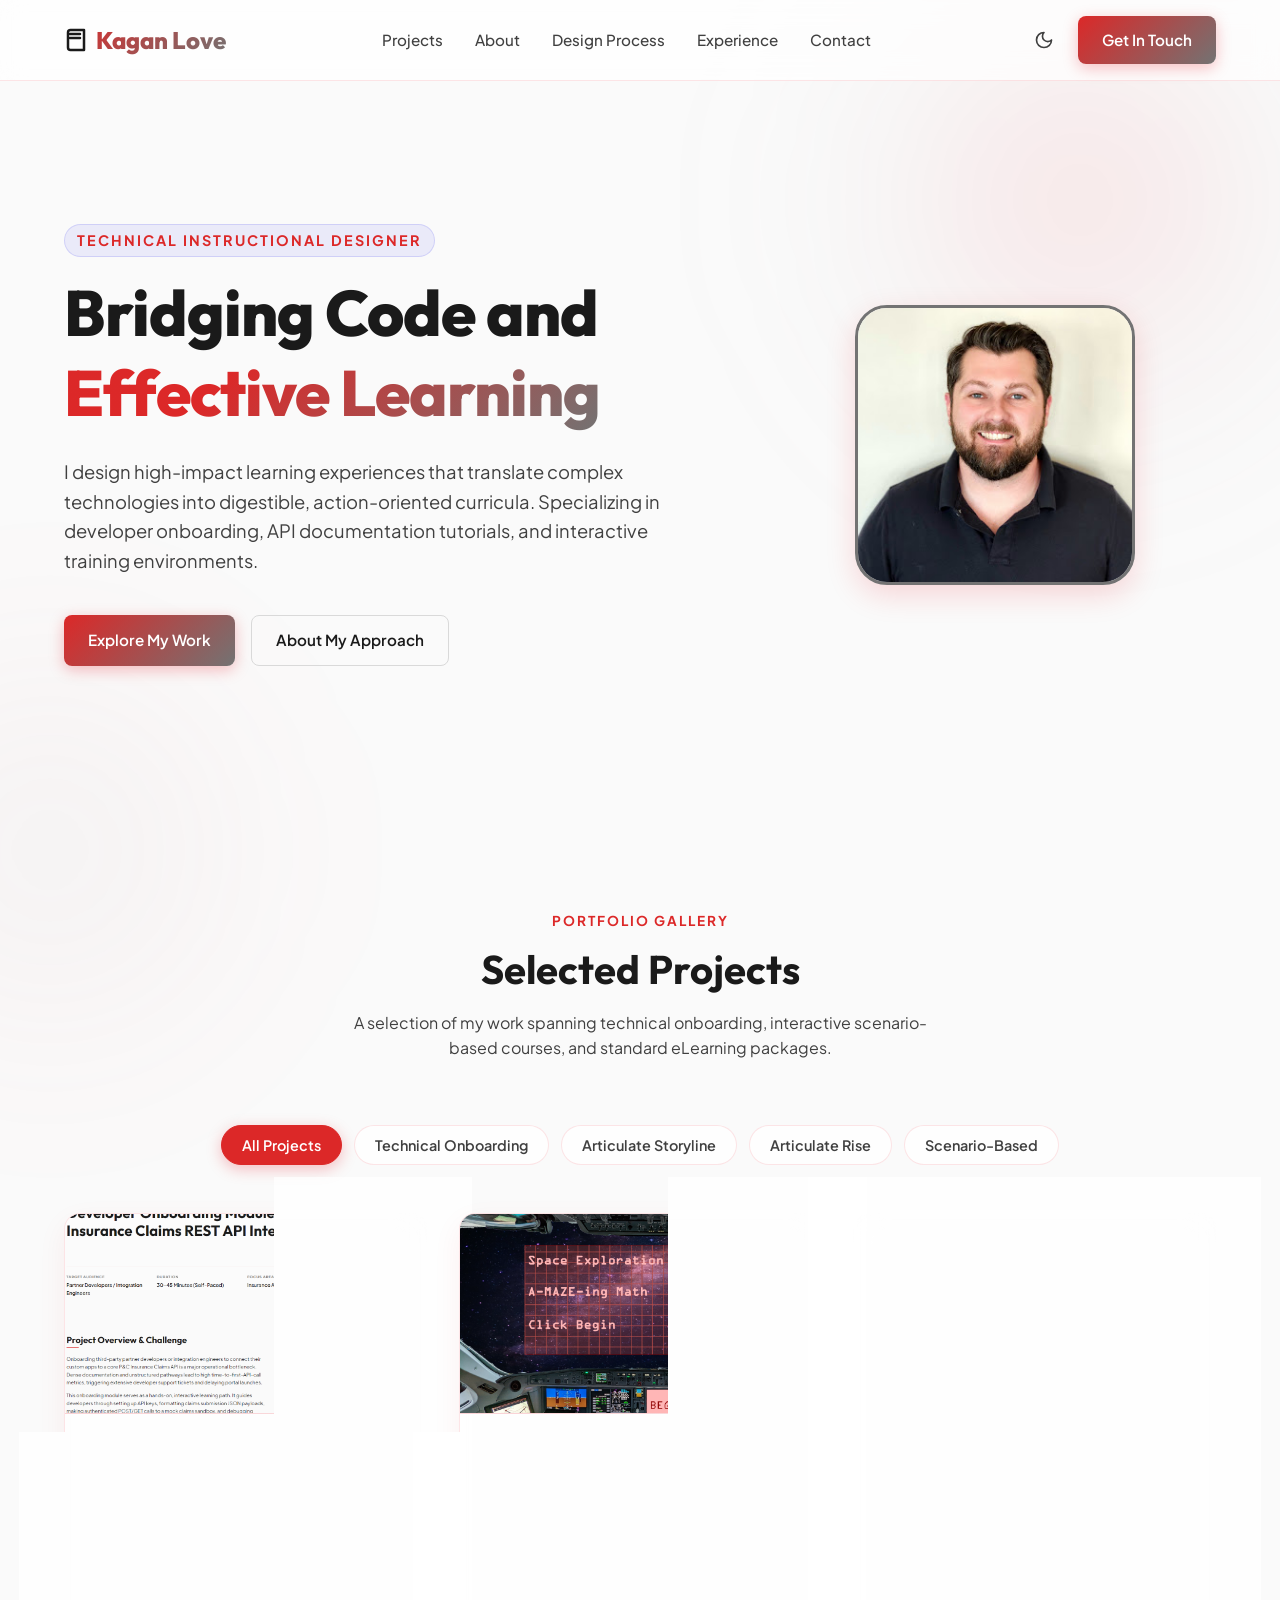
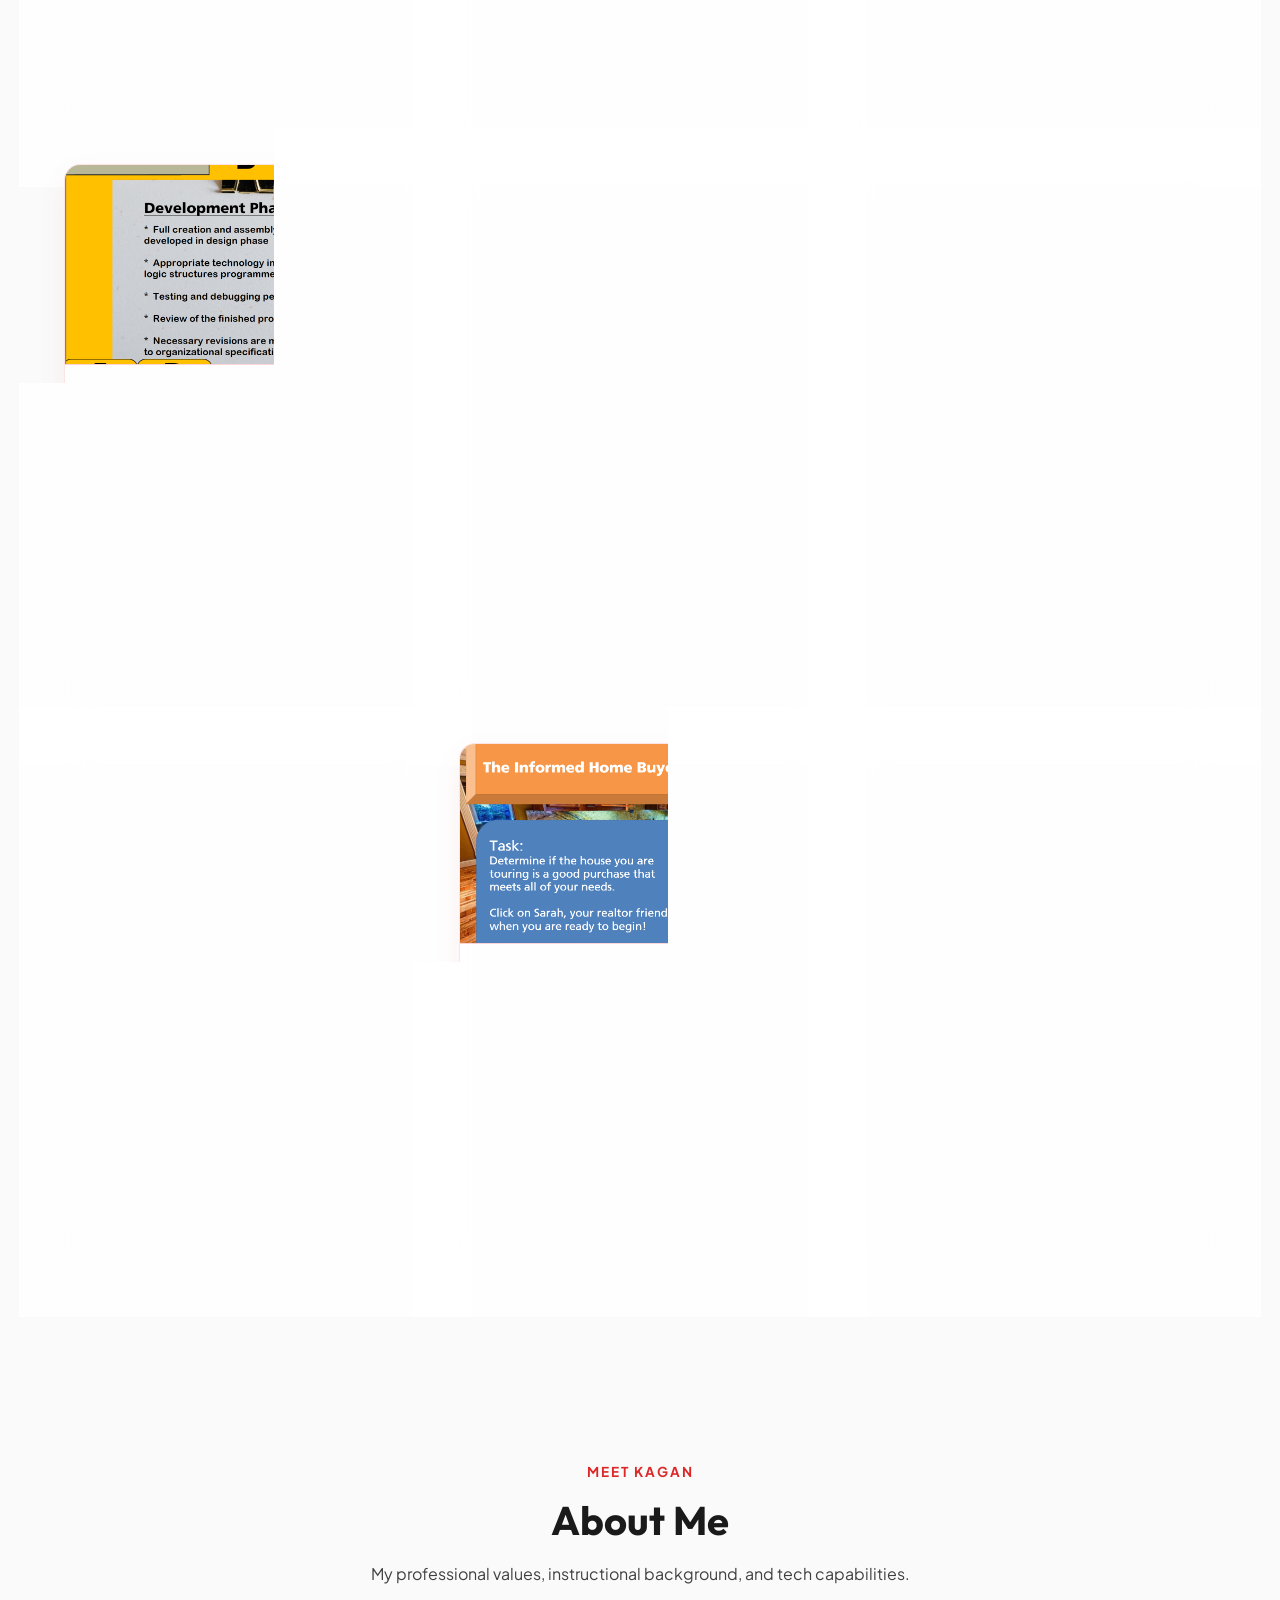
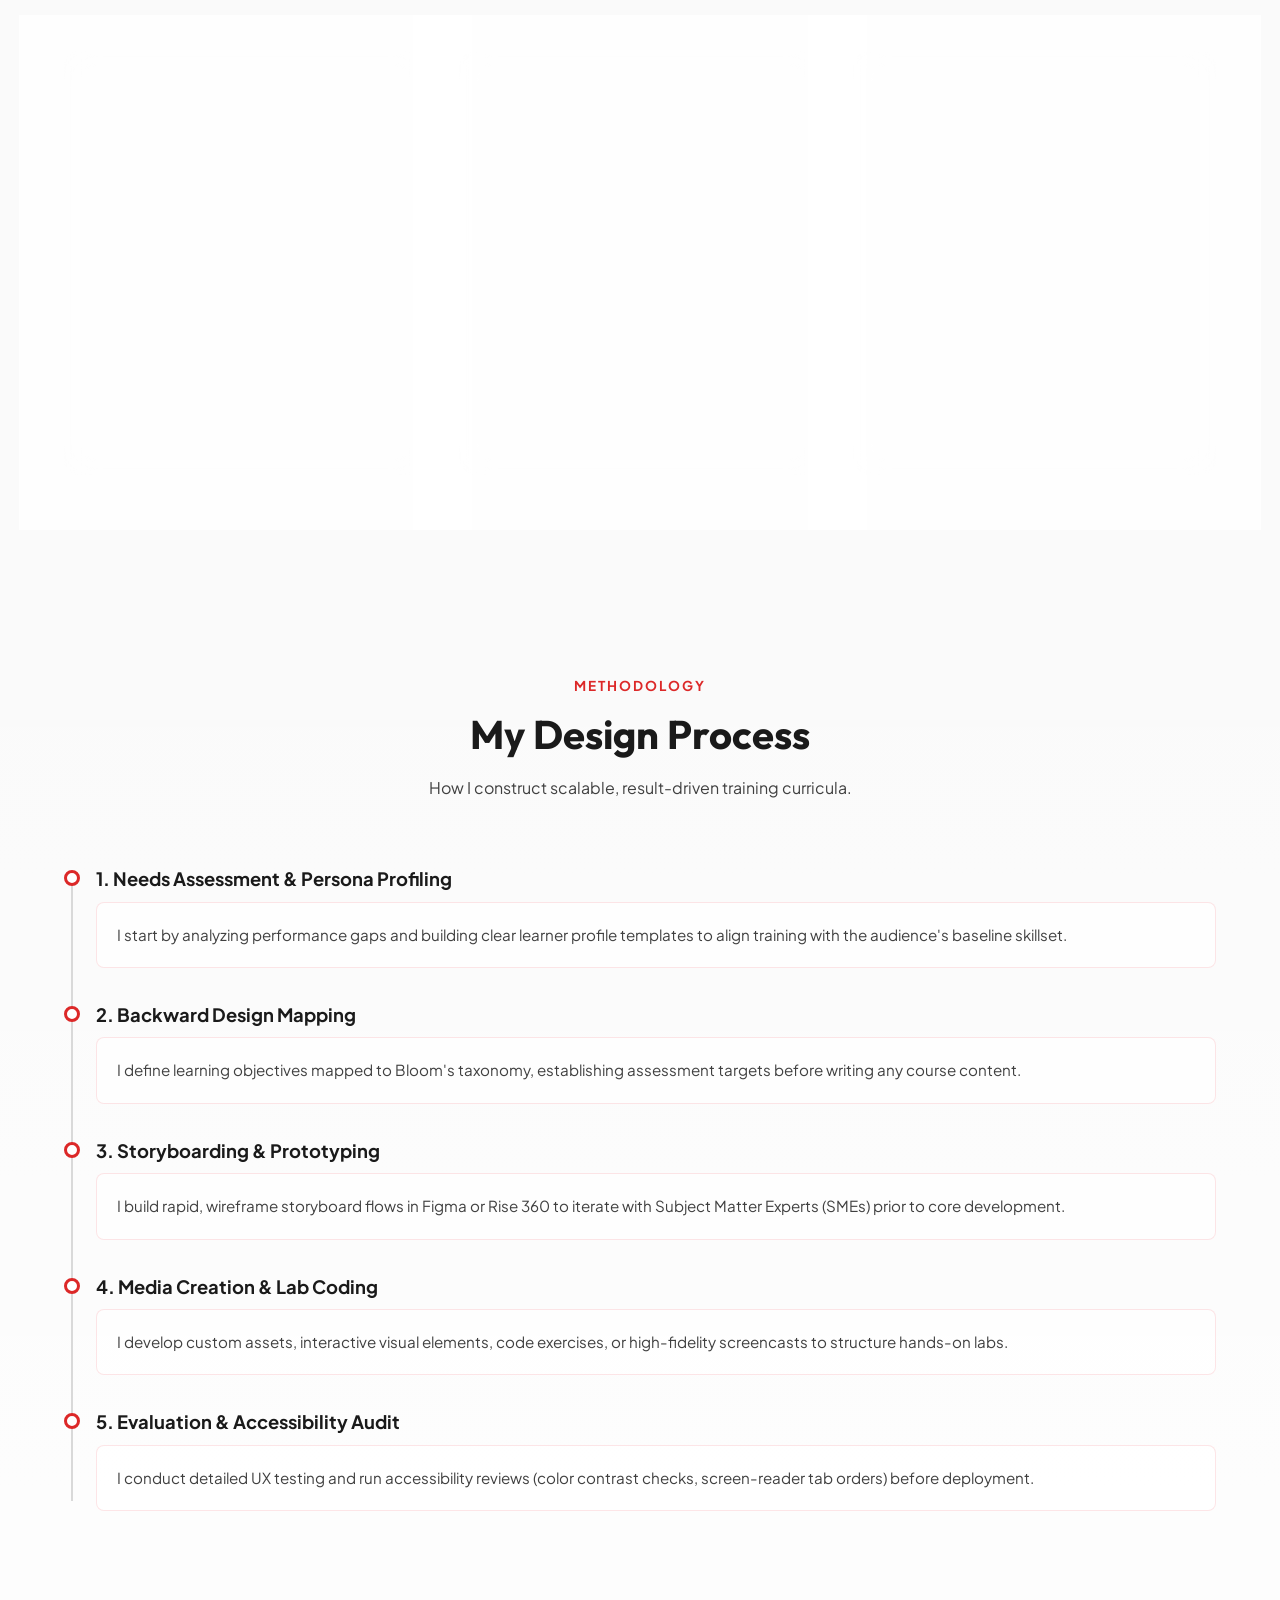
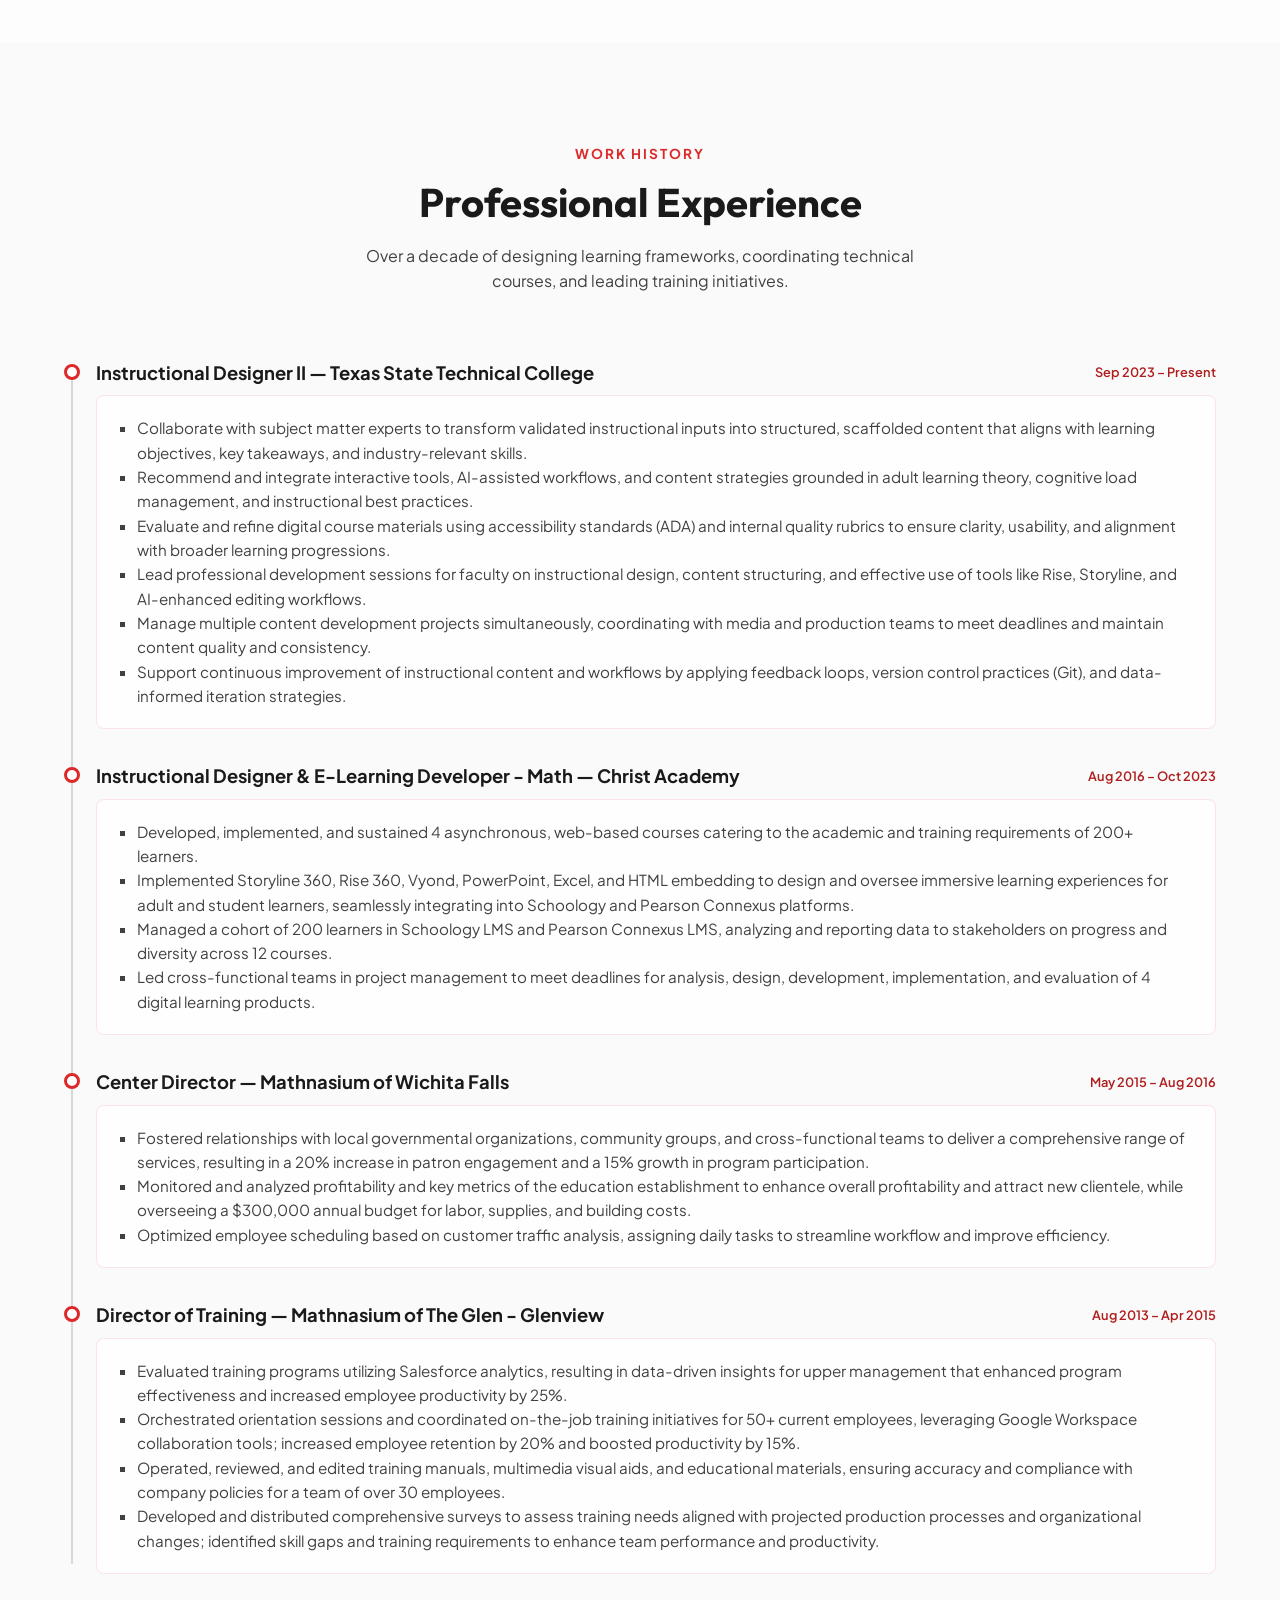
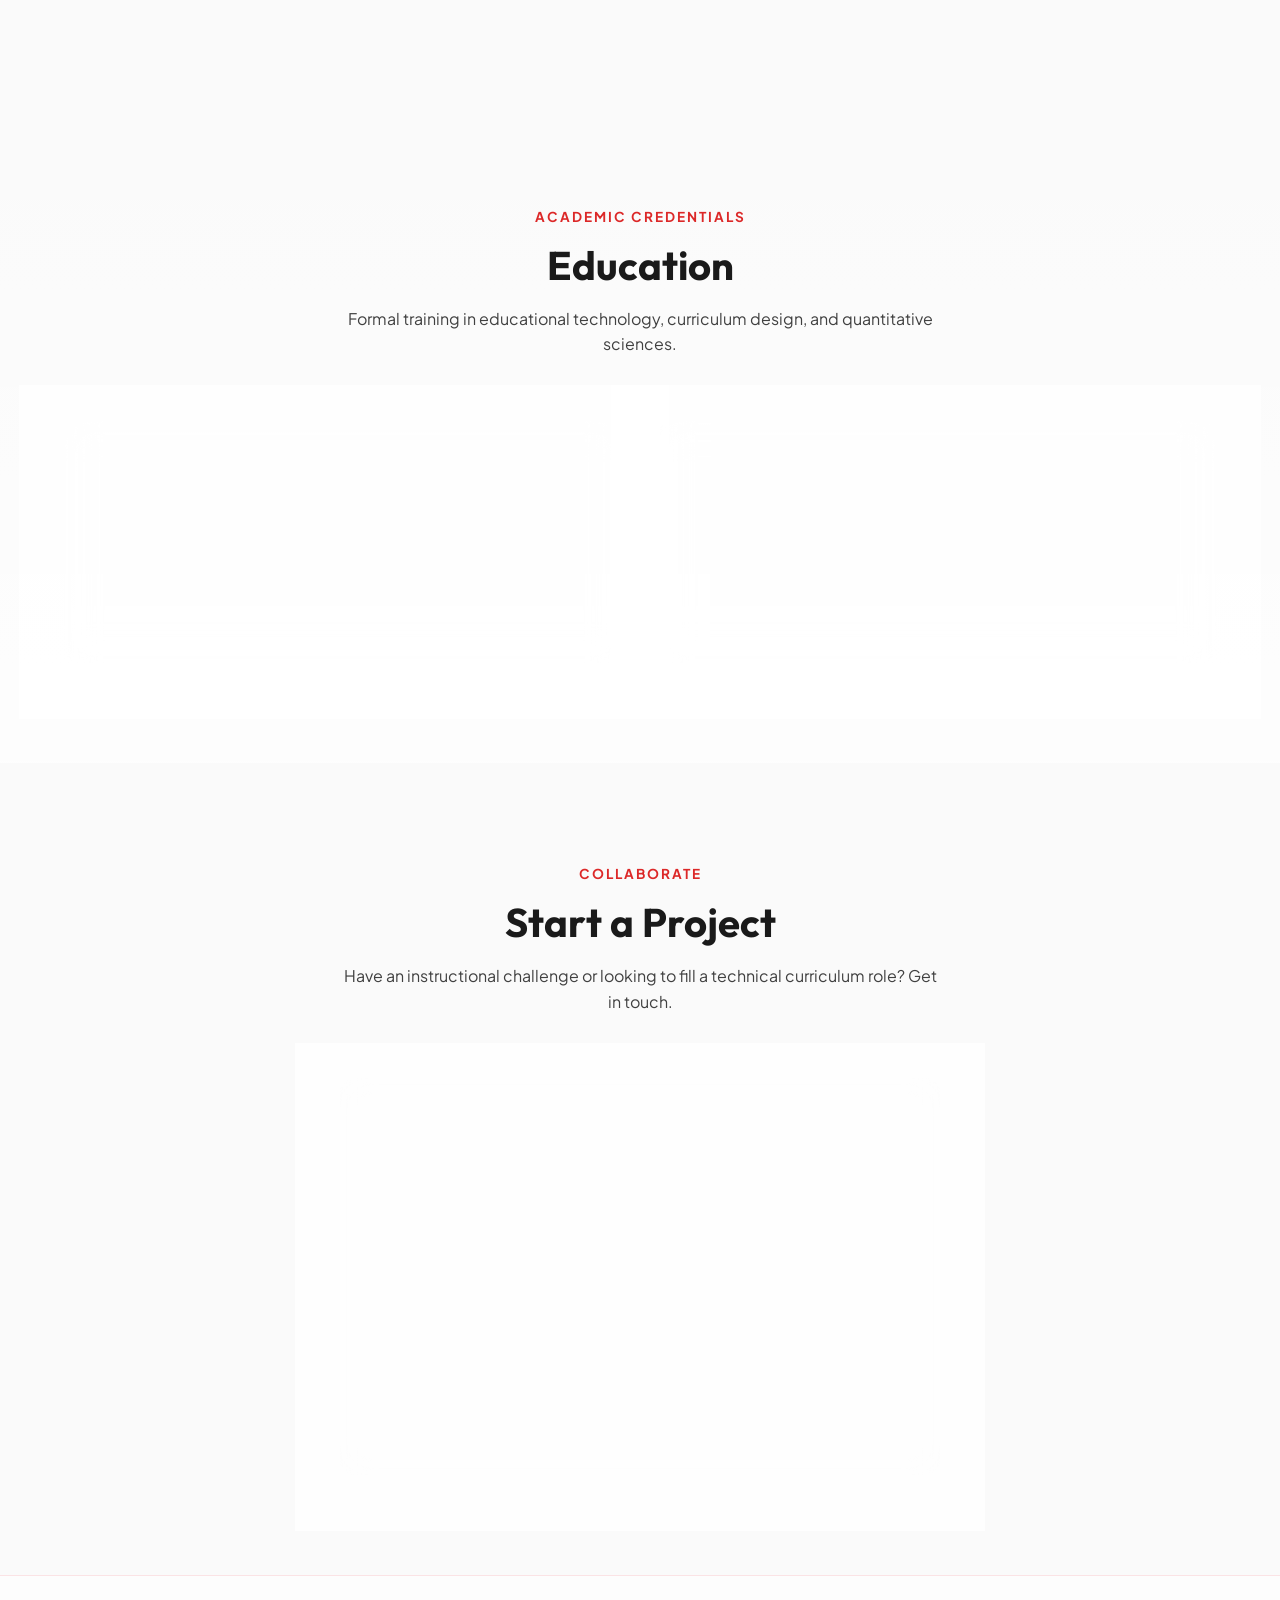
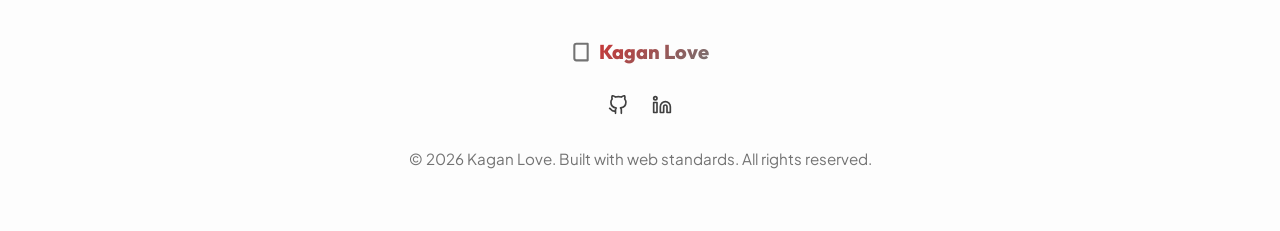
<file: index.html>
<!DOCTYPE html>
<html lang="en">
<head>
    <meta charset="UTF-8">
    <meta name="viewport" content="width=device-width, initial-scale=1.0">
    <title>Kagan Love | Technical Instructional Designer Portfolio</title>
    <meta name="description" content="Professional portfolio of Kagan Love, Technical Instructional Designer. Showcasing developer onboarding, software guides, and interactive eLearning experiences.">
    <link rel="stylesheet" href="css/styles.css">
</head>
<body>
    <div class="bg-glow"></div>
    <div class="bg-glow-left"></div>

    <!-- Header & Navigation -->
    <header id="main-header">
        <div class="container nav-container">
            <a href="#" class="logo" id="header-logo">
                <svg width="24" height="24" viewBox="0 0 24 24" fill="none" stroke="currentColor" stroke-width="2.5" stroke-linecap="round" stroke-linejoin="round"><path d="M4 19.5v-15A2.5 2.5 0 0 1 6.5 2H20v20H6.5a2.5 2.5 0 0 1-2.5-2.5Z"></path><path d="M6 6h10"></path><path d="M6 10h10"></path></svg>
                <span>Kagan Love</span>
            </a>
            <nav>
                <ul class="nav-links">
                    <li><a href="#projects" class="nav-link">Projects</a></li>
                    <li><a href="#about" class="nav-link">About</a></li>
                    <li><a href="#process" class="nav-link">Design Process</a></li>
                    <li><a href="#experience" class="nav-link">Experience</a></li>
                    <li><a href="#contact" class="nav-link">Contact</a></li>
                </ul>
            </nav>
            <div class="nav-actions">
                <button class="theme-toggle" id="theme-toggle-btn" aria-label="Toggle Theme">
                    <!-- Sun Icon (default for dark theme to toggle to light) -->
                    <svg id="theme-icon-sun" width="20" height="20" viewBox="0 0 24 24" fill="none" stroke="currentColor" stroke-width="2" stroke-linecap="round" stroke-linejoin="round" style="display: block;"><circle cx="12" cy="12" r="4"></circle><path d="M12 2v2"></path><path d="M12 20v2"></path><path d="M4.93 4.93l1.41 1.41"></path><path d="M17.66 17.66l1.41 1.41"></path><path d="M2 12h2"></path><path d="M20 12h2"></path><path d="M6.34 17.66l-1.41 1.41"></path><path d="M19.07 4.93l-1.41 1.41"></path></svg>
                    <!-- Moon Icon -->
                    <svg id="theme-icon-moon" width="20" height="20" viewBox="0 0 24 24" fill="none" stroke="currentColor" stroke-width="2" stroke-linecap="round" stroke-linejoin="round" style="display: none;"><path d="M12 3a6 6 0 0 0 9 9 9 9 0 1 1-9-9Z"></path></svg>
                </button>
                <a href="#contact" class="btn btn-primary" id="cta-header-btn">Get In Touch</a>
            </div>
        </div>
    </header>

    <!-- Hero Section -->
    <section class="hero">
        <div class="container hero-grid">
            <div class="hero-content">
                <span class="hero-subtitle">Technical Instructional Designer</span>
                <h1 class="hero-title" id="main-title">Bridging Code and <span>Effective Learning</span></h1>
                <p class="hero-description">
                    I design high-impact learning experiences that translate complex technologies into digestible, action-oriented curricula. Specializing in developer onboarding, API documentation tutorials, and interactive training environments.
                </p>
                <div class="hero-ctas">
                    <a href="#projects" class="btn btn-primary" id="cta-hero-primary">Explore My Work</a>
                    <a href="#about" class="btn btn-secondary" id="cta-hero-secondary">About My Approach</a>
                </div>
            </div>
            <div class="hero-visual">
                <img src="./images/photo.jpg" alt="Kagan Love" class="hero-profile-photo">
            </div>
        </div>
    </section>

    <!-- Projects Section -->
    <section class="section" id="projects">
        <div class="container">
            <div class="section-header">
                <span class="section-subtitle">Portfolio Gallery</span>
                <h2 class="section-title">Selected Projects</h2>
                <p class="section-desc">A selection of my work spanning technical onboarding, interactive scenario-based courses, and standard eLearning packages.</p>
            </div>

            <!-- Filters -->
            <div class="filter-tabs">
                <button class="filter-tab active" data-filter="all" id="filter-all">All Projects</button>
                <button class="filter-tab" data-filter="technical" id="filter-tech">Technical Onboarding</button>
                <button class="filter-tab" data-filter="storyline" id="filter-storyline">Articulate Storyline</button>
                <button class="filter-tab" data-filter="rise" id="filter-rise">Articulate Rise</button>
                <button class="filter-tab" data-filter="scenario" id="filter-scenario">Scenario-Based</button>
            </div>

            <!-- Projects Grid -->
            <div class="projects-grid" id="portfolio-grid">
                <!-- Flagship Case Study -->
                <div class="project-card glass-card" data-category="technical" id="card-rest-api">
                    <a href="projects/developer-onboarding.html" class="project-thumbnail-link">
                        <div class="project-thumbnail">
                            <img src="images/DeveloperOnboardingPic.png" alt="Developer Onboarding Course Screenshot" class="project-thumb-img">
                        </div>
                    </a>
                    <div class="project-content">
                        <span class="project-tag">Interactive Case Study</span>
                        <h3 class="project-title">REST API: Claims Intake</h3>
                        <p class="project-desc">A comprehensive self-paced onboarding module built to train integration engineers on connecting to a P&C Insurance Claims REST API, complete with interactive code panels and quizzes.</p>
                        <div class="project-meta">
                            <div class="project-metrics">
                                <span class="project-metric">
                                    <svg width="12" height="12" viewBox="0 0 24 24" fill="none" stroke="currentColor" stroke-width="2"><circle cx="12" cy="12" r="10"></circle><polyline points="12 6 12 12 16 14"></polyline></svg>
                                    35m
                                </span>
                                <span class="project-metric">
                                    <svg width="12" height="12" viewBox="0 0 24 24" fill="none" stroke="currentColor" stroke-width="2"><path d="M2 3h6a4 4 0 0 1 4 4v14a3 3 0 0 0-3-3H2z"></path><path d="M22 3h-6a4 4 0 0 0-4 4v14a3 3 0 0 1 3-3h7z"></path></svg>
                                    Technical
                                </span>
                            </div>
                            <a href="projects/developer-onboarding.html" class="project-link" id="link-rest-api">View Module <svg width="14" height="14" viewBox="0 0 24 24" fill="none" stroke="currentColor" stroke-width="2" stroke-linecap="round" stroke-linejoin="round"><line x1="5" y1="12" x2="19" y2="12"></line><polyline points="12 5 19 12 12 19"></polyline></svg></a>
                        </div>
                    </div>
                </div>

                <!-- A-MAZE-ing Math -->
                <div class="project-card glass-card" data-category="storyline" id="card-maze-math">
                    <a href="projects/amazing-math.html" class="project-thumbnail-link">
                        <div class="project-thumbnail">
                            <img src="images/AmazingMathPic.png" alt="A-MAZE-ing Math Course Screenshot" class="project-thumb-img">
                        </div>
                    </a>
                    <div class="project-content">
                        <span class="project-tag">Storyline eLearning</span>
                        <h3 class="project-title">A-MAZE-ing Math</h3>
                        <p class="project-desc">A gamified, interactive maze challenge developed to increase math fluency and student engagement through scaffolded problem-solving.</p>
                        <div class="project-meta">
                            <div class="project-metrics">
                                <span class="project-metric">
                                    <svg width="12" height="12" viewBox="0 0 24 24" fill="none" stroke="currentColor" stroke-width="2"><circle cx="12" cy="12" r="10"></circle><polyline points="12 6 12 12 16 14"></polyline></svg>
                                    25m
                                </span>
                                <span class="project-metric">
                                    <svg width="12" height="12" viewBox="0 0 24 24" fill="none" stroke="currentColor" stroke-width="2"><polygon points="12 2 15.09 8.26 22 9.27 17 14.14 18.18 21.02 12 17.77 5.82 21.02 7 14.14 2 9.27 8.91 8.26 12 2"></polygon></svg>
                                    Gamification
                                </span>
                            </div>
                            <a href="projects/amazing-math.html" class="project-link" id="link-maze-math">View Project <svg width="14" height="14" viewBox="0 0 24 24" fill="none" stroke="currentColor" stroke-width="2" stroke-linecap="round" stroke-linejoin="round"><line x1="5" y1="12" x2="19" y2="12"></line><polyline points="12 5 19 12 12 19"></polyline></svg></a>
                        </div>
                    </div>
                </div>

                <!-- Action Map -->
                <div class="project-card glass-card" data-category="storyline" id="card-action-map">
                    <a href="projects/action-map.html" class="project-thumbnail-link">
                        <div class="project-thumbnail">
                            <img src="images/ActionMapPic.png" alt="Action Map Module Screenshot" class="project-thumb-img">
                        </div>
                    </a>
                    <div class="project-content">
                        <span class="project-tag">Storyline eLearning</span>
                        <h3 class="project-title">Action Map Module</h3>
                        <p class="project-desc">Interactive mapping exercise structured to train designers on Cathy Moore's Action Mapping methodology to focus training on real-world business activities.</p>
                        <div class="project-meta">
                            <div class="project-metrics">
                                <span class="project-metric">
                                    <svg width="12" height="12" viewBox="0 0 24 24" fill="none" stroke="currentColor" stroke-width="2"><circle cx="12" cy="12" r="10"></circle><polyline points="12 6 12 12 16 14"></polyline></svg>
                                    15m
                                </span>
                                <span class="project-metric">
                                    <svg width="12" height="12" viewBox="0 0 24 24" fill="none" stroke="currentColor" stroke-width="2"><polygon points="12 2 15.09 8.26 22 9.27 17 14.14 18.18 21.02 12 17.77 5.82 21.02 7 14.14 2 9.27 8.91 8.26 12 2"></polygon></svg>
                                    Interactive
                                </span>
                            </div>
                            <a href="projects/action-map.html" class="project-link" id="link-action-map">View Project <svg width="14" height="14" viewBox="0 0 24 24" fill="none" stroke="currentColor" stroke-width="2" stroke-linecap="round" stroke-linejoin="round"><line x1="5" y1="12" x2="19" y2="12"></line><polyline points="12 5 19 12 12 19"></polyline></svg></a>
                        </div>
                    </div>
                </div>

                <!-- ADDIE Method -->
                <div class="project-card glass-card" data-category="storyline" id="card-addie">
                    <a href="projects/addie-method.html" class="project-thumbnail-link">
                        <div class="project-thumbnail">
                            <img src="images/ADDIEPic.png" alt="ADDIE Method Course Screenshot" class="project-thumb-img">
                        </div>
                    </a>
                    <div class="project-content">
                        <span class="project-tag">Storyline eLearning</span>
                        <h3 class="project-title">ADDIE Method Walkthrough</h3>
                        <p class="project-desc">A step-by-step instructional training package outlining the core phases of the ADDIE design workflow: Analyze, Design, Develop, Implement, and Evaluate.</p>
                        <div class="project-meta">
                            <div class="project-metrics">
                                <span class="project-metric">
                                    <svg width="12" height="12" viewBox="0 0 24 24" fill="none" stroke="currentColor" stroke-width="2"><circle cx="12" cy="12" r="10"></circle><polyline points="12 6 12 12 16 14"></polyline></svg>
                                    20m
                                </span>
                                <span class="project-metric">
                                    <svg width="12" height="12" viewBox="0 0 24 24" fill="none" stroke="currentColor" stroke-width="2"><circle cx="18" cy="5" r="3"></circle><circle cx="6" cy="12" r="3"></circle><circle cx="18" cy="19" r="3"></circle><line x1="8.59" y1="13.51" x2="15.42" y2="17.49"></line><line x1="15.41" y1="6.51" x2="8.59" y2="10.49"></line></svg>
                                    Framework
                                </span>
                            </div>
                            <a href="projects/addie-method.html" class="project-link" id="link-addie">View Project <svg width="14" height="14" viewBox="0 0 24 24" fill="none" stroke="currentColor" stroke-width="2" stroke-linecap="round" stroke-linejoin="round"><line x1="5" y1="12" x2="19" y2="12"></line><polyline points="12 5 19 12 12 19"></polyline></svg></a>
                        </div>
                    </div>
                </div>

                <!-- Angle Measures in the Unit Circle -->
                <div class="project-card glass-card" data-category="rise" id="card-unit-circle">
                    <a href="projects/unit-circle.html" class="project-thumbnail-link">
                        <div class="project-thumbnail">
                            <img src="images/AngleMeasuresPic.png" alt="Angle Measures Screenshot" class="project-thumb-img">
                        </div>
                    </a>
                    <div class="project-content">
                        <span class="project-tag">Rise eLearning</span>
                        <h3 class="project-title">Unit Circle Angle Measures</h3>
                        <p class="project-desc">A technical, fully responsive learning asset mapping degree-to-radian measurements and coordinates inside the mathematical Unit Circle.</p>
                        <div class="project-meta">
                            <div class="project-metrics">
                                <span class="project-metric">
                                    <svg width="12" height="12" viewBox="0 0 24 24" fill="none" stroke="currentColor" stroke-width="2"><circle cx="12" cy="12" r="10"></circle><polyline points="12 6 12 12 16 14"></polyline></svg>
                                    15m
                                </span>
                                <span class="project-metric">
                                    <svg width="12" height="12" viewBox="0 0 24 24" fill="none" stroke="currentColor" stroke-width="2"><polyline points="4 17 10 11 16 17 20 9"></polyline></svg>
                                    Mathematics
                                </span>
                            </div>
                            <a href="projects/unit-circle.html" class="project-link" id="link-unit-circle">View Project <svg width="14" height="14" viewBox="0 0 24 24" fill="none" stroke="currentColor" stroke-width="2" stroke-linecap="round" stroke-linejoin="round"><line x1="5" y1="12" x2="19" y2="12"></line><polyline points="12 5 19 12 12 19"></polyline></svg></a>
                        </div>
                    </div>
                </div>

                <!-- CBSG Program - Christ Counseling -->
                <div class="project-card glass-card" data-category="storyline" id="card-cbsg-counseling">
                    <a href="projects/cbsg-counseling.html" class="project-thumbnail-link">
                        <div class="project-thumbnail">
                            <img src="images/ChristCounselingPic.png" alt="Christ Counseling Onboarding Screenshot" class="project-thumb-img">
                        </div>
                    </a>
                    <div class="project-content">
                        <span class="project-tag">Interactive Map</span>
                        <h3 class="project-title">Christ Counseling: Feelings Map</h3>
                        <p class="project-desc">An interactive mapping tool designed for Christ Counseling Ministry (CCM) to help users navigate complex emotional states and access psychological and scriptural affirming statements.</p>
                        <div class="project-meta">
                            <div class="project-metrics">
                                <span class="project-metric">
                                    <svg width="12" height="12" viewBox="0 0 24 24" fill="none" stroke="currentColor" stroke-width="2"><circle cx="12" cy="12" r="10"></circle><polyline points="12 6 12 12 16 14"></polyline></svg>
                                    Self-Paced
                                </span>
                                <span class="project-metric">
                                    <svg width="12" height="12" viewBox="0 0 24 24" fill="none" stroke="currentColor" stroke-width="2"><path d="M21 15a2 2 0 0 1-2 2H7l-4 4V5a2 2 0 0 1 2-2h14a2 2 0 0 1 2 2z"></path></svg>
                                    Mental Health
                                </span>
                            </div>
                            <a href="projects/cbsg-counseling.html" class="project-link" id="link-cbsg-counseling">View Project <svg width="14" height="14" viewBox="0 0 24 24" fill="none" stroke="currentColor" stroke-width="2" stroke-linecap="round" stroke-linejoin="round"><line x1="5" y1="12" x2="19" y2="12"></line><polyline points="12 5 19 12 12 19"></polyline></svg></a>
                        </div>
                    </div>
                </div>

                <!-- Cosine Raw -->
                <div class="project-card glass-card" data-category="rise" id="card-cosine-raw">
                    <a href="projects/cosine-wave.html" class="project-thumbnail-link">
                        <div class="project-thumbnail">
                            <img src="images/CosinePic.png" alt="Cosine Wave Simulation Screenshot" class="project-thumb-img">
                        </div>
                    </a>
                    <div class="project-content">
                        <span class="project-tag">Rise eLearning</span>
                        <h3 class="project-title">Cosine Wave functions</h3>
                        <p class="project-desc">Interactive physics and mathematics walkthrough illustrating waves, wave amplitudes, phase angles, and vertical shifts.</p>
                        <div class="project-meta">
                            <div class="project-metrics">
                                <span class="project-metric">
                                    <svg width="12" height="12" viewBox="0 0 24 24" fill="none" stroke="currentColor" stroke-width="2"><circle cx="12" cy="12" r="10"></circle><polyline points="12 6 12 12 16 14"></polyline></svg>
                                    15m
                                </span>
                                <span class="project-metric">
                                    <svg width="12" height="12" viewBox="0 0 24 24" fill="none" stroke="currentColor" stroke-width="2"><polyline points="4 17 10 11 16 17 20 9"></polyline></svg>
                                    Physics
                                </span>
                            </div>
                            <a href="projects/cosine-wave.html" class="project-link" id="link-cosine-raw">View Project <svg width="14" height="14" viewBox="0 0 24 24" fill="none" stroke="currentColor" stroke-width="2" stroke-linecap="round" stroke-linejoin="round"><line x1="5" y1="12" x2="19" y2="12"></line><polyline points="12 5 19 12 12 19"></polyline></svg></a>
                        </div>
                    </div>
                </div>

                <!-- Home Buyer -->
                <div class="project-card glass-card" data-category="scenario" id="card-home-buyer">
                    <a href="projects/home-buyer.html" class="project-thumbnail-link">
                        <div class="project-thumbnail">
                            <img src="images/HomeBuyerPic.png" alt="Home Buyer Roadmap Screenshot" class="project-thumb-img">
                        </div>
                    </a>
                    <div class="project-content">
                        <span class="project-tag">3D Spatial Simulation</span>
                        <h3 class="project-title">Home Buyer: 3D Exploration</h3>
                        <p class="project-desc">An interactive 3D virtual environment built in Storyline that lets learners maneuver through rooms, inspecting features to identify positive and negative buying indicators.</p>
                        <div class="project-meta">
                            <div class="project-metrics">
                                <span class="project-metric">
                                    <svg width="12" height="12" viewBox="0 0 24 24" fill="none" stroke="currentColor" stroke-width="2"><circle cx="12" cy="12" r="10"></circle><polyline points="12 6 12 12 16 14"></polyline></svg>
                                    20m
                                </span>
                                <span class="project-metric">
                                    <svg width="12" height="12" viewBox="0 0 24 24" fill="none" stroke="currentColor" stroke-width="2"><path d="M12 1v22"></path><path d="M17 5H9.5a3.5 3.5 0 0 0 0 7h5a3.5 3.5 0 0 1 0 7H6"></path></svg>
                                    Spatial Audit
                                </span>
                            </div>
                            <a href="projects/home-buyer.html" class="project-link" id="link-home-buyer">View Project <svg width="14" height="14" viewBox="0 0 24 24" fill="none" stroke="currentColor" stroke-width="2" stroke-linecap="round" stroke-linejoin="round"><line x1="5" y1="12" x2="19" y2="12"></line><polyline points="12 5 19 12 12 19"></polyline></svg></a>
                        </div>
                    </div>
                </div>

                <!-- Periodic Data -->
                <div class="project-card glass-card" data-category="rise" id="card-periodic-data">
                    <a href="projects/periodic-data.html" class="project-thumbnail-link">
                        <div class="project-thumbnail">
                            <img src="images/PeriodicDataPic.png" alt="Periodic Data Modeling Screenshot" class="project-thumb-img">
                        </div>
                    </a>
                    <div class="project-content">
                        <span class="project-tag">Rise eLearning</span>
                        <h3 class="project-title">Modeling Periodic Data</h3>
                        <p class="project-desc">A detailed curriculum unit demonstrating how periodic structures (seasons, tides, wave frequencies) are translated into mathematical models.</p>
                        <div class="project-meta">
                            <div class="project-metrics">
                                <span class="project-metric">
                                    <svg width="12" height="12" viewBox="0 0 24 24" fill="none" stroke="currentColor" stroke-width="2"><circle cx="12" cy="12" r="10"></circle><polyline points="12 6 12 12 16 14"></polyline></svg>
                                    15m
                                </span>
                                <span class="project-metric">
                                    <svg width="12" height="12" viewBox="0 0 24 24" fill="none" stroke="currentColor" stroke-width="2"><polyline points="4 17 10 11 16 17 20 9"></polyline></svg>
                                    Mathematics
                                </span>
                            </div>
                            <a href="projects/periodic-data.html" class="project-link" id="link-periodic-data">View Project <svg width="14" height="14" viewBox="0 0 24 24" fill="none" stroke="currentColor" stroke-width="2" stroke-linecap="round" stroke-linejoin="round"><line x1="5" y1="12" x2="19" y2="12"></line><polyline points="12 5 19 12 12 19"></polyline></svg></a>
                        </div>
                    </div>
                </div>
            </div>
        </div>
    </section>

    <!-- About Section -->
    <section class="section" id="about">
        <div class="container">
            <div class="section-header">
                <span class="section-subtitle">Meet Kagan</span>
                <h2 class="section-title">About Me</h2>
                <p class="section-desc">My professional values, instructional background, and tech capabilities.</p>
            </div>

            <div class="skills-grid">
                <!-- Core Bio -->
                <div class="glass-card" id="about-card-bio">
                    <h3 class="skill-category-title">
                        <svg viewBox="0 0 24 24" fill="none" stroke="currentColor" stroke-width="2" stroke-linecap="round" stroke-linejoin="round"><path d="M19 21v-2a4 4 0 0 0-4-4H9a4 4 0 0 0-4 4v2"></path><circle cx="12" cy="7" r="4"></circle></svg>
                        Professional Bio
                    </h3>
                    <p style="font-size: 0.95rem; color: hsl(var(--text-secondary-hsl)); margin-bottom: 16px;">
                        Instructional Designer and eLearning Developer with 10+ years of experience creating adult learning solutions and digital learning experiences for complex subject matter and diverse learner populations.
                    </p>
                    <p style="font-size: 0.95rem; color: hsl(var(--text-secondary-hsl));">
                        Skilled in end-to-end learning design, learning strategy, stakeholder collaboration, and workflow-aligned learning that supports performance, usability, and measurable outcomes.
                    </p>
                </div>

                <!-- Tools & Capabilities -->
                <div class="glass-card" id="about-card-tools">
                    <h3 class="skill-category-title">
                        <svg viewBox="0 0 24 24" fill="none" stroke="currentColor" stroke-width="2" stroke-linecap="round" stroke-linejoin="round"><polygon points="6 2 18 2 18 6 6 6 6 2"></polygon><rect width="18" height="14" x="3" y="6" rx="2"></rect></svg>
                        Authoring & Tools
                    </h3>
                    <ul class="skill-list">
                        <li class="skill-tag">Articulate Storyline 360</li>
                        <li class="skill-tag">Articulate Rise 360</li>
                        <li class="skill-tag">Vyond</li>
                        <li class="skill-tag">Canva</li>
                        <li class="skill-tag">Adobe Creative Cloud</li>
                        <li class="skill-tag">Canvas LMS</li>
                        <li class="skill-tag">ChatGPT / Claude / Gemini</li>
                        <li class="skill-tag">VS Code</li>
                    </ul>
                </div>

                <!-- Tech Skills -->
                <div class="glass-card" id="about-card-tech">
                    <h3 class="skill-category-title">
                        <svg viewBox="0 0 24 24" fill="none" stroke="currentColor" stroke-width="2" stroke-linecap="round" stroke-linejoin="round"><polyline points="16 18 22 12 16 6"></polyline><polyline points="8 6 2 12 8 18"></polyline></svg>
                        Technical Proficiencies
                    </h3>
                    <ul class="skill-list">
                        <li class="skill-tag">REST APIs</li>
                        <li class="skill-tag">HTML5 / CSS3 / JS</li>
                        <li class="skill-tag">Java / Python</li>
                        <li class="skill-tag">Git / GitHub</li>
                        <li class="skill-tag">Prompt Engineering</li>
                        <li class="skill-tag">Data Analysis</li>
                        <li class="skill-tag">LMS Administration</li>
                    </ul>
                </div>
            </div>
        </div>
    </section>

    <!-- Design Process Section -->
    <section class="section" id="process" style="background: linear-gradient(180deg, transparent 0%, var(--glass-bg) 100%);">
        <div class="container">
            <div class="section-header">
                <span class="section-subtitle">Methodology</span>
                <h2 class="section-title">My Design Process</h2>
                <p class="section-desc">How I construct scalable, result-driven training curricula.</p>
            </div>

            <div class="timeline" id="design-process-timeline">
                <div class="timeline-item">
                    <div class="timeline-marker"></div>
                    <div class="timeline-item-title">
                        <span>1. Needs Assessment & Persona Profiling</span>
                    </div>
                    <div class="timeline-card">
                        <p style="font-size: 0.95rem; color: hsl(var(--text-secondary-hsl));">
                            I start by analyzing performance gaps and building clear learner profile templates to align training with the audience's baseline skillset.
                        </p>
                    </div>
                </div>

                <div class="timeline-item">
                    <div class="timeline-marker"></div>
                    <div class="timeline-item-title">
                        <span>2. Backward Design Mapping</span>
                    </div>
                    <div class="timeline-card">
                        <p style="font-size: 0.95rem; color: hsl(var(--text-secondary-hsl));">
                            I define learning objectives mapped to Bloom's taxonomy, establishing assessment targets before writing any course content.
                        </p>
                    </div>
                </div>

                <div class="timeline-item">
                    <div class="timeline-marker"></div>
                    <div class="timeline-item-title">
                        <span>3. Storyboarding & Prototyping</span>
                    </div>
                    <div class="timeline-card">
                        <p style="font-size: 0.95rem; color: hsl(var(--text-secondary-hsl));">
                            I build rapid, wireframe storyboard flows in Figma or Rise 360 to iterate with Subject Matter Experts (SMEs) prior to core development.
                        </p>
                    </div>
                </div>

                <div class="timeline-item">
                    <div class="timeline-marker"></div>
                    <div class="timeline-item-title">
                        <span>4. Media Creation & Lab Coding</span>
                    </div>
                    <div class="timeline-card">
                        <p style="font-size: 0.95rem; color: hsl(var(--text-secondary-hsl));">
                            I develop custom assets, interactive visual elements, code exercises, or high-fidelity screencasts to structure hands-on labs.
                        </p>
                    </div>
                </div>

                <div class="timeline-item">
                    <div class="timeline-marker"></div>
                    <div class="timeline-item-title">
                        <span>5. Evaluation & Accessibility Audit</span>
                    </div>
                    <div class="timeline-card">
                        <p style="font-size: 0.95rem; color: hsl(var(--text-secondary-hsl));">
                            I conduct detailed UX testing and run accessibility reviews (color contrast checks, screen-reader tab orders) before deployment.
                        </p>
                    </div>
                </div>
            </div>
        </div>
    </section>

    <!-- Experience Section -->
    <section class="section" id="experience">
        <div class="container">
            <div class="section-header">
                <span class="section-subtitle">Work History</span>
                <h2 class="section-title">Professional Experience</h2>
                <p class="section-desc">Over a decade of designing learning frameworks, coordinating technical courses, and leading training initiatives.</p>
            </div>

            <div class="timeline">
                <div class="timeline-item">
                    <div class="timeline-marker"></div>
                    <div class="timeline-item-title">
                        <span>Instructional Designer II &mdash; Texas State Technical College</span>
                        <span class="timeline-duration">Sep 2023 &ndash; Present</span>
                    </div>
                    <div class="timeline-card">
                        <ul style="padding-left: 20px; font-size: 0.95rem; color: hsl(var(--text-secondary-hsl)); line-height: 1.6; list-style-type: square;">
                            <li>Collaborate with subject matter experts to transform validated instructional inputs into structured, scaffolded content that aligns with learning objectives, key takeaways, and industry-relevant skills.</li>
                            <li>Recommend and integrate interactive tools, AI-assisted workflows, and content strategies grounded in adult learning theory, cognitive load management, and instructional best practices.</li>
                            <li>Evaluate and refine digital course materials using accessibility standards (ADA) and internal quality rubrics to ensure clarity, usability, and alignment with broader learning progressions.</li>
                            <li>Lead professional development sessions for faculty on instructional design, content structuring, and effective use of tools like Rise, Storyline, and AI-enhanced editing workflows.</li>
                            <li>Manage multiple content development projects simultaneously, coordinating with media and production teams to meet deadlines and maintain content quality and consistency.</li>
                            <li>Support continuous improvement of instructional content and workflows by applying feedback loops, version control practices (Git), and data-informed iteration strategies.</li>
                        </ul>
                    </div>
                </div>

                <div class="timeline-item">
                    <div class="timeline-marker"></div>
                    <div class="timeline-item-title">
                        <span>Instructional Designer &amp; E-Learning Developer - Math &mdash; Christ Academy</span>
                        <span class="timeline-duration">Aug 2016 &ndash; Oct 2023</span>
                    </div>
                    <div class="timeline-card">
                        <ul style="padding-left: 20px; font-size: 0.95rem; color: hsl(var(--text-secondary-hsl)); line-height: 1.6; list-style-type: square;">
                            <li>Developed, implemented, and sustained 4 asynchronous, web-based courses catering to the academic and training requirements of 200+ learners.</li>
                            <li>Implemented Storyline 360, Rise 360, Vyond, PowerPoint, Excel, and HTML embedding to design and oversee immersive learning experiences for adult and student learners, seamlessly integrating into Schoology and Pearson Connexus platforms.</li>
                            <li>Managed a cohort of 200 learners in Schoology LMS and Pearson Connexus LMS, analyzing and reporting data to stakeholders on progress and diversity across 12 courses.</li>
                            <li>Led cross-functional teams in project management to meet deadlines for analysis, design, development, implementation, and evaluation of 4 digital learning products.</li>
                        </ul>
                    </div>
                </div>

                <div class="timeline-item">
                    <div class="timeline-marker"></div>
                    <div class="timeline-item-title">
                        <span>Center Director &mdash; Mathnasium of Wichita Falls</span>
                        <span class="timeline-duration">May 2015 &ndash; Aug 2016</span>
                    </div>
                    <div class="timeline-card">
                        <ul style="padding-left: 20px; font-size: 0.95rem; color: hsl(var(--text-secondary-hsl)); line-height: 1.6; list-style-type: square;">
                            <li>Fostered relationships with local governmental organizations, community groups, and cross-functional teams to deliver a comprehensive range of services, resulting in a 20% increase in patron engagement and a 15% growth in program participation.</li>
                            <li>Monitored and analyzed profitability and key metrics of the education establishment to enhance overall profitability and attract new clientele, while overseeing a $300,000 annual budget for labor, supplies, and building costs.</li>
                            <li>Optimized employee scheduling based on customer traffic analysis, assigning daily tasks to streamline workflow and improve efficiency.</li>
                        </ul>
                    </div>
                </div>

                <div class="timeline-item">
                    <div class="timeline-marker"></div>
                    <div class="timeline-item-title">
                        <span>Director of Training &mdash; Mathnasium of The Glen - Glenview</span>
                        <span class="timeline-duration">Aug 2013 &ndash; Apr 2015</span>
                    </div>
                    <div class="timeline-card">
                        <ul style="padding-left: 20px; font-size: 0.95rem; color: hsl(var(--text-secondary-hsl)); line-height: 1.6; list-style-type: square;">
                            <li>Evaluated training programs utilizing Salesforce analytics, resulting in data-driven insights for upper management that enhanced program effectiveness and increased employee productivity by 25%.</li>
                            <li>Orchestrated orientation sessions and coordinated on-the-job training initiatives for 50+ current employees, leveraging Google Workspace collaboration tools; increased employee retention by 20% and boosted productivity by 15%.</li>
                            <li>Operated, reviewed, and edited training manuals, multimedia visual aids, and educational materials, ensuring accuracy and compliance with company policies for a team of over 30 employees.</li>
                            <li>Developed and distributed comprehensive surveys to assess training needs aligned with projected production processes and organizational changes; identified skill gaps and training requirements to enhance team performance and productivity.</li>
                        </ul>
                    </div>
                </div>
            </div>
        </div>
    </section>

    <!-- Education Section -->
    <section class="section" id="education" style="border-top: 1px solid var(--border-color-hsl); background: linear-gradient(180deg, transparent 0%, var(--glass-bg) 100%);">
        <div class="container">
            <div class="section-header">
                <span class="section-subtitle">Academic Credentials</span>
                <h2 class="section-title">Education</h2>
                <p class="section-desc">Formal training in educational technology, curriculum design, and quantitative sciences.</p>
            </div>

            <div class="skills-grid" style="grid-template-columns: repeat(auto-fit, minmax(320px, 1fr)); gap: 32px;">
                <div class="glass-card" style="display: flex; flex-direction: column; justify-content: space-between;">
                    <div>
                        <div style="display: flex; justify-content: space-between; align-items: flex-start; margin-bottom: 16px;">
                            <h3 style="font-size: 1.25rem; font-weight: 700; color: hsl(var(--text-primary-hsl));">Master of Education (M.Ed.)</h3>
                            <span style="font-size: 0.8rem; font-weight: 600; color: hsl(var(--accent-hsl)); text-transform: uppercase;">GPA: 4.0</span>
                        </div>
                        <h4 style="font-size: 1rem; color: hsl(var(--primary-hsl)); margin-bottom: 8px;">Curriculum &amp; Design in Educational Technology</h4>
                        <p style="font-size: 0.9rem; color: hsl(var(--text-muted-hsl)); margin-bottom: 16px;">Southeastern Oklahoma State University | 2022 &ndash; 2023</p>
                        <p style="font-size: 0.95rem; color: hsl(var(--text-secondary-hsl)); line-height: 1.5;">
                            Advanced study of adult learning theories, online instructional methodologies, e-learning product development, and data-driven curriculum assessment models.
                        </p>
                    </div>
                </div>

                <div class="glass-card" style="display: flex; flex-direction: column; justify-content: space-between;">
                    <div>
                        <div style="display: flex; justify-content: space-between; align-items: flex-start; margin-bottom: 16px;">
                            <h3 style="font-size: 1.25rem; font-weight: 700; color: hsl(var(--text-primary-hsl));">Bachelor of Science (B.S.)</h3>
                        </div>
                        <h4 style="font-size: 1rem; color: hsl(var(--primary-hsl)); margin-bottom: 8px;">Mathematics &amp; Physics (Dual Major)</h4>
                        <p style="font-size: 0.9rem; color: hsl(var(--text-muted-hsl)); margin-bottom: 16px;">Midwestern State University | 2008 &ndash; 2013</p>
                        <p style="font-size: 0.95rem; color: hsl(var(--text-secondary-hsl)); line-height: 1.5;">
                            Rigorous training in quantitative analysis, logical modeling, and scientific documentation—skills leveraged to map complex logic flows and technical workflows.
                        </p>
                    </div>
                </div>
            </div>
        </div>
    </section>

    <!-- Contact Section -->
    <section class="section" id="contact">
        <div class="container">
            <div class="section-header">
                <span class="section-subtitle">Collaborate</span>
                <h2 class="section-title">Start a Project</h2>
                <p class="section-desc">Have an instructional challenge or looking to fill a technical curriculum role? Get in touch.</p>
            </div>

            <div style="max-width: 600px; margin: 0 auto;">
                <form class="glass-card" id="contact-form" onsubmit="event.preventDefault(); alert('Message sent! (Simulated contact form response)');">
                    <div style="display: grid; grid-template-columns: 1fr 1fr; gap: 20px; margin-bottom: 20px;">
                        <div>
                            <label for="form-name" style="display: block; font-size: 0.85rem; font-weight: 700; text-transform: uppercase; margin-bottom: 8px; color: hsl(var(--text-muted-hsl));">Full Name</label>
                            <input type="text" id="form-name" required placeholder="John Doe" style="width: 100%; padding: 12px 16px; border-radius: var(--radius-sm); border: 1.5px solid hsl(var(--border-color-hsl)); background: rgba(0,0,0,0.15); color: #fff; outline: none; transition: border-color var(--transition-fast);">
                        </div>
                        <div>
                            <label for="form-email" style="display: block; font-size: 0.85rem; font-weight: 700; text-transform: uppercase; margin-bottom: 8px; color: hsl(var(--text-muted-hsl));">Email Address</label>
                            <input type="email" id="form-email" required placeholder="john@example.com" style="width: 100%; padding: 12px 16px; border-radius: var(--radius-sm); border: 1.5px solid hsl(var(--border-color-hsl)); background: rgba(0,0,0,0.15); color: #fff; outline: none; transition: border-color var(--transition-fast);">
                        </div>
                    </div>
                    <div style="margin-bottom: 24px;">
                        <label for="form-message" style="display: block; font-size: 0.85rem; font-weight: 700; text-transform: uppercase; margin-bottom: 8px; color: hsl(var(--text-muted-hsl));">Your Message</label>
                        <textarea id="form-message" required rows="5" placeholder="Let's build something together..." style="width: 100%; padding: 12px 16px; border-radius: var(--radius-sm); border: 1.5px solid hsl(var(--border-color-hsl)); background: rgba(0,0,0,0.15); color: #fff; outline: none; transition: border-color var(--transition-fast); resize: vertical; font-family: inherit;"></textarea>
                    </div>
                    <div style="text-align: right;">
                        <button type="submit" class="btn btn-primary" id="btn-submit-form" style="width: 100%; justify-content: center;">Send Message</button>
                    </div>
                </form>
            </div>
        </div>
    </section>

    <!-- Footer -->
    <footer>
        <div class="container">
            <div class="footer-logo">
                <a href="#" class="logo" style="font-size: 1.25rem;">
                    <svg width="20" height="20" viewBox="0 0 24 24" fill="none" stroke="currentColor" stroke-width="2.5" stroke-linecap="round" stroke-linejoin="round"><path d="M4 19.5v-15A2.5 2.5 0 0 1 6.5 2H20v20H6.5a2.5 2.5 0 0 1-2.5-2.5Z"></path></svg>
                    <span>Kagan Love</span>
                </a>
            </div>
            <ul class="social-links">
                <li><a href="https://github.com/kaganlove" target="_blank" class="social-link" aria-label="GitHub">
                    <svg width="20" height="20" viewBox="0 0 24 24" fill="none" stroke="currentColor" stroke-width="2" stroke-linecap="round" stroke-linejoin="round"><path d="M9 19c-5 1.5-5-2.5-7-3m14 6v-3.87a3.37 3.37 0 0 0-.94-2.61c3.14-.35 6.44-1.54 6.44-7A5.44 5.44 0 0 0 20 4.77 5.07 5.07 0 0 0 19.91 1S18.73.65 16 2.48a13.38 13.38 0 0 0-7 0C6.27.65 5.09 1 5.09 1A5.07 5.07 0 0 0 5 4.77a5.44 5.44 0 0 0-1.5 3.78c0 5.42 3.3 6.61 6.44 7A3.37 3.37 0 0 0 9 18.13V22"></path></svg>
                </a></li>
                <li><a href="https://www.linkedin.com/in/kaganlove/" target="_blank" class="social-link" aria-label="LinkedIn">
                    <svg width="20" height="20" viewBox="0 0 24 24" fill="none" stroke="currentColor" stroke-width="2" stroke-linecap="round" stroke-linejoin="round"><path d="M16 8a6 6 0 0 1 6 6v7h-4v-7a2 2 0 0 0-2-2 2 2 0 0 0-2 2v7h-4v-7a6 6 0 0 1 6-6z"></path><rect width="4" height="12" x="2" y="9"></rect><circle cx="4" cy="4" r="2"></circle></svg>
                </a></li>
            </ul>
            <p>&copy; 2026 Kagan Love. Built with web standards. All rights reserved.</p>
        </div>
    </footer>


    <script src="js/app.js"></script>
</body>
</html>
</file>
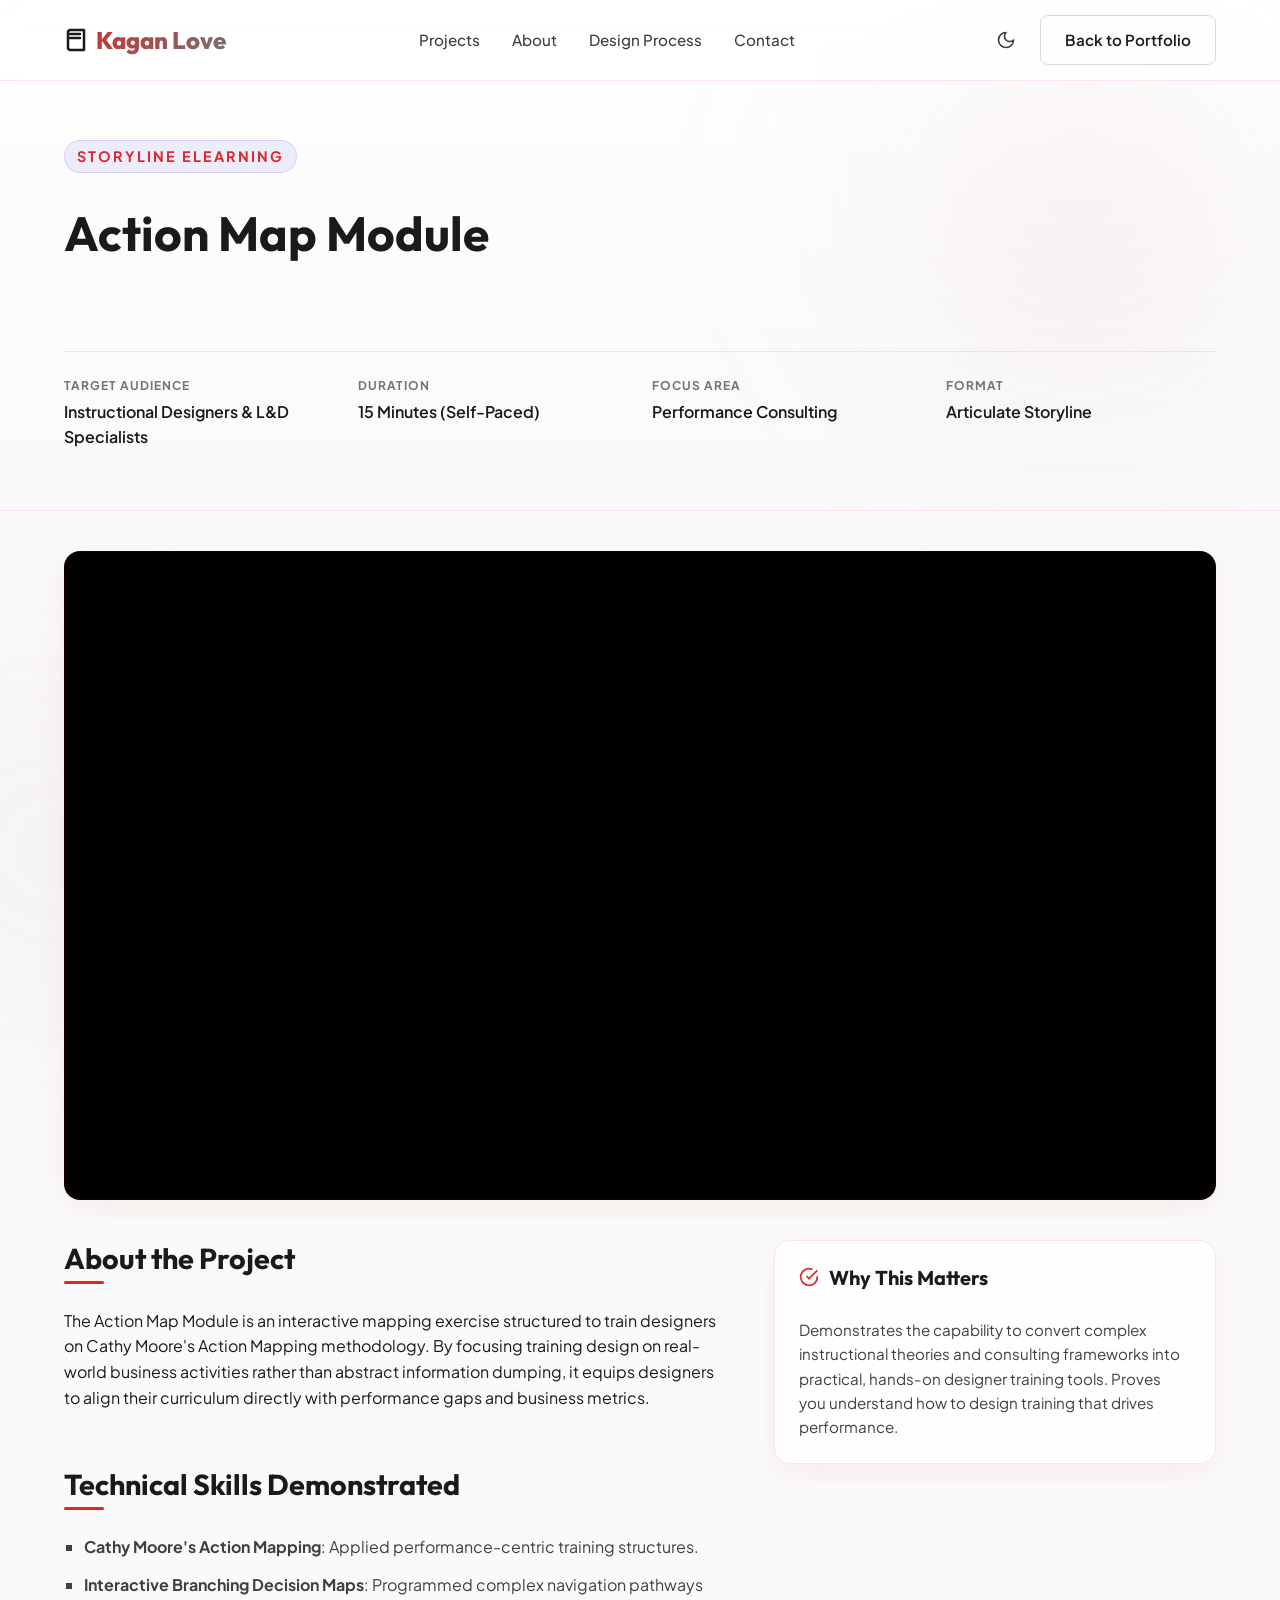
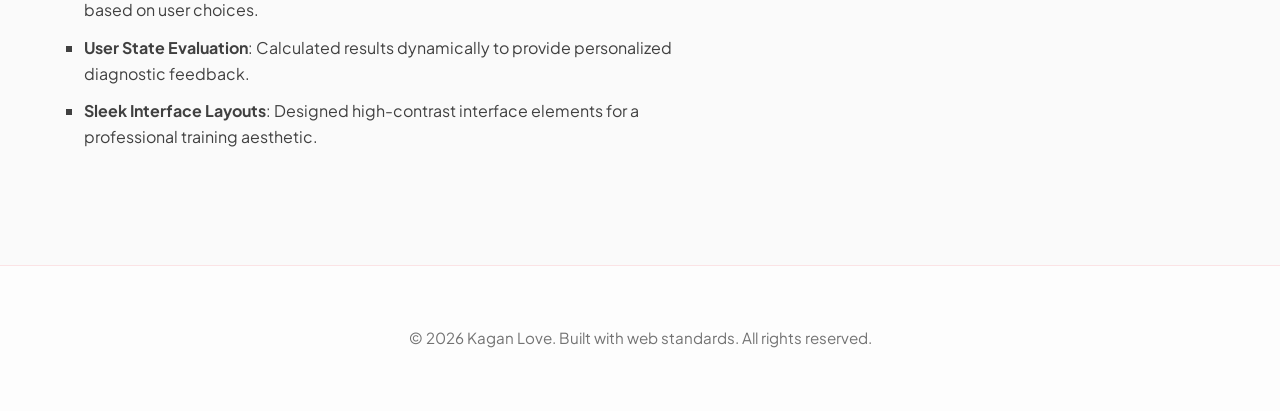
<file: projects/action-map.html>
<!DOCTYPE html>
<html lang="en">
<head>
    <meta charset="UTF-8">
    <meta name="viewport" content="width=device-width, initial-scale=1.0">
    <title>Action Map Module | Kagan Love</title>
    <meta name="description" content="Action Map eLearning module by Kagan Love.">
    <link rel="stylesheet" href="../css/styles.css">
</head>
<body>
    <div class="bg-glow"></div>
    <div class="bg-glow-left"></div>

    <!-- Header & Navigation -->
    <header id="main-header">
        <div class="container nav-container">
            <a href="../index.html" class="logo" id="header-logo">
                <svg width="24" height="24" viewBox="0 0 24 24" fill="none" stroke="currentColor" stroke-width="2.5" stroke-linecap="round" stroke-linejoin="round"><path d="M4 19.5v-15A2.5 2.5 0 0 1 6.5 2H20v20H6.5a2.5 2.5 0 0 1-2.5-2.5Z"></path><path d="M6 6h10"></path><path d="M6 10h10"></path></svg>
                <span>Kagan Love</span>
            </a>
            <nav>
                <ul class="nav-links">
                    <li><a href="../index.html#projects" class="nav-link">Projects</a></li>
                    <li><a href="../index.html#about" class="nav-link">About</a></li>
                    <li><a href="../index.html#process" class="nav-link">Design Process</a></li>
                    <li><a href="../index.html#contact" class="nav-link">Contact</a></li>
                </ul>
            </nav>
            <div class="nav-actions">
                <button class="theme-toggle" id="theme-toggle-btn" aria-label="Toggle Theme">
                    <svg id="theme-icon-sun" width="20" height="20" viewBox="0 0 24 24" fill="none" stroke="currentColor" stroke-width="2" stroke-linecap="round" stroke-linejoin="round"><circle cx="12" cy="12" r="4"></circle><path d="M12 2v2"></path><path d="M12 20v2"></path><path d="M4.93 4.93l1.41 1.41"></path><path d="M17.66 17.66l1.41 1.41"></path><path d="M2 12h2"></path><path d="M20 12h2"></path><path d="M6.34 17.66l-1.41 1.41"></path><path d="M19.07 4.93l-1.41 1.41"></path></svg>
                    <svg id="theme-icon-moon" width="20" height="20" viewBox="0 0 24 24" fill="none" stroke="currentColor" stroke-width="2" stroke-linecap="round" stroke-linejoin="round" style="display: none;"><path d="M12 3a6 6 0 0 0 9 9 9 9 0 1 1-9-9Z"></path></svg>
                </button>
                <a href="../index.html" class="btn btn-secondary">Back to Portfolio</a>
            </div>
        </div>
    </header>

    <!-- Project Hero -->
    <section class="case-study-hero">
        <div class="container case-study-header-grid">
            <div>
                <span class="hero-subtitle">Storyline eLearning</span>
                <h1 class="case-study-title">Action Map Module</h1>
            </div>
            
            <div class="case-study-summary-grid">
                <div>
                    <div class="summary-item-label">Target Audience</div>
                    <div class="summary-item-value">Instructional Designers & L&D Specialists</div>
                </div>
                <div>
                    <div class="summary-item-label">Duration</div>
                    <div class="summary-item-value">15 Minutes (Self-Paced)</div>
                </div>
                <div>
                    <div class="summary-item-label">Focus Area</div>
                    <div class="summary-item-value">Performance Consulting</div>
                </div>
                <div>
                    <div class="summary-item-label">Format</div>
                    <div class="summary-item-value">Articulate Storyline</div>
                </div>
            </div>
        </div>
    </section>

    <!-- Embedded Player -->
    <section class="container" style="padding-top: 40px;">
        <div class="embed-player-container" style="width: 100%; max-width: 1200px; margin: 0 auto 40px auto; border-radius: var(--radius-md); border: 1.5px solid var(--glass-border); background: #000; overflow: hidden; box-shadow: var(--glow-shadow);">
            <div class="embed-player-ratio" style="position: relative; padding-top: 56.25%; height: 0; width: 100%;">
                <iframe src="https://love-storylineportfolio3.s3.us-east-1.amazonaws.com/Action+Map/story.html" style="position: absolute; top: 0; left: 0; width: 100%; height: 100%; border: none;" allowfullscreen></iframe>
            </div>
        </div>
    </section>

    <!-- Project Details -->
    <main class="case-study-content" style="padding-top: 0;">
        <div class="container cs-grid">
            <div>
                <section class="cs-section">
                    <h3>About the Project</h3>
                    <p>
                        The Action Map Module is an interactive mapping exercise structured to train designers on Cathy Moore's Action Mapping methodology. By focusing training design on real-world business activities rather than abstract information dumping, it equips designers to align their curriculum directly with performance gaps and business metrics.
                    </p>
                </section>

                <section class="cs-section">
                    <h3>Technical Skills Demonstrated</h3>
                    <ul class="skill-list" style="flex-direction: column; gap: 12px; list-style-type: square; padding-left: 20px;">
                        <li style="color: hsl(var(--text-secondary-hsl));"><strong>Cathy Moore's Action Mapping</strong>: Applied performance-centric training structures.</li>
                        <li style="color: hsl(var(--text-secondary-hsl));"><strong>Interactive Branching Decision Maps</strong>: Programmed complex navigation pathways based on user choices.</li>
                        <li style="color: hsl(var(--text-secondary-hsl));"><strong>User State Evaluation</strong>: Calculated results dynamically to provide personalized diagnostic feedback.</li>
                        <li style="color: hsl(var(--text-secondary-hsl));"><strong>Sleek Interface Layouts</strong>: Designed high-contrast interface elements for a professional training aesthetic.</li>
                    </ul>
                </section>
            </div>

            <aside>
                <div class="glass-card persona-card">
                    <h3 class="skill-category-title" style="border-bottom:none; margin-bottom:16px;">
                        <svg viewBox="0 0 24 24" fill="none" stroke="currentColor" stroke-width="2"><path d="M22 11.08V12a10 10 0 1 1-5.93-9.14"></path><polyline points="22 4 12 14.01 9 11.01"></polyline></svg>
                        Why This Matters
                    </h3>
                    <p style="font-size: 0.95rem; color: hsl(var(--text-secondary-hsl)); line-height: 1.6;">
                        Demonstrates the capability to convert complex instructional theories and consulting frameworks into practical, hands-on designer training tools. Proves you understand how to design training that drives performance.
                    </p>
                </div>
            </aside>
        </div>
    </main>

    <!-- Footer -->
    <footer>
        <div class="container">
            <p>&copy; 2026 Kagan Love. Built with web standards. All rights reserved.</p>
        </div>
    </footer>

    <script src="../js/app.js"></script>
</body>
</html>
</file>
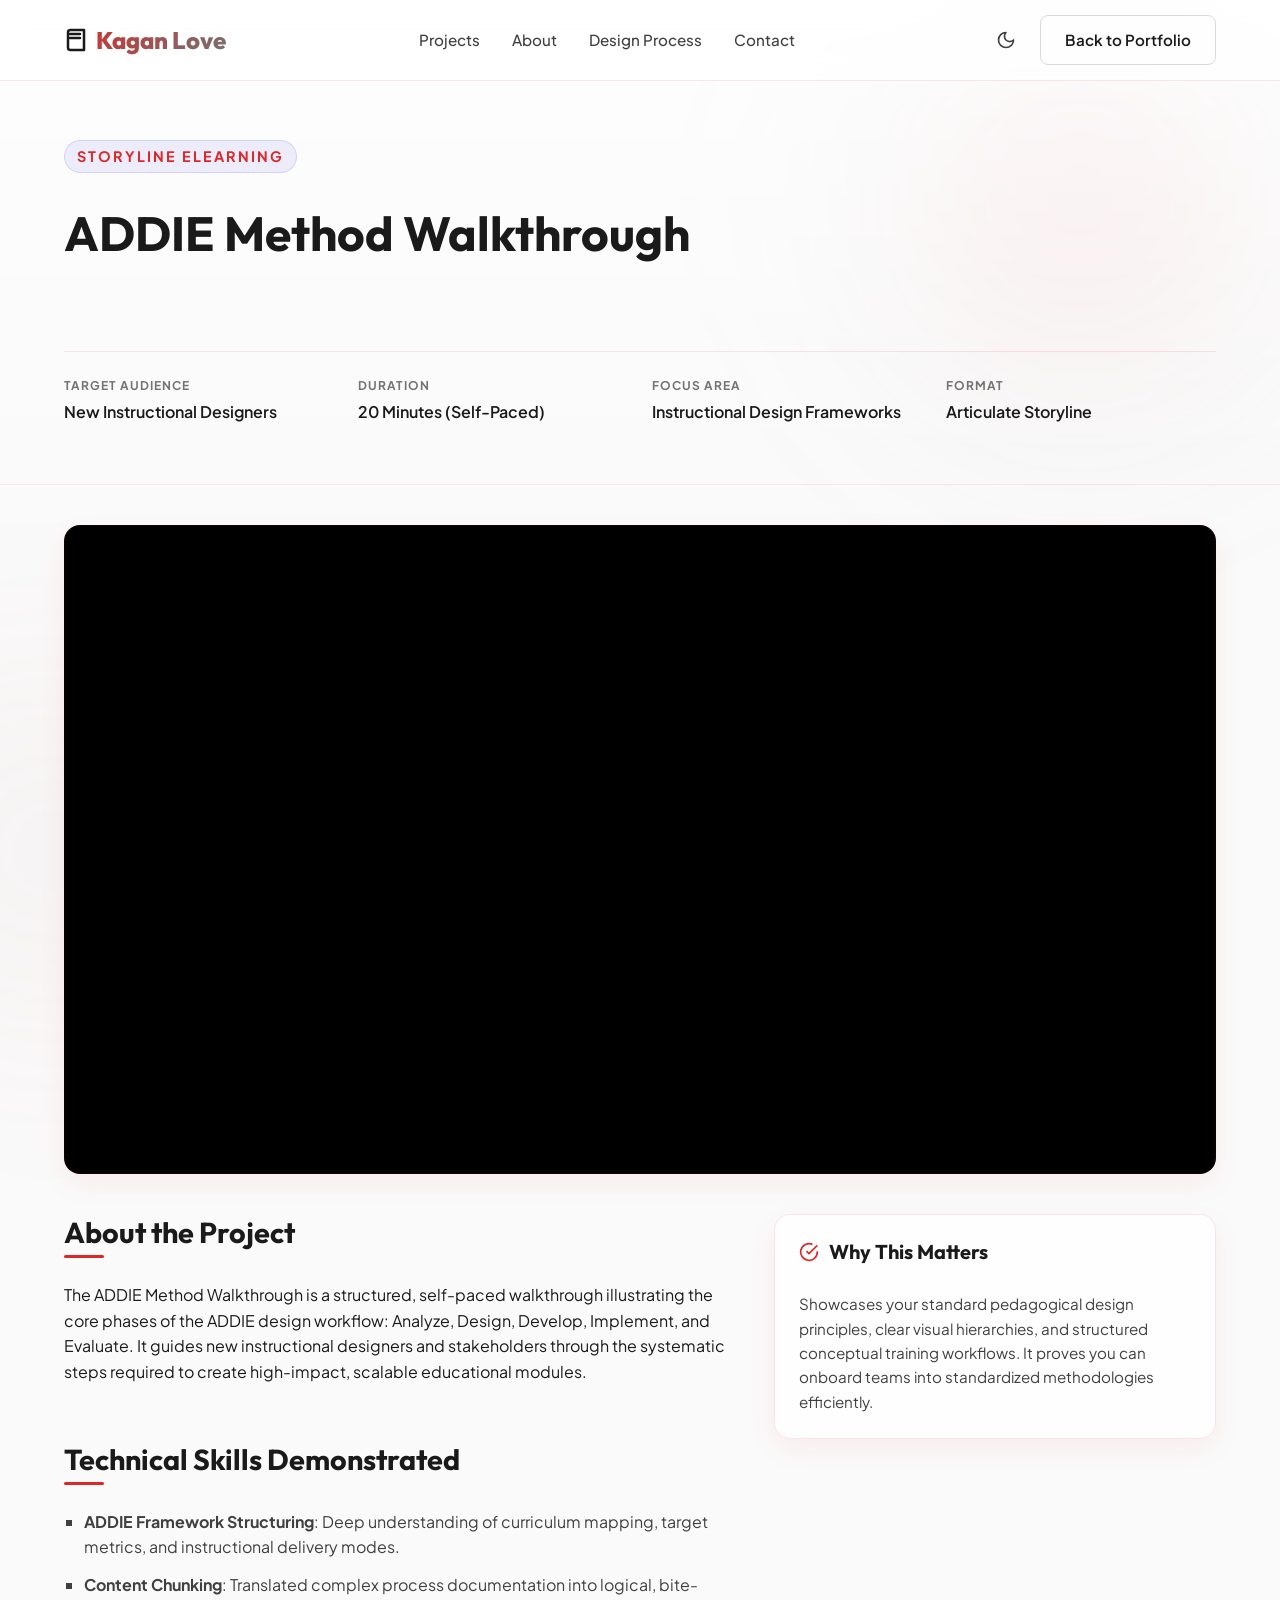
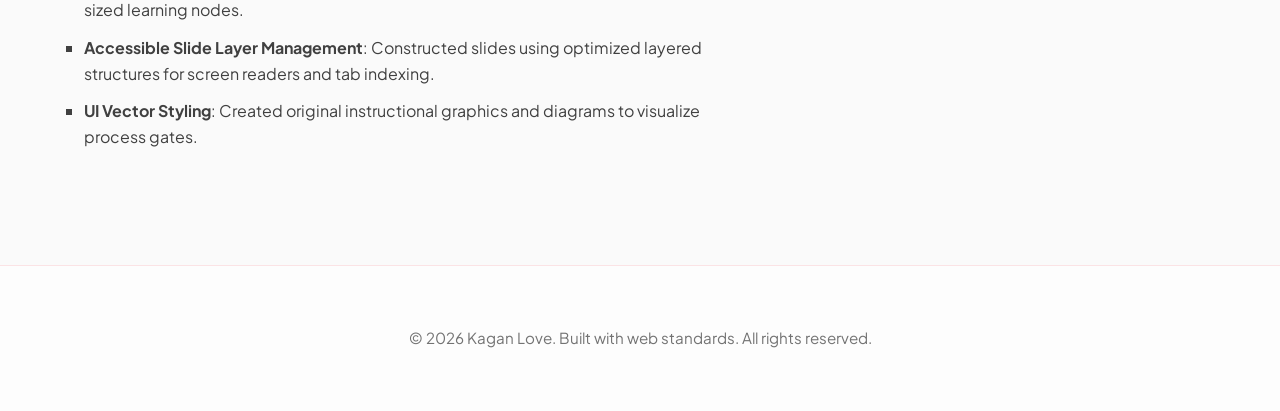
<file: projects/addie-method.html>
<!DOCTYPE html>
<html lang="en">
<head>
    <meta charset="UTF-8">
    <meta name="viewport" content="width=device-width, initial-scale=1.0">
    <title>ADDIE Method Walkthrough | Kagan Love</title>
    <meta name="description" content="ADDIE Method Walkthrough eLearning module by Kagan Love.">
    <link rel="stylesheet" href="../css/styles.css">
</head>
<body>
    <div class="bg-glow"></div>
    <div class="bg-glow-left"></div>

    <!-- Header & Navigation -->
    <header id="main-header">
        <div class="container nav-container">
            <a href="../index.html" class="logo" id="header-logo">
                <svg width="24" height="24" viewBox="0 0 24 24" fill="none" stroke="currentColor" stroke-width="2.5" stroke-linecap="round" stroke-linejoin="round"><path d="M4 19.5v-15A2.5 2.5 0 0 1 6.5 2H20v20H6.5a2.5 2.5 0 0 1-2.5-2.5Z"></path><path d="M6 6h10"></path><path d="M6 10h10"></path></svg>
                <span>Kagan Love</span>
            </a>
            <nav>
                <ul class="nav-links">
                    <li><a href="../index.html#projects" class="nav-link">Projects</a></li>
                    <li><a href="../index.html#about" class="nav-link">About</a></li>
                    <li><a href="../index.html#process" class="nav-link">Design Process</a></li>
                    <li><a href="../index.html#contact" class="nav-link">Contact</a></li>
                </ul>
            </nav>
            <div class="nav-actions">
                <button class="theme-toggle" id="theme-toggle-btn" aria-label="Toggle Theme">
                    <svg id="theme-icon-sun" width="20" height="20" viewBox="0 0 24 24" fill="none" stroke="currentColor" stroke-width="2" stroke-linecap="round" stroke-linejoin="round"><circle cx="12" cy="12" r="4"></circle><path d="M12 2v2"></path><path d="M12 20v2"></path><path d="M4.93 4.93l1.41 1.41"></path><path d="M17.66 17.66l1.41 1.41"></path><path d="M2 12h2"></path><path d="M20 12h2"></path><path d="M6.34 17.66l-1.41 1.41"></path><path d="M19.07 4.93l-1.41 1.41"></path></svg>
                    <svg id="theme-icon-moon" width="20" height="20" viewBox="0 0 24 24" fill="none" stroke="currentColor" stroke-width="2" stroke-linecap="round" stroke-linejoin="round" style="display: none;"><path d="M12 3a6 6 0 0 0 9 9 9 9 0 1 1-9-9Z"></path></svg>
                </button>
                <a href="../index.html" class="btn btn-secondary">Back to Portfolio</a>
            </div>
        </div>
    </header>

    <!-- Project Hero -->
    <section class="case-study-hero">
        <div class="container case-study-header-grid">
            <div>
                <span class="hero-subtitle">Storyline eLearning</span>
                <h1 class="case-study-title">ADDIE Method Walkthrough</h1>
            </div>
            
            <div class="case-study-summary-grid">
                <div>
                    <div class="summary-item-label">Target Audience</div>
                    <div class="summary-item-value">New Instructional Designers</div>
                </div>
                <div>
                    <div class="summary-item-label">Duration</div>
                    <div class="summary-item-value">20 Minutes (Self-Paced)</div>
                </div>
                <div>
                    <div class="summary-item-label">Focus Area</div>
                    <div class="summary-item-value">Instructional Design Frameworks</div>
                </div>
                <div>
                    <div class="summary-item-label">Format</div>
                    <div class="summary-item-value">Articulate Storyline</div>
                </div>
            </div>
        </div>
    </section>

    <!-- Embedded Player -->
    <section class="container" style="padding-top: 40px;">
        <div class="embed-player-container" style="width: 100%; max-width: 1200px; margin: 0 auto 40px auto; border-radius: var(--radius-md); border: 1.5px solid var(--glass-border); background: #000; overflow: hidden; box-shadow: var(--glow-shadow);">
            <div class="embed-player-ratio" style="position: relative; padding-top: 56.25%; height: 0; width: 100%;">
                <iframe src="https://love-storylineportfolio3.s3.us-east-1.amazonaws.com/ADDIE+Method/story.html" style="position: absolute; top: 0; left: 0; width: 100%; height: 100%; border: none;" allowfullscreen></iframe>
            </div>
        </div>
    </section>

    <!-- Project Details -->
    <main class="case-study-content" style="padding-top: 0;">
        <div class="container cs-grid">
            <div>
                <section class="cs-section">
                    <h3>About the Project</h3>
                    <p>
                        The ADDIE Method Walkthrough is a structured, self-paced walkthrough illustrating the core phases of the ADDIE design workflow: Analyze, Design, Develop, Implement, and Evaluate. It guides new instructional designers and stakeholders through the systematic steps required to create high-impact, scalable educational modules.
                    </p>
                </section>

                <section class="cs-section">
                    <h3>Technical Skills Demonstrated</h3>
                    <ul class="skill-list" style="flex-direction: column; gap: 12px; list-style-type: square; padding-left: 20px;">
                        <li style="color: hsl(var(--text-secondary-hsl));"><strong>ADDIE Framework Structuring</strong>: Deep understanding of curriculum mapping, target metrics, and instructional delivery modes.</li>
                        <li style="color: hsl(var(--text-secondary-hsl));"><strong>Content Chunking</strong>: Translated complex process documentation into logical, bite-sized learning nodes.</li>
                        <li style="color: hsl(var(--text-secondary-hsl));"><strong>Accessible Slide Layer Management</strong>: Constructed slides using optimized layered structures for screen readers and tab indexing.</li>
                        <li style="color: hsl(var(--text-secondary-hsl));"><strong>UI Vector Styling</strong>: Created original instructional graphics and diagrams to visualize process gates.</li>
                    </ul>
                </section>
            </div>

            <aside>
                <div class="glass-card persona-card">
                    <h3 class="skill-category-title" style="border-bottom:none; margin-bottom:16px;">
                        <svg viewBox="0 0 24 24" fill="none" stroke="currentColor" stroke-width="2"><path d="M22 11.08V12a10 10 0 1 1-5.93-9.14"></path><polyline points="22 4 12 14.01 9 11.01"></polyline></svg>
                        Why This Matters
                    </h3>
                    <p style="font-size: 0.95rem; color: hsl(var(--text-secondary-hsl)); line-height: 1.6;">
                        Showcases your standard pedagogical design principles, clear visual hierarchies, and structured conceptual training workflows. It proves you can onboard teams into standardized methodologies efficiently.
                    </p>
                </div>
            </aside>
        </div>
    </main>

    <!-- Footer -->
    <footer>
        <div class="container">
            <p>&copy; 2026 Kagan Love. Built with web standards. All rights reserved.</p>
        </div>
    </footer>

    <script src="../js/app.js"></script>
</body>
</html>
</file>
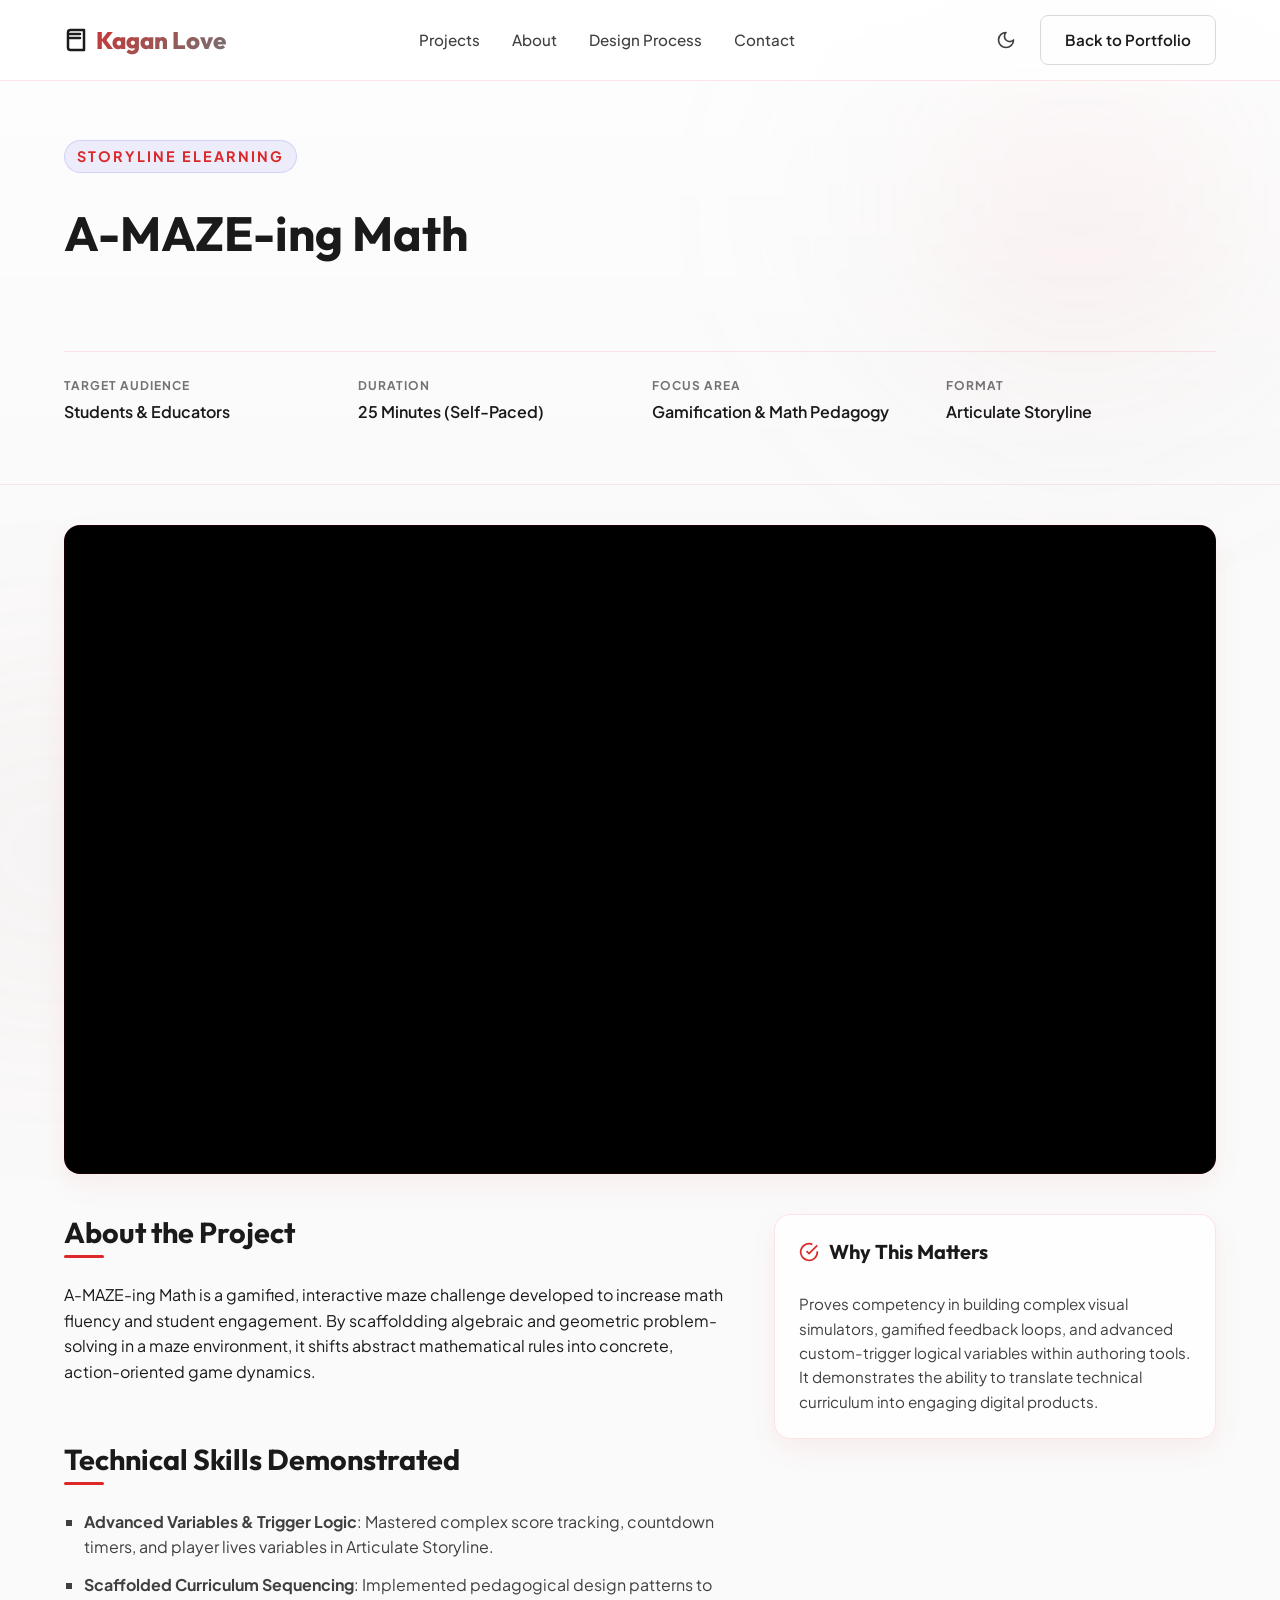
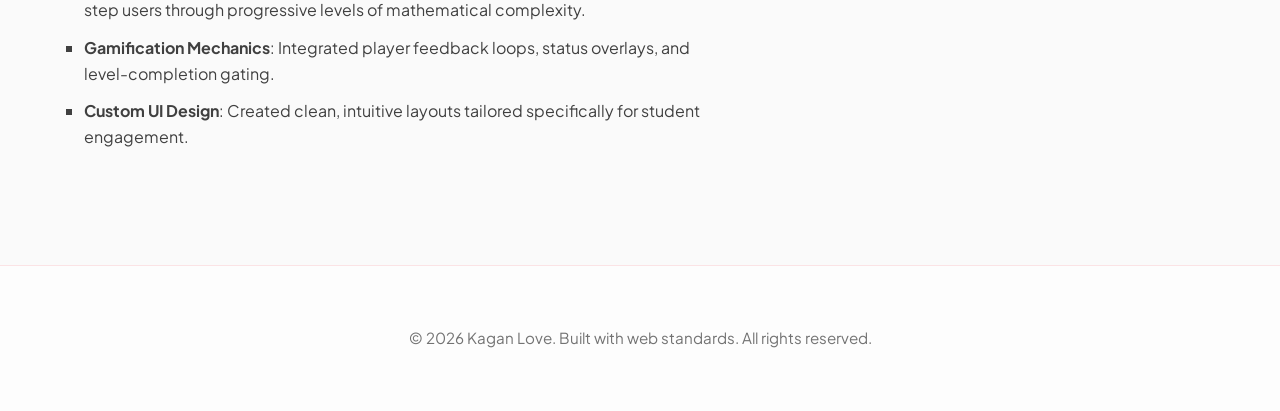
<file: projects/amazing-math.html>
<!DOCTYPE html>
<html lang="en">
<head>
    <meta charset="UTF-8">
    <meta name="viewport" content="width=device-width, initial-scale=1.0">
    <title>A-MAZE-ing Math | Kagan Love</title>
    <meta name="description" content="A-MAZE-ing Math eLearning module by Kagan Love.">
    <link rel="stylesheet" href="../css/styles.css">
</head>
<body>
    <div class="bg-glow"></div>
    <div class="bg-glow-left"></div>

    <!-- Header & Navigation -->
    <header id="main-header">
        <div class="container nav-container">
            <a href="../index.html" class="logo" id="header-logo">
                <svg width="24" height="24" viewBox="0 0 24 24" fill="none" stroke="currentColor" stroke-width="2.5" stroke-linecap="round" stroke-linejoin="round"><path d="M4 19.5v-15A2.5 2.5 0 0 1 6.5 2H20v20H6.5a2.5 2.5 0 0 1-2.5-2.5Z"></path><path d="M6 6h10"></path><path d="M6 10h10"></path></svg>
                <span>Kagan Love</span>
            </a>
            <nav>
                <ul class="nav-links">
                    <li><a href="../index.html#projects" class="nav-link">Projects</a></li>
                    <li><a href="../index.html#about" class="nav-link">About</a></li>
                    <li><a href="../index.html#process" class="nav-link">Design Process</a></li>
                    <li><a href="../index.html#contact" class="nav-link">Contact</a></li>
                </ul>
            </nav>
            <div class="nav-actions">
                <button class="theme-toggle" id="theme-toggle-btn" aria-label="Toggle Theme">
                    <svg id="theme-icon-sun" width="20" height="20" viewBox="0 0 24 24" fill="none" stroke="currentColor" stroke-width="2" stroke-linecap="round" stroke-linejoin="round"><circle cx="12" cy="12" r="4"></circle><path d="M12 2v2"></path><path d="M12 20v2"></path><path d="M4.93 4.93l1.41 1.41"></path><path d="M17.66 17.66l1.41 1.41"></path><path d="M2 12h2"></path><path d="M20 12h2"></path><path d="M6.34 17.66l-1.41 1.41"></path><path d="M19.07 4.93l-1.41 1.41"></path></svg>
                    <svg id="theme-icon-moon" width="20" height="20" viewBox="0 0 24 24" fill="none" stroke="currentColor" stroke-width="2" stroke-linecap="round" stroke-linejoin="round" style="display: none;"><path d="M12 3a6 6 0 0 0 9 9 9 9 0 1 1-9-9Z"></path></svg>
                </button>
                <a href="../index.html" class="btn btn-secondary">Back to Portfolio</a>
            </div>
        </div>
    </header>

    <!-- Project Hero -->
    <section class="case-study-hero">
        <div class="container case-study-header-grid">
            <div>
                <span class="hero-subtitle">Storyline eLearning</span>
                <h1 class="case-study-title">A-MAZE-ing Math</h1>
            </div>
            
            <div class="case-study-summary-grid">
                <div>
                    <div class="summary-item-label">Target Audience</div>
                    <div class="summary-item-value">Students & Educators</div>
                </div>
                <div>
                    <div class="summary-item-label">Duration</div>
                    <div class="summary-item-value">25 Minutes (Self-Paced)</div>
                </div>
                <div>
                    <div class="summary-item-label">Focus Area</div>
                    <div class="summary-item-value">Gamification & Math Pedagogy</div>
                </div>
                <div>
                    <div class="summary-item-label">Format</div>
                    <div class="summary-item-value">Articulate Storyline</div>
                </div>
            </div>
        </div>
    </section>

    <!-- Embedded Player -->
    <section class="container" style="padding-top: 40px;">
        <div class="embed-player-container" style="width: 100%; max-width: 1200px; margin: 0 auto 40px auto; border-radius: var(--radius-md); border: 1.5px solid var(--glass-border); background: #000; overflow: hidden; box-shadow: var(--glow-shadow);">
            <div class="embed-player-ratio" style="position: relative; padding-top: 56.25%; height: 0; width: 100%;">
                <iframe src="https://love-storylineportfolio3.s3.us-east-1.amazonaws.com/A-MAZE-ing+Math/story.html" style="position: absolute; top: 0; left: 0; width: 100%; height: 100%; border: none;" allowfullscreen></iframe>
            </div>
        </div>
    </section>

    <!-- Project Details -->
    <main class="case-study-content" style="padding-top: 0;">
        <div class="container cs-grid">
            <div>
                <section class="cs-section">
                    <h3>About the Project</h3>
                    <p>
                        A-MAZE-ing Math is a gamified, interactive maze challenge developed to increase math fluency and student engagement. By scaffoldding algebraic and geometric problem-solving in a maze environment, it shifts abstract mathematical rules into concrete, action-oriented game dynamics.
                    </p>
                </section>

                <section class="cs-section">
                    <h3>Technical Skills Demonstrated</h3>
                    <ul class="skill-list" style="flex-direction: column; gap: 12px; list-style-type: square; padding-left: 20px;">
                        <li style="color: hsl(var(--text-secondary-hsl));"><strong>Advanced Variables & Trigger Logic</strong>: Mastered complex score tracking, countdown timers, and player lives variables in Articulate Storyline.</li>
                        <li style="color: hsl(var(--text-secondary-hsl));"><strong>Scaffolded Curriculum Sequencing</strong>: Implemented pedagogical design patterns to step users through progressive levels of mathematical complexity.</li>
                        <li style="color: hsl(var(--text-secondary-hsl));"><strong>Gamification Mechanics</strong>: Integrated player feedback loops, status overlays, and level-completion gating.</li>
                        <li style="color: hsl(var(--text-secondary-hsl));"><strong>Custom UI Design</strong>: Created clean, intuitive layouts tailored specifically for student engagement.</li>
                    </ul>
                </section>
            </div>

            <aside>
                <div class="glass-card persona-card">
                    <h3 class="skill-category-title" style="border-bottom:none; margin-bottom:16px;">
                        <svg viewBox="0 0 24 24" fill="none" stroke="currentColor" stroke-width="2"><path d="M22 11.08V12a10 10 0 1 1-5.93-9.14"></path><polyline points="22 4 12 14.01 9 11.01"></polyline></svg>
                        Why This Matters
                    </h3>
                    <p style="font-size: 0.95rem; color: hsl(var(--text-secondary-hsl)); line-height: 1.6;">
                        Proves competency in building complex visual simulators, gamified feedback loops, and advanced custom-trigger logical variables within authoring tools. It demonstrates the ability to translate technical curriculum into engaging digital products.
                    </p>
                </div>
            </aside>
        </div>
    </main>

    <!-- Footer -->
    <footer>
        <div class="container">
            <p>&copy; 2026 Kagan Love. Built with web standards. All rights reserved.</p>
        </div>
    </footer>

    <script src="../js/app.js"></script>
</body>
</html>
</file>
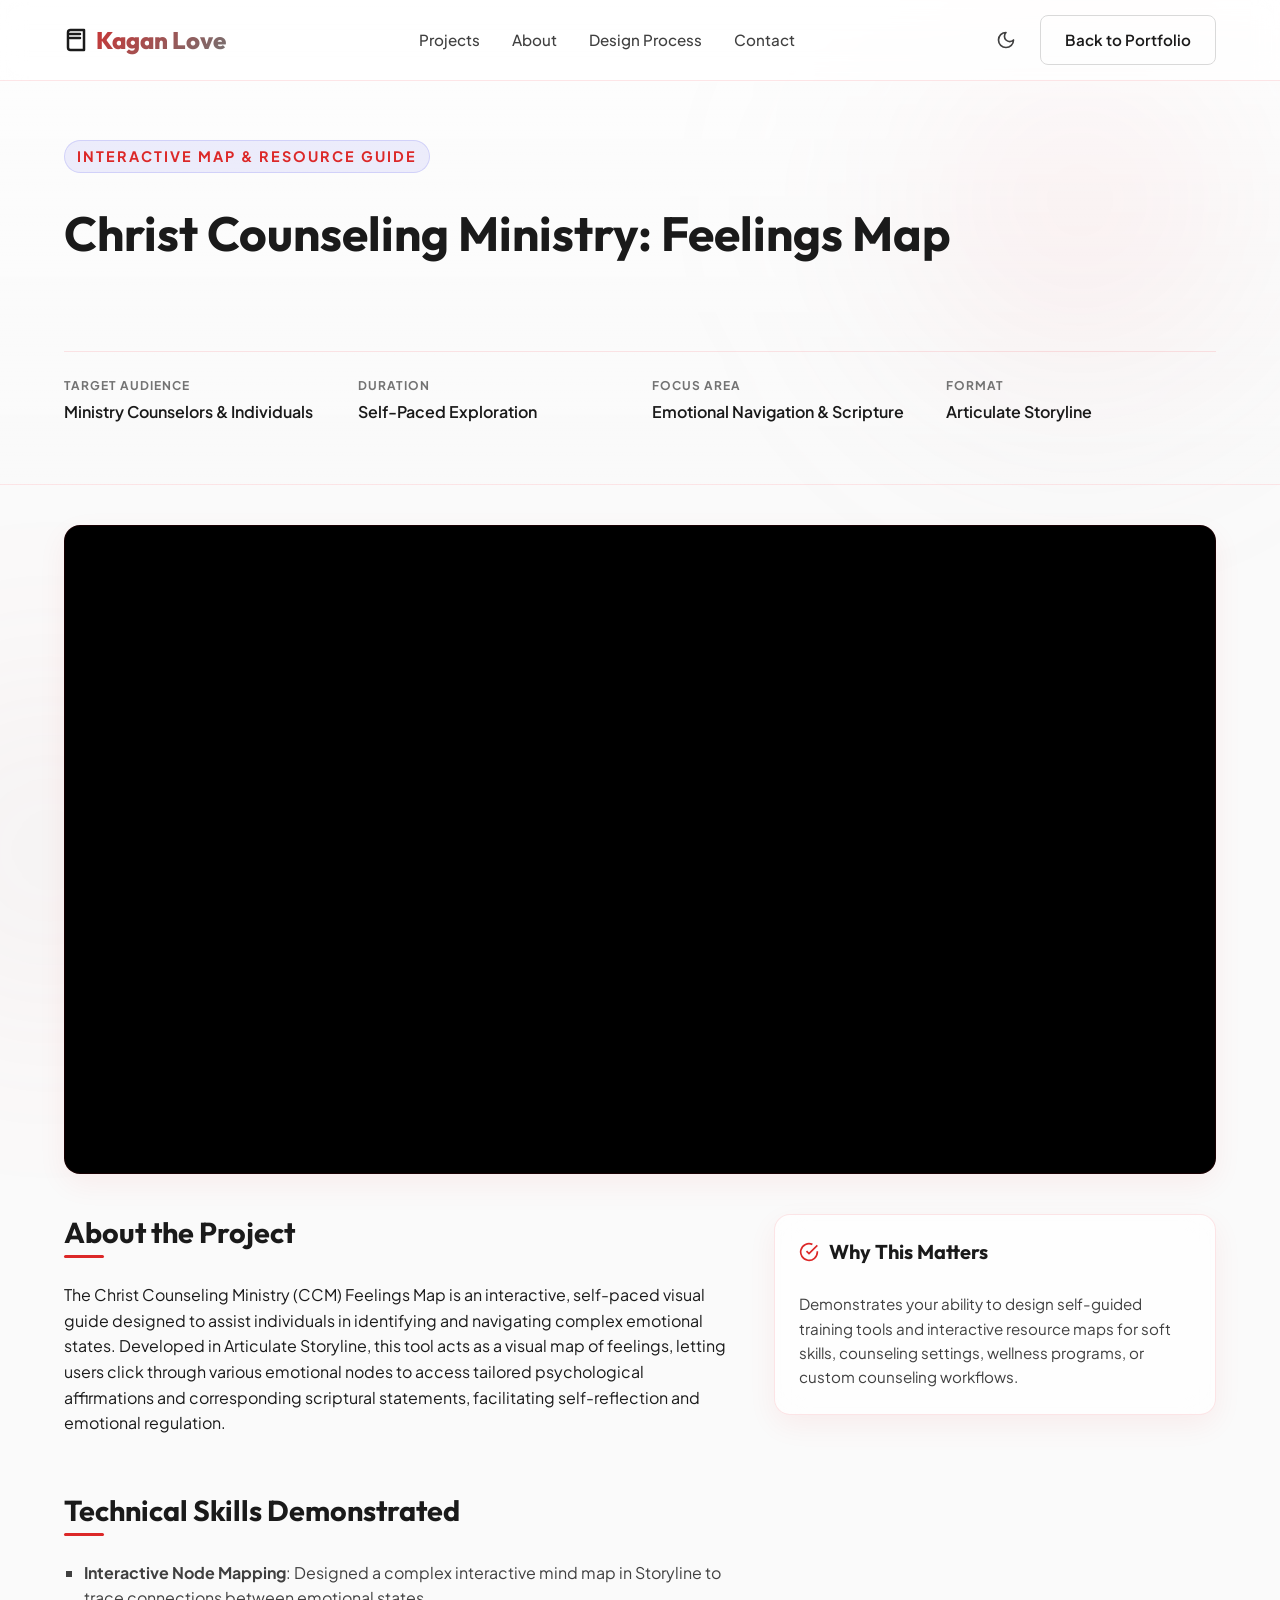
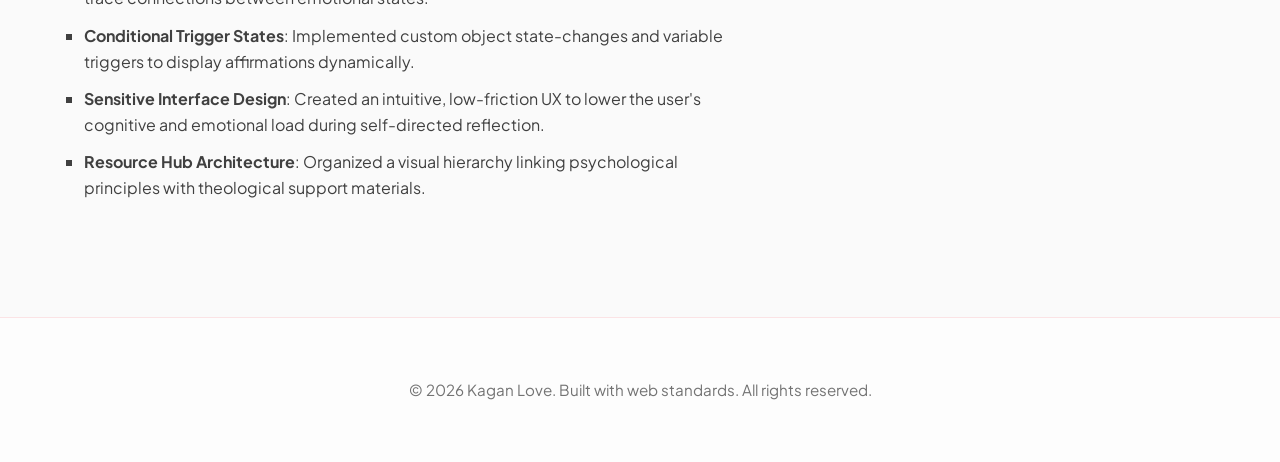
<file: projects/cbsg-counseling.html>
<!DOCTYPE html>
<html lang="en">
<head>
    <meta charset="UTF-8">
    <meta name="viewport" content="width=device-width, initial-scale=1.0">
    <title>CBSG Counseling Onboarding | Kagan Love</title>
    <meta name="description" content="CBSG Counseling Onboarding eLearning module by Kagan Love.">
    <link rel="stylesheet" href="../css/styles.css">
</head>
<body>
    <div class="bg-glow"></div>
    <div class="bg-glow-left"></div>

    <!-- Header & Navigation -->
    <header id="main-header">
        <div class="container nav-container">
            <a href="../index.html" class="logo" id="header-logo">
                <svg width="24" height="24" viewBox="0 0 24 24" fill="none" stroke="currentColor" stroke-width="2.5" stroke-linecap="round" stroke-linejoin="round"><path d="M4 19.5v-15A2.5 2.5 0 0 1 6.5 2H20v20H6.5a2.5 2.5 0 0 1-2.5-2.5Z"></path><path d="M6 6h10"></path><path d="M6 10h10"></path></svg>
                <span>Kagan Love</span>
            </a>
            <nav>
                <ul class="nav-links">
                    <li><a href="../index.html#projects" class="nav-link">Projects</a></li>
                    <li><a href="../index.html#about" class="nav-link">About</a></li>
                    <li><a href="../index.html#process" class="nav-link">Design Process</a></li>
                    <li><a href="../index.html#contact" class="nav-link">Contact</a></li>
                </ul>
            </nav>
            <div class="nav-actions">
                <button class="theme-toggle" id="theme-toggle-btn" aria-label="Toggle Theme">
                    <svg id="theme-icon-sun" width="20" height="20" viewBox="0 0 24 24" fill="none" stroke="currentColor" stroke-width="2" stroke-linecap="round" stroke-linejoin="round"><circle cx="12" cy="12" r="4"></circle><path d="M12 2v2"></path><path d="M12 20v2"></path><path d="M4.93 4.93l1.41 1.41"></path><path d="M17.66 17.66l1.41 1.41"></path><path d="M2 12h2"></path><path d="M20 12h2"></path><path d="M6.34 17.66l-1.41 1.41"></path><path d="M19.07 4.93l-1.41 1.41"></path></svg>
                    <svg id="theme-icon-moon" width="20" height="20" viewBox="0 0 24 24" fill="none" stroke="currentColor" stroke-width="2" stroke-linecap="round" stroke-linejoin="round" style="display: none;"><path d="M12 3a6 6 0 0 0 9 9 9 9 0 1 1-9-9Z"></path></svg>
                </button>
                <a href="../index.html" class="btn btn-secondary">Back to Portfolio</a>
            </div>
        </div>
    </header>

    <!-- Project Hero -->
    <section class="case-study-hero">
        <div class="container case-study-header-grid">
            <div>
                <span class="hero-subtitle">Interactive Map &amp; Resource Guide</span>
                <h1 class="case-study-title">Christ Counseling Ministry: Feelings Map</h1>
            </div>
            
            <div class="case-study-summary-grid">
                <div>
                    <div class="summary-item-label">Target Audience</div>
                    <div class="summary-item-value">Ministry Counselors &amp; Individuals</div>
                </div>
                <div>
                    <div class="summary-item-label">Duration</div>
                    <div class="summary-item-value">Self-Paced Exploration</div>
                </div>
                <div>
                    <div class="summary-item-label">Focus Area</div>
                    <div class="summary-item-value">Emotional Navigation &amp; Scripture</div>
                </div>
                <div>
                    <div class="summary-item-label">Format</div>
                    <div class="summary-item-value">Articulate Storyline</div>
                </div>
            </div>
        </div>
    </section>

    <!-- Embedded Player -->
    <section class="container" style="padding-top: 40px;">
        <div class="embed-player-container" style="width: 100%; max-width: 1200px; margin: 0 auto 40px auto; border-radius: var(--radius-md); border: 1.5px solid var(--glass-border); background: #000; overflow: hidden; box-shadow: var(--glow-shadow);">
            <div class="embed-player-ratio" style="position: relative; padding-top: 56.25%; height: 0; width: 100%;">
                <iframe src="https://love-storylineportfolio3.s3.us-east-1.amazonaws.com/CBSG+Program+-+Christ+Counseling/story.html" style="position: absolute; top: 0; left: 0; width: 100%; height: 100%; border: none;" allowfullscreen></iframe>
            </div>
        </div>
    </section>

    <!-- Project Details -->
    <main class="case-study-content" style="padding-top: 0;">
        <div class="container cs-grid">
            <div>
                <section class="cs-section">
                    <h3>About the Project</h3>
                    <p>
                        The Christ Counseling Ministry (CCM) Feelings Map is an interactive, self-paced visual guide designed to assist individuals in identifying and navigating complex emotional states. Developed in Articulate Storyline, this tool acts as a visual map of feelings, letting users click through various emotional nodes to access tailored psychological affirmations and corresponding scriptural statements, facilitating self-reflection and emotional regulation.
                    </p>
                </section>
 
                <section class="cs-section">
                    <h3>Technical Skills Demonstrated</h3>
                    <ul class="skill-list" style="flex-direction: column; gap: 12px; list-style-type: square; padding-left: 20px;">
                        <li style="color: hsl(var(--text-secondary-hsl));"><strong>Interactive Node Mapping</strong>: Designed a complex interactive mind map in Storyline to trace connections between emotional states.</li>
                        <li style="color: hsl(var(--text-secondary-hsl));"><strong>Conditional Trigger States</strong>: Implemented custom object state-changes and variable triggers to display affirmations dynamically.</li>
                        <li style="color: hsl(var(--text-secondary-hsl));"><strong>Sensitive Interface Design</strong>: Created an intuitive, low-friction UX to lower the user's cognitive and emotional load during self-directed reflection.</li>
                        <li style="color: hsl(var(--text-secondary-hsl));"><strong>Resource Hub Architecture</strong>: Organized a visual hierarchy linking psychological principles with theological support materials.</li>
                    </ul>
                </section>
            </div>
 
            <aside>
                <div class="glass-card persona-card">
                    <h3 class="skill-category-title" style="border-bottom:none; margin-bottom:16px;">
                        <svg viewBox="0 0 24 24" fill="none" stroke="currentColor" stroke-width="2"><path d="M22 11.08V12a10 10 0 1 1-5.93-9.14"></path><polyline points="22 4 12 14.01 9 11.01"></polyline></svg>
                        Why This Matters
                    </h3>
                    <p style="font-size: 0.95rem; color: hsl(var(--text-secondary-hsl)); line-height: 1.6;">
                        Demonstrates your ability to design self-guided training tools and interactive resource maps for soft skills, counseling settings, wellness programs, or custom counseling workflows.
                    </p>
                </div>
            </aside>
        </div>
    </main>

    <!-- Footer -->
    <footer>
        <div class="container">
            <p>&copy; 2026 Kagan Love. Built with web standards. All rights reserved.</p>
        </div>
    </footer>

    <script src="../js/app.js"></script>
</body>
</html>
</file>
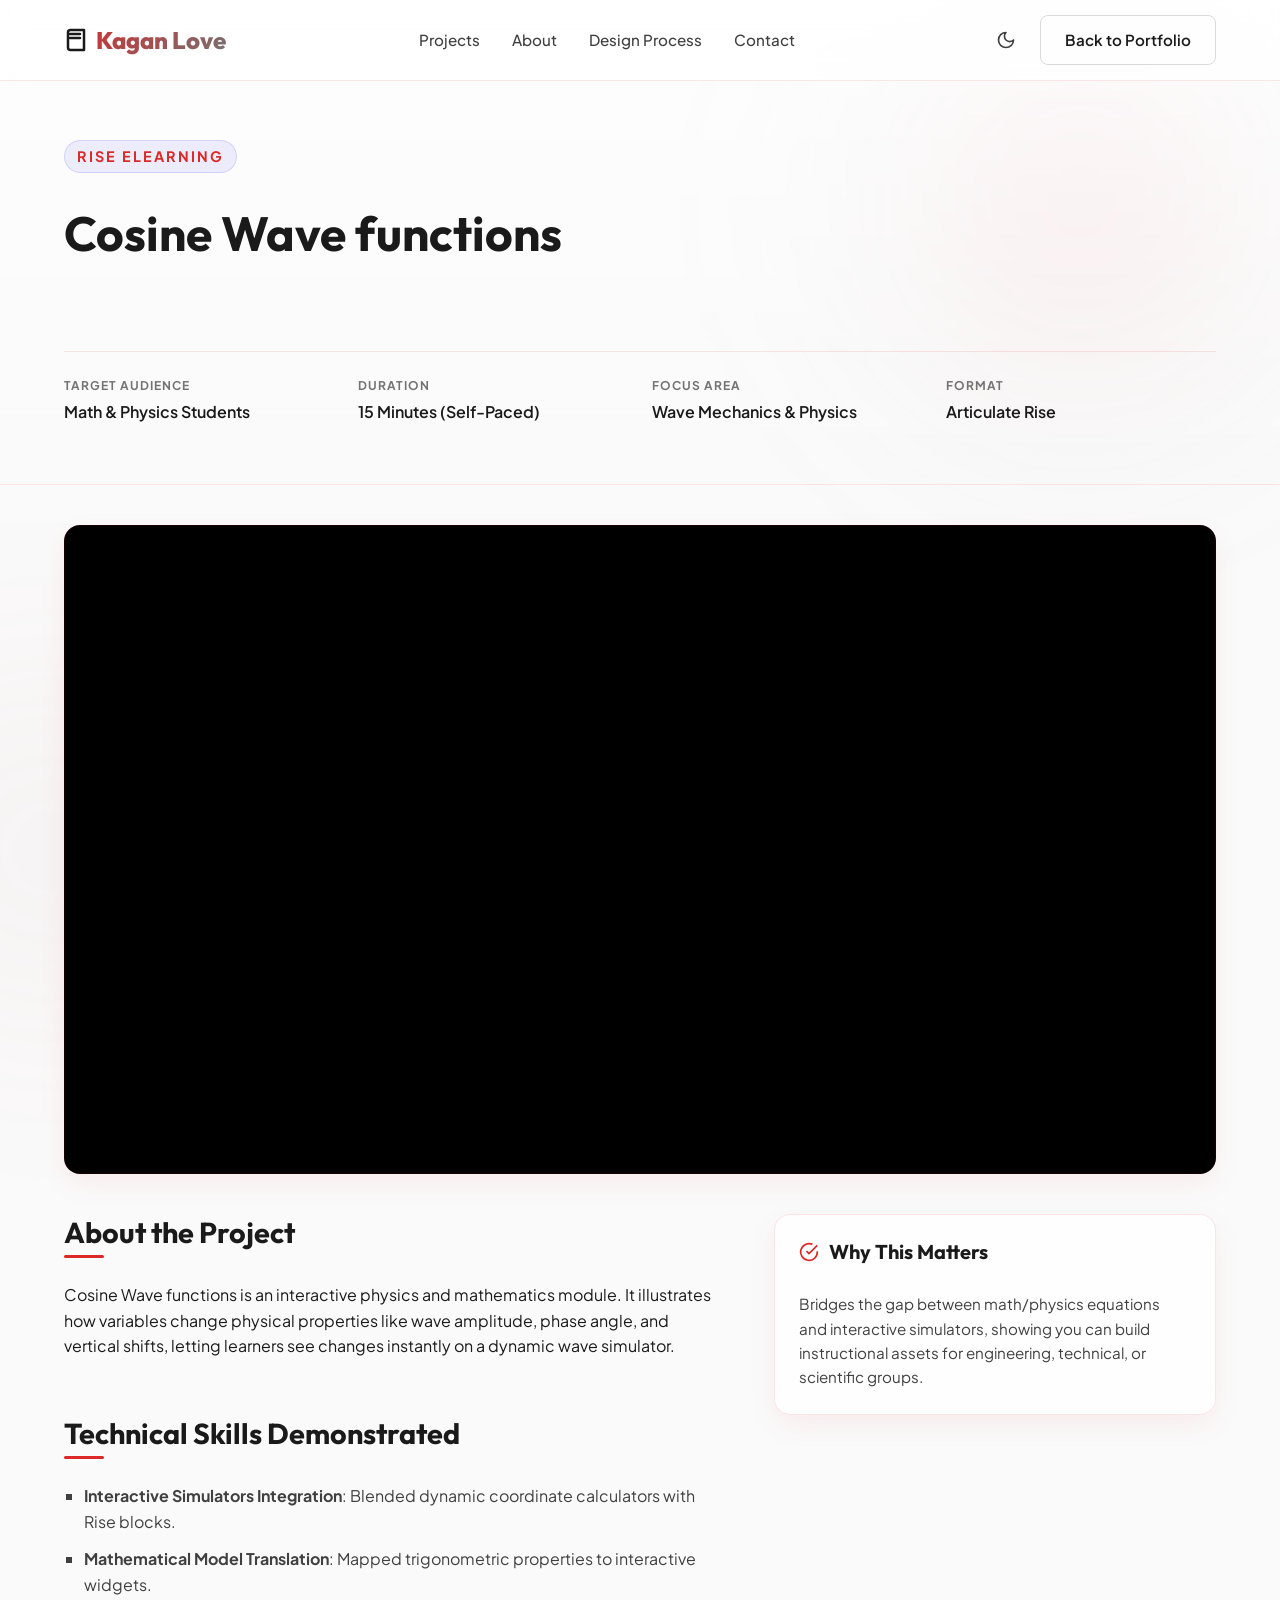
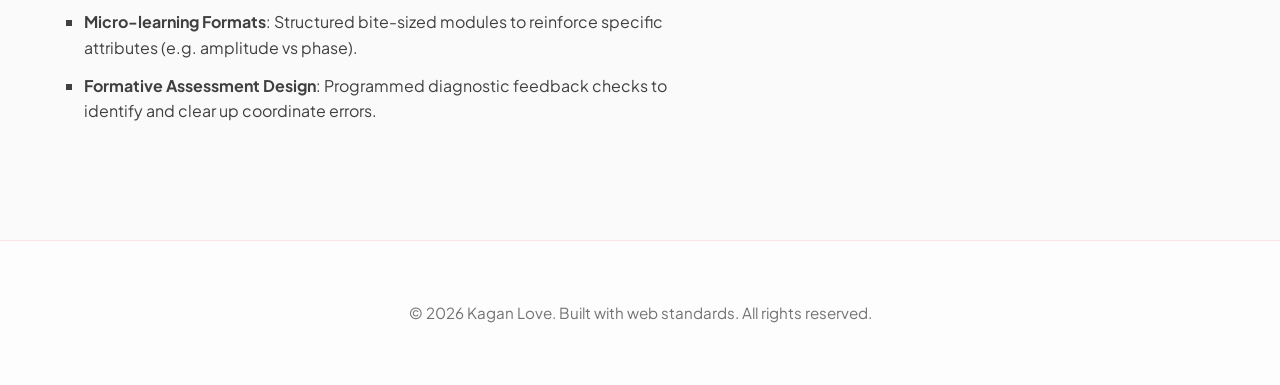
<file: projects/cosine-wave.html>
<!DOCTYPE html>
<html lang="en">
<head>
    <meta charset="UTF-8">
    <meta name="viewport" content="width=device-width, initial-scale=1.0">
    <title>Cosine Wave functions | Kagan Love</title>
    <meta name="description" content="Cosine Wave functions eLearning module by Kagan Love.">
    <link rel="stylesheet" href="../css/styles.css">
</head>
<body>
    <div class="bg-glow"></div>
    <div class="bg-glow-left"></div>

    <!-- Header & Navigation -->
    <header id="main-header">
        <div class="container nav-container">
            <a href="../index.html" class="logo" id="header-logo">
                <svg width="24" height="24" viewBox="0 0 24 24" fill="none" stroke="currentColor" stroke-width="2.5" stroke-linecap="round" stroke-linejoin="round"><path d="M4 19.5v-15A2.5 2.5 0 0 1 6.5 2H20v20H6.5a2.5 2.5 0 0 1-2.5-2.5Z"></path><path d="M6 6h10"></path><path d="M6 10h10"></path></svg>
                <span>Kagan Love</span>
            </a>
            <nav>
                <ul class="nav-links">
                    <li><a href="../index.html#projects" class="nav-link">Projects</a></li>
                    <li><a href="../index.html#about" class="nav-link">About</a></li>
                    <li><a href="../index.html#process" class="nav-link">Design Process</a></li>
                    <li><a href="../index.html#contact" class="nav-link">Contact</a></li>
                </ul>
            </nav>
            <div class="nav-actions">
                <button class="theme-toggle" id="theme-toggle-btn" aria-label="Toggle Theme">
                    <svg id="theme-icon-sun" width="20" height="20" viewBox="0 0 24 24" fill="none" stroke="currentColor" stroke-width="2" stroke-linecap="round" stroke-linejoin="round"><circle cx="12" cy="12" r="4"></circle><path d="M12 2v2"></path><path d="M12 20v2"></path><path d="M4.93 4.93l1.41 1.41"></path><path d="M17.66 17.66l1.41 1.41"></path><path d="M2 12h2"></path><path d="M20 12h2"></path><path d="M6.34 17.66l-1.41 1.41"></path><path d="M19.07 4.93l-1.41 1.41"></path></svg>
                    <svg id="theme-icon-moon" width="20" height="20" viewBox="0 0 24 24" fill="none" stroke="currentColor" stroke-width="2" stroke-linecap="round" stroke-linejoin="round" style="display: none;"><path d="M12 3a6 6 0 0 0 9 9 9 9 0 1 1-9-9Z"></path></svg>
                </button>
                <a href="../index.html" class="btn btn-secondary">Back to Portfolio</a>
            </div>
        </div>
    </header>

    <!-- Project Hero -->
    <section class="case-study-hero">
        <div class="container case-study-header-grid">
            <div>
                <span class="hero-subtitle">Rise eLearning</span>
                <h1 class="case-study-title">Cosine Wave functions</h1>
            </div>
            
            <div class="case-study-summary-grid">
                <div>
                    <div class="summary-item-label">Target Audience</div>
                    <div class="summary-item-value">Math & Physics Students</div>
                </div>
                <div>
                    <div class="summary-item-label">Duration</div>
                    <div class="summary-item-value">15 Minutes (Self-Paced)</div>
                </div>
                <div>
                    <div class="summary-item-label">Focus Area</div>
                    <div class="summary-item-value">Wave Mechanics & Physics</div>
                </div>
                <div>
                    <div class="summary-item-label">Format</div>
                    <div class="summary-item-value">Articulate Rise</div>
                </div>
            </div>
        </div>
    </section>

    <!-- Embedded Player -->
    <section class="container" style="padding-top: 40px;">
        <div class="embed-player-container" style="width: 100%; max-width: 1200px; margin: 0 auto 40px auto; border-radius: var(--radius-md); border: 1.5px solid var(--glass-border); background: #000; overflow: hidden; box-shadow: var(--glow-shadow);">
            <div class="embed-player-ratio" style="position: relative; padding-top: 56.25%; height: 0; width: 100%;">
                <iframe src="https://love-storylineportfolio3.s3.us-east-1.amazonaws.com/cosine-raw-398Vtg0O/content/index.html" style="position: absolute; top: 0; left: 0; width: 100%; height: 100%; border: none;" allowfullscreen></iframe>
            </div>
        </div>
    </section>

    <!-- Project Details -->
    <main class="case-study-content" style="padding-top: 0;">
        <div class="container cs-grid">
            <div>
                <section class="cs-section">
                    <h3>About the Project</h3>
                    <p>
                        Cosine Wave functions is an interactive physics and mathematics module. It illustrates how variables change physical properties like wave amplitude, phase angle, and vertical shifts, letting learners see changes instantly on a dynamic wave simulator.
                    </p>
                </section>

                <section class="cs-section">
                    <h3>Technical Skills Demonstrated</h3>
                    <ul class="skill-list" style="flex-direction: column; gap: 12px; list-style-type: square; padding-left: 20px;">
                        <li style="color: hsl(var(--text-secondary-hsl));"><strong>Interactive Simulators Integration</strong>: Blended dynamic coordinate calculators with Rise blocks.</li>
                        <li style="color: hsl(var(--text-secondary-hsl));"><strong>Mathematical Model Translation</strong>: Mapped trigonometric properties to interactive widgets.</li>
                        <li style="color: hsl(var(--text-secondary-hsl));"><strong>Micro-learning Formats</strong>: Structured bite-sized modules to reinforce specific attributes (e.g. amplitude vs phase).</li>
                        <li style="color: hsl(var(--text-secondary-hsl));"><strong>Formative Assessment Design</strong>: Programmed diagnostic feedback checks to identify and clear up coordinate errors.</li>
                    </ul>
                </section>
            </div>

            <aside>
                <div class="glass-card persona-card">
                    <h3 class="skill-category-title" style="border-bottom:none; margin-bottom:16px;">
                        <svg viewBox="0 0 24 24" fill="none" stroke="currentColor" stroke-width="2"><path d="M22 11.08V12a10 10 0 1 1-5.93-9.14"></path><polyline points="22 4 12 14.01 9 11.01"></polyline></svg>
                        Why This Matters
                    </h3>
                    <p style="font-size: 0.95rem; color: hsl(var(--text-secondary-hsl)); line-height: 1.6;">
                        Bridges the gap between math/physics equations and interactive simulators, showing you can build instructional assets for engineering, technical, or scientific groups.
                    </p>
                </div>
            </aside>
        </div>
    </main>

    <!-- Footer -->
    <footer>
        <div class="container">
            <p>&copy; 2026 Kagan Love. Built with web standards. All rights reserved.</p>
        </div>
    </footer>

    <script src="../js/app.js"></script>
</body>
</html>
</file>
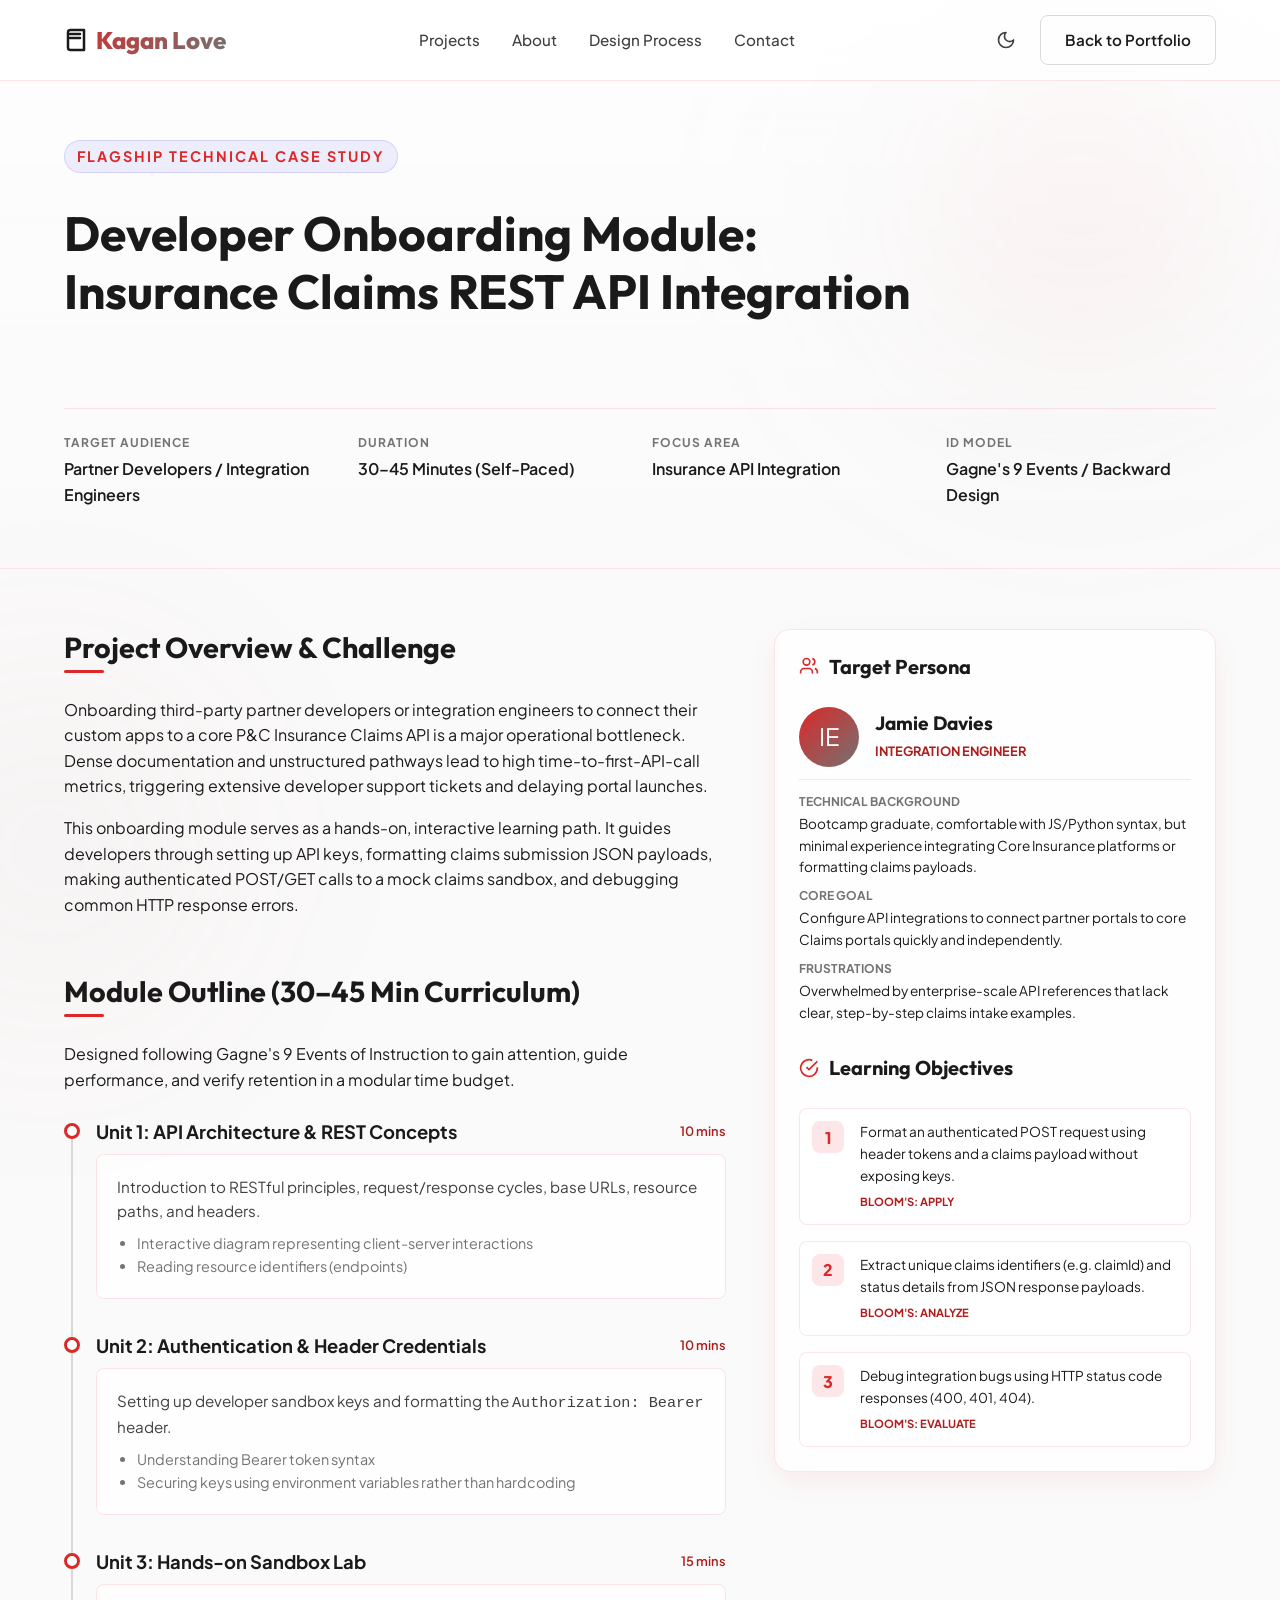
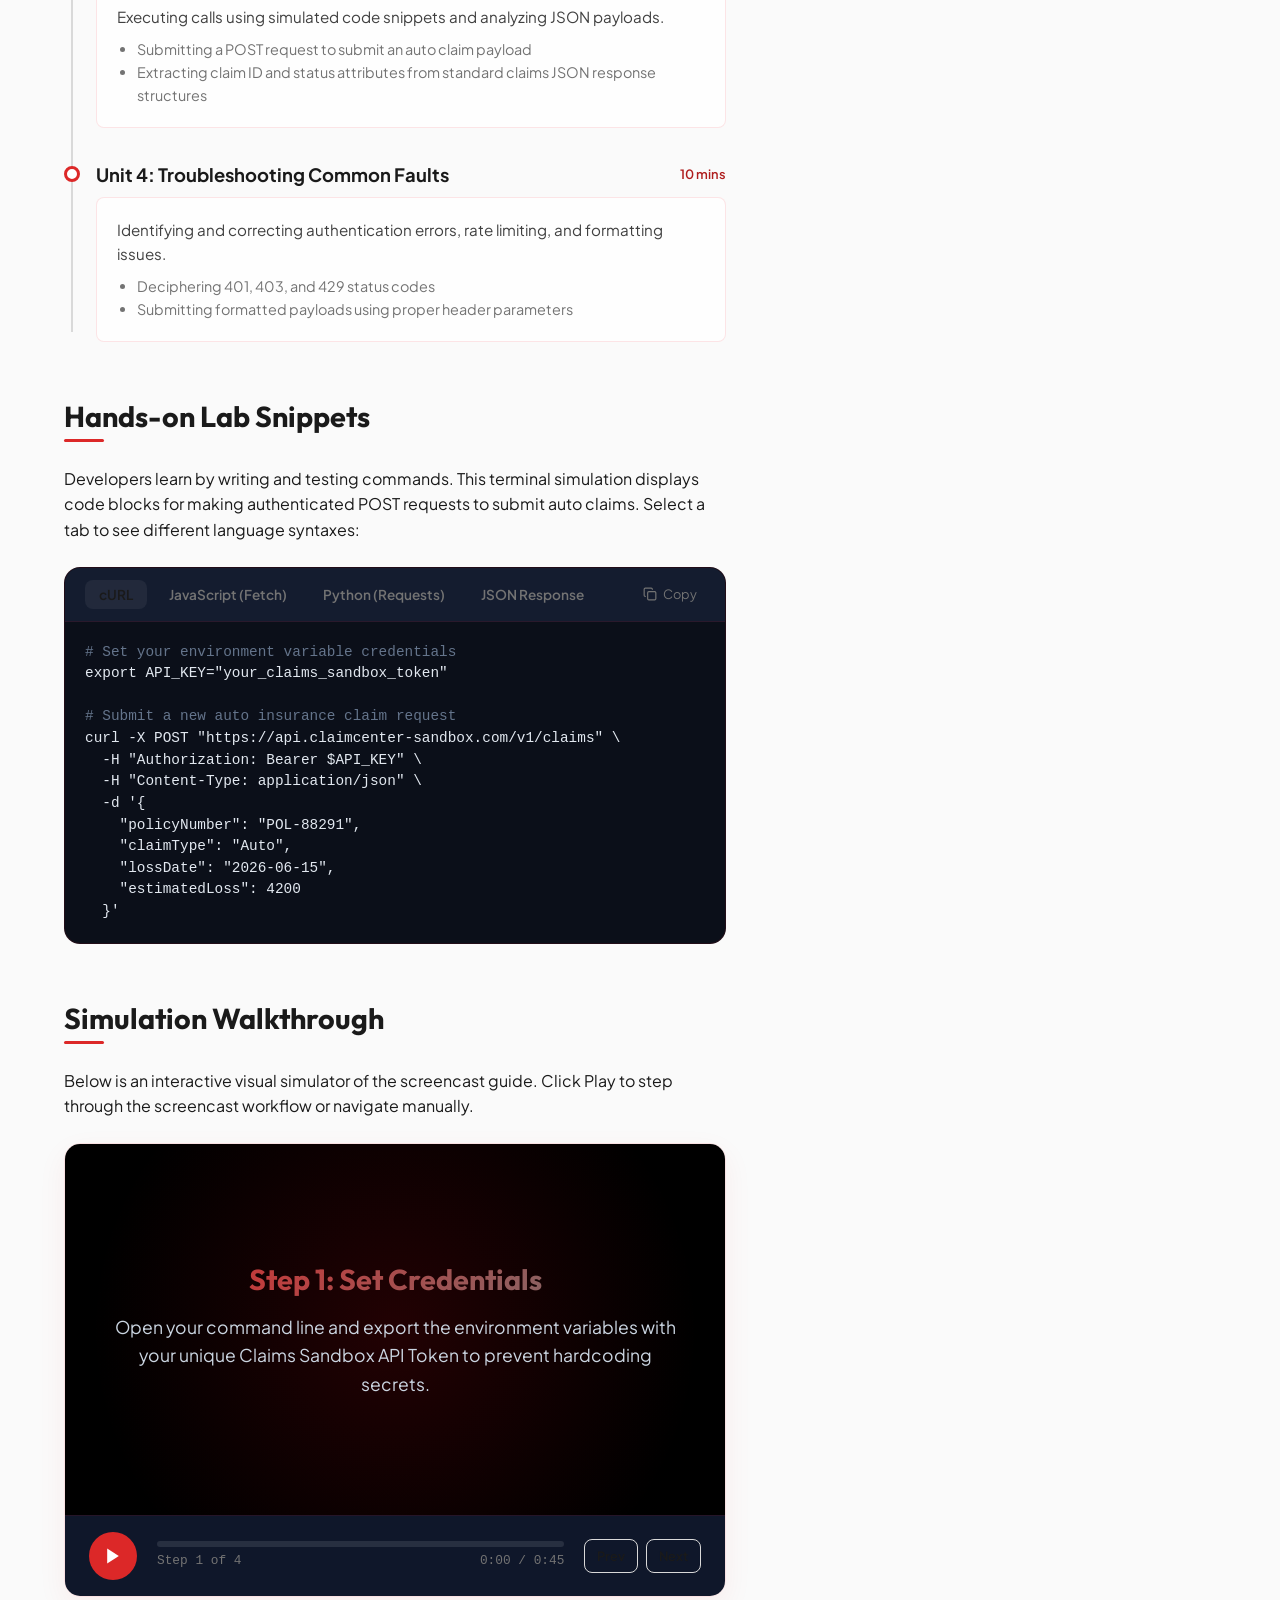
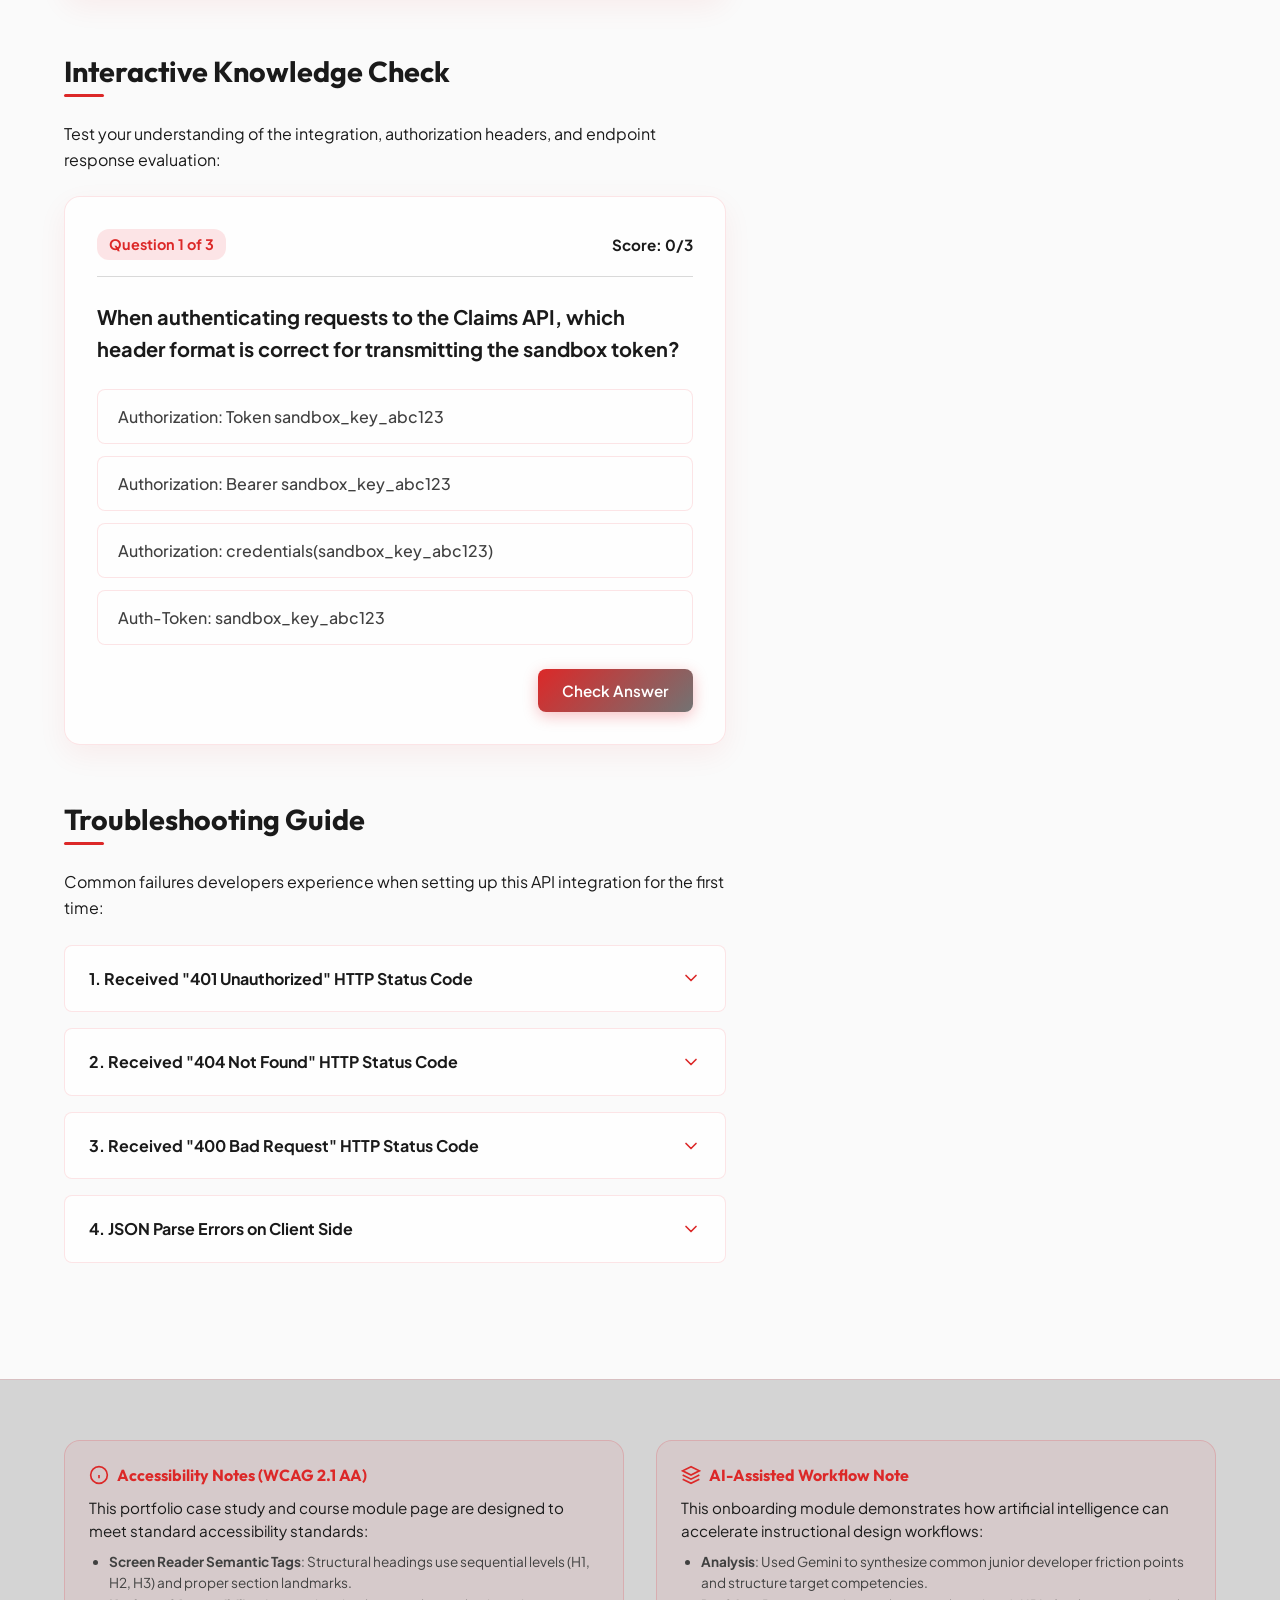
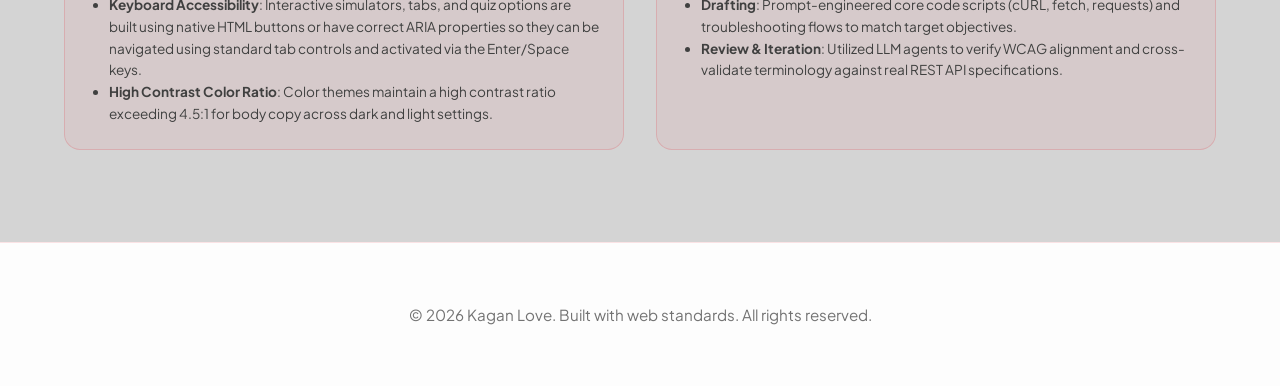
<file: projects/developer-onboarding.html>
<!DOCTYPE html>
<html lang="en">
<head>
    <meta charset="UTF-8">
    <meta name="viewport" content="width=device-width, initial-scale=1.0">
    <title>Case Study: Developer Onboarding Module | Kagan Love</title>
    <meta name="description" content="Instructional design case study detailing the Developer Onboarding Module for REST API Integration by Kagan Love.">
    <link rel="stylesheet" href="../css/styles.css">
</head>
<body>
    <div class="bg-glow"></div>
    <div class="bg-glow-left"></div>

    <!-- Header & Navigation -->
    <header id="main-header">
        <div class="container nav-container">
            <a href="../index.html" class="logo" id="header-logo">
                <svg width="24" height="24" viewBox="0 0 24 24" fill="none" stroke="currentColor" stroke-width="2.5" stroke-linecap="round" stroke-linejoin="round"><path d="M4 19.5v-15A2.5 2.5 0 0 1 6.5 2H20v20H6.5a2.5 2.5 0 0 1-2.5-2.5Z"></path><path d="M6 6h10"></path><path d="M6 10h10"></path></svg>
                <span>Kagan Love</span>
            </a>
            <nav>
                <ul class="nav-links">
                    <li><a href="../index.html#projects" class="nav-link">Projects</a></li>
                    <li><a href="../index.html#about" class="nav-link">About</a></li>
                    <li><a href="../index.html#process" class="nav-link">Design Process</a></li>
                    <li><a href="../index.html#contact" class="nav-link">Contact</a></li>
                </ul>
            </nav>
            <div class="nav-actions">
                <button class="theme-toggle" id="theme-toggle-btn" aria-label="Toggle Theme">
                    <svg id="theme-icon-sun" width="20" height="20" viewBox="0 0 24 24" fill="none" stroke="currentColor" stroke-width="2" stroke-linecap="round" stroke-linejoin="round"><circle cx="12" cy="12" r="4"></circle><path d="M12 2v2"></path><path d="M12 20v2"></path><path d="M4.93 4.93l1.41 1.41"></path><path d="M17.66 17.66l1.41 1.41"></path><path d="M2 12h2"></path><path d="M20 12h2"></path><path d="M6.34 17.66l-1.41 1.41"></path><path d="M19.07 4.93l-1.41 1.41"></path></svg>
                    <svg id="theme-icon-moon" width="20" height="20" viewBox="0 0 24 24" fill="none" stroke="currentColor" stroke-width="2" stroke-linecap="round" stroke-linejoin="round" style="display: none;"><path d="M12 3a6 6 0 0 0 9 9 9 9 0 1 1-9-9Z"></path></svg>
                </button>
                <a href="../index.html" class="btn btn-secondary">Back to Portfolio</a>
            </div>
        </div>
    </header>

    <!-- Case Study Hero -->
    <section class="case-study-hero">
        <div class="container case-study-header-grid">
            <div>
                <span class="hero-subtitle">Flagship Technical Case Study</span>
                <h1 class="case-study-title" id="case-study-main-title">Developer Onboarding Module:<br><span>Insurance Claims REST API Integration</span></h1>
            </div>
            
            <div class="case-study-summary-grid">
                <div>
                    <div class="summary-item-label">Target Audience</div>
                    <div class="summary-item-value">Partner Developers / Integration Engineers</div>
                </div>
                <div>
                    <div class="summary-item-label">Duration</div>
                    <div class="summary-item-value">30–45 Minutes (Self-Paced)</div>
                </div>
                <div>
                    <div class="summary-item-label">Focus Area</div>
                    <div class="summary-item-value">Insurance API Integration</div>
                </div>
                <div>
                    <div class="summary-item-label">ID Model</div>
                    <div class="summary-item-value">Gagne's 9 Events / Backward Design</div>
                </div>
            </div>
        </div>
    </section>

    <!-- Case Study Content -->
    <main class="case-study-content">
        <div class="container cs-grid">
            <!-- Main Content Area -->
            <div>
                <!-- Section 1: Context & Problem -->
                <section class="cs-section">
                    <h3>Project Overview & Challenge</h3>
                    <p style="margin-bottom: 16px;">
                        Onboarding third-party partner developers or integration engineers to connect their custom apps to a core P&C Insurance Claims API is a major operational bottleneck. Dense documentation and unstructured pathways lead to high time-to-first-API-call metrics, triggering extensive developer support tickets and delaying portal launches.
                    </p>
                    <p>
                        This onboarding module serves as a hands-on, interactive learning path. It guides developers through setting up API keys, formatting claims submission JSON payloads, making authenticated POST/GET calls to a mock claims sandbox, and debugging common HTTP response errors.
                    </p>
                </section>

                <!-- Section 2: Timeline Module Outline -->
                <section class="cs-section" id="curriculum-outline">
                    <h3>Module Outline (30–45 Min Curriculum)</h3>
                    <p style="margin-bottom: 16px;">
                        Designed following Gagne's 9 Events of Instruction to gain attention, guide performance, and verify retention in a modular time budget.
                    </p>

                    <div class="timeline">
                        <div class="timeline-item">
                            <div class="timeline-marker"></div>
                            <div class="timeline-item-title">
                                <span>Unit 1: API Architecture & REST Concepts</span>
                                <span class="timeline-duration">10 mins</span>
                            </div>
                            <div class="timeline-card">
                                <p style="font-size:0.95rem; color:hsl(var(--text-secondary-hsl)); margin-bottom:8px;">
                                    Introduction to RESTful principles, request/response cycles, base URLs, resource paths, and headers.
                                </p>
                                <ul style="padding-left:20px; font-size:0.9rem; color:hsl(var(--text-muted-hsl));">
                                    <li>Interactive diagram representing client-server interactions</li>
                                    <li>Reading resource identifiers (endpoints)</li>
                                </ul>
                            </div>
                        </div>

                        <div class="timeline-item">
                            <div class="timeline-marker"></div>
                            <div class="timeline-item-title">
                                <span>Unit 2: Authentication & Header Credentials</span>
                                <span class="timeline-duration">10 mins</span>
                            </div>
                            <div class="timeline-card">
                                <p style="font-size:0.95rem; color:hsl(var(--text-secondary-hsl)); margin-bottom:8px;">
                                    Setting up developer sandbox keys and formatting the <code>Authorization: Bearer</code> header.
                                </p>
                                <ul style="padding-left:20px; font-size:0.9rem; color:hsl(var(--text-muted-hsl));">
                                    <li>Understanding Bearer token syntax</li>
                                    <li>Securing keys using environment variables rather than hardcoding</li>
                                </ul>
                            </div>
                        </div>

                        <div class="timeline-item">
                            <div class="timeline-marker"></div>
                            <div class="timeline-item-title">
                                <span>Unit 3: Hands-on Sandbox Lab</span>
                                <span class="timeline-duration">15 mins</span>
                            </div>
                            <div class="timeline-card">
                                <p style="font-size:0.95rem; color:hsl(var(--text-secondary-hsl)); margin-bottom:8px;">
                                    Executing calls using simulated code snippets and analyzing JSON payloads.
                                </p>
                                <ul style="padding-left:20px; font-size:0.9rem; color:hsl(var(--text-muted-hsl));">
                                    <li>Submitting a POST request to submit an auto claim payload</li>
                                    <li>Extracting claim ID and status attributes from standard claims JSON response structures</li>
                                </ul>
                            </div>
                        </div>

                        <div class="timeline-item">
                            <div class="timeline-marker"></div>
                            <div class="timeline-item-title">
                                <span>Unit 4: Troubleshooting Common Faults</span>
                                <span class="timeline-duration">10 mins</span>
                            </div>
                            <div class="timeline-card">
                                <p style="font-size:0.95rem; color:hsl(var(--text-secondary-hsl)); margin-bottom:8px;">
                                    Identifying and correcting authentication errors, rate limiting, and formatting issues.
                                </p>
                                <ul style="padding-left:20px; font-size:0.9rem; color:hsl(var(--text-muted-hsl));">
                                    <li>Deciphering 401, 403, and 429 status codes</li>
                                    <li>Submitting formatted payloads using proper header parameters</li>
                                </ul>
                            </div>
                        </div>
                    </div>
                </section>

                <!-- Section 3: Hands-on Lab -->
                <section class="cs-section" id="lab-section">
                    <h3>Hands-on Lab Snippets</h3>
                    <p>
                        Developers learn by writing and testing commands. This terminal simulation displays code blocks for making authenticated POST requests to submit auto claims. Select a tab to see different language syntaxes:
                    </p>

                    <div class="lab-simulator">
                        <div class="lab-header">
                            <div class="lab-tabs">
                                <button class="lab-tab active" data-tab="curl" id="tab-btn-curl">cURL</button>
                                <button class="lab-tab" data-tab="js" id="tab-btn-js">JavaScript (Fetch)</button>
                                <button class="lab-tab" data-tab="python" id="tab-btn-python">Python (Requests)</button>
                                <button class="lab-tab" data-tab="json" id="tab-btn-json">JSON Response</button>
                            </div>
                            <button class="lab-copy-btn" id="lab-copy-action">
                                <svg width="14" height="14" viewBox="0 0 24 24" fill="none" stroke="currentColor" stroke-width="2" stroke-linecap="round" stroke-linejoin="round"><rect width="14" height="14" x="8" y="8" rx="2" ry="2"></rect><path d="M4 16c-1.1 0-2-.9-2-2V4c0-1.1.9-2 2-2h10c1.1 0 2 .9 2 2"></path></svg>
                                <span>Copy</span>
                            </button>
                        </div>
                        <div class="lab-content">
                            <!-- cURL -->
                            <div class="lab-pane active" id="pane-curl">
                                <div class="lab-code"><span class="lab-code-comment"># Set your environment variable credentials</span>
export API_KEY="your_claims_sandbox_token"

<span class="lab-code-comment"># Submit a new auto insurance claim request</span>
curl -X POST "https://api.claimcenter-sandbox.com/v1/claims" \
  -H "Authorization: Bearer $API_KEY" \
  -H "Content-Type: application/json" \
  -d '{
    "policyNumber": "POL-88291",
    "claimType": "Auto",
    "lossDate": "2026-06-15",
    "estimatedLoss": 4200
  }'</div>
                            </div>
                            <!-- JS -->
                            <div class="lab-pane" id="pane-js">
                                <div class="lab-code"><span class="lab-code-keyword">const</span> apiKey = process.env.API_KEY;

<span class="lab-code-function">async function</span> <span class="lab-code-function">submitClaim</span>() {
  <span class="lab-code-keyword">try</span> {
    <span class="lab-code-keyword">const</span> response = <span class="lab-code-keyword">await</span> <span class="lab-code-function">fetch</span>(<span class="lab-code-string">'https://api.claimcenter-sandbox.com/v1/claims'</span>, {
      method: <span class="lab-code-string">'POST'</span>,
      headers: {
        <span class="lab-code-string">'Authorization'</span>: <span class="lab-code-string">`Bearer ${apiKey}`</span>,
        <span class="lab-code-string">'Content-Type'</span>: <span class="lab-code-string">'application/json'</span>
      },
      body: JSON.stringify({
        policyNumber: <span class="lab-code-string">'POL-88291'</span>,
        claimType: <span class="lab-code-string">'Auto'</span>,
        lossDate: <span class="lab-code-string">'2026-06-15'</span>,
        estimatedLoss: 4200
      })
    });

    <span class="lab-code-keyword">if</span> (!response.ok) {
      <span class="lab-code-keyword">throw new</span> <span class="lab-code-function">Error</span>(<span class="lab-code-string">`HTTP error! Status: ${response.status}`</span>);
    }

    <span class="lab-code-keyword">const</span> data = <span class="lab-code-keyword">await</span> response.<span class="lab-code-function">json</span>();
    console.<span class="lab-code-function">log</span>(<span class="lab-code-variable">data</span>);
  } <span class="lab-code-keyword">catch</span> (error) {
    console.<span class="lab-code-function">error</span>(<span class="lab-code-string">'Failed to submit claim:'</span>, error);
  }
}</div>
                            </div>
                            <!-- Python -->
                            <div class="lab-pane" id="pane-python">
                                <div class="lab-code"><span class="lab-code-keyword">import</span> os
<span class="lab-code-keyword">import</span> requests

api_key = os.getenv(<span class="lab-code-string">"API_KEY"</span>)
url = <span class="lab-code-string">"https://api.claimcenter-sandbox.com/v1/claims"</span>
headers = {
    <span class="lab-code-string">"Authorization"</span>: f<span class="lab-code-string">"Bearer {api_key}"</span>,
    <span class="lab-code-string">"Content-Type"</span>: <span class="lab-code-string">"application/json"</span>
}
payload = {
    <span class="lab-code-string">"policyNumber"</span>: <span class="lab-code-string">"POL-88291"</span>,
    <span class="lab-code-string">"claimType"</span>: <span class="lab-code-string">"Auto"</span>,
    <span class="lab-code-string">"lossDate"</span>: <span class="lab-code-string">"2026-06-15"</span>,
    <span class="lab-code-string">"estimatedLoss"</span>: 4200
}

response = requests.post(url, headers=headers, json=payload)

<span class="lab-code-keyword">if</span> response.status_code == 201:
    data = response.json()
    print(<span class="lab-code-variable">data</span>)
<span class="lab-code-keyword">else</span>:
    print(f<span class="lab-code-string">"Error: {response.status_code}"</span>)</div>
                            </div>
                            <!-- JSON -->
                            <div class="lab-pane" id="pane-json">
                                <div class="lab-code">{
  <span class="lab-code-keyword">"status"</span>: <span class="lab-code-string">"success"</span>,
  <span class="lab-code-keyword">"data"</span>: {
    <span class="lab-code-keyword">"claimId"</span>: <span class="lab-code-string">"CLM-1042"</span>,
    <span class="lab-code-keyword">"policyNumber"</span>: <span class="lab-code-string">"POL-88291"</span>,
    <span class="lab-code-keyword">"claimType"</span>: <span class="lab-code-string">"Auto"</span>,
    <span class="lab-code-keyword">"status"</span>: <span class="lab-code-string">"Open"</span>,
    <span class="lab-code-keyword">"lossDate"</span>: <span class="lab-code-string">"2026-06-15"</span>,
    <span class="lab-code-keyword">"estimatedLoss"</span>: 4200
  }
}</div>
                            </div>
                        </div>
                    </div>
                </section>

                <!-- Section 4: Interactive Slide Player (Video walk simulation) -->
                <section class="cs-section" id="video-walkthrough">
                    <h3>Simulation Walkthrough</h3>
                    <p style="margin-bottom: 16px;">
                        Below is an interactive visual simulator of the screencast guide. Click Play to step through the screencast workflow or navigate manually.
                    </p>

                    <div class="video-sim">
                        <div class="video-screen">
                            <div class="video-slide-bg"></div>
                            
                            <!-- Slide 1 -->
                            <div class="video-slide active" data-slide="0" data-duration="10">
                                <div class="video-slide-content">
                                    <h4>Step 1: Set Credentials</h4>
                                    <p>Open your command line and export the environment variables with your unique Claims Sandbox API Token to prevent hardcoding secrets.</p>
                                </div>
                            </div>
 
                            <!-- Slide 2 -->
                            <div class="video-slide" data-slide="1" data-duration="15">
                                <div class="video-slide-content">
                                    <h4>Step 2: Construct the Request</h4>
                                    <p>Using JS or cURL, append the correct <code>Authorization: Bearer</code> header and define the claims intake payload object including <code>policyNumber</code> and <code>claimType</code>.</p>
                                </div>
                            </div>
 
                            <!-- Slide 3 -->
                            <div class="video-slide" data-slide="2" data-duration="10">
                                <div class="video-slide-content">
                                    <h4>Step 3: Run Validation Command</h4>
                                    <p>Execute the query. Review the JSON result in your terminal. Look for a status of <code>"success"</code> and verify that a unique <code>claimId</code> has been generated.</p>
                                </div>
                            </div>
 
                            <!-- Slide 4 -->
                            <div class="video-slide" data-slide="3" data-duration="10">
                                <div class="video-slide-content">
                                    <h4>Step 4: Verify Database Side</h4>
                                    <p>Log in to your developer console and confirm that the submitted claim registers on the Claims dashboard under the active policy number, completing the verification.</p>
                                </div>
                            </div>
                        </div>
                        
                        <div class="video-controls">
                            <button class="video-play-btn" id="vid-play-toggle" aria-label="Play Walkthrough">
                                <!-- Play Icon -->
                                <svg id="vid-play-icon" width="20" height="20" viewBox="0 0 24 24" fill="currentColor"><polygon points="5 3 19 12 5 21 5 3"></polygon></svg>
                                <!-- Pause Icon -->
                                <svg id="vid-pause-icon" width="20" height="20" viewBox="0 0 24 24" fill="currentColor" style="display:none;"><rect width="4" height="16" x="6" y="4" rx="1"></rect><rect width="4" height="16" x="14" y="4" rx="1"></rect></svg>
                            </button>
                            <div class="video-progress-container">
                                <div class="video-progress-bar">
                                    <div class="video-progress-fill" id="vid-progress"></div>
                                </div>
                                <div style="display:flex; justify-content:space-between;">
                                    <span class="video-time" id="vid-step-label">Step 1 of 4</span>
                                    <span class="video-time" id="vid-time-label">0:00 / 0:45</span>
                                </div>
                            </div>
                            <div style="display:flex; gap:8px;">
                                <button class="btn btn-secondary" id="vid-prev-btn" style="padding: 8px 12px; font-size: 0.8rem;">Prev</button>
                                <button class="btn btn-secondary" id="vid-next-btn" style="padding: 8px 12px; font-size: 0.8rem;">Next</button>
                            </div>
                        </div>
                    </div>
                </section>

                <!-- Section 5: Interactive Knowledge Check Quiz -->
                <section class="cs-section" id="quiz-section">
                    <h3>Interactive Knowledge Check</h3>
                    <p>
                        Test your understanding of the integration, authorization headers, and endpoint response evaluation:
                    </p>

                    <div class="quiz-container">
                        <div class="quiz-header">
                            <span class="quiz-counter" id="quiz-progress-text">Question 1 of 3</span>
                            <span class="quiz-score" id="quiz-score-text">Score: 0/3</span>
                        </div>

                        <div id="quiz-question-box">
                            <div class="quiz-question" id="quiz-question-text">Loading question...</div>
                            <div class="quiz-options" id="quiz-options-list">
                                <!-- Dynamically loaded options -->
                            </div>
                        </div>

                        <div class="quiz-feedback" id="quiz-feedback-box">
                            <div class="quiz-feedback-title" id="quiz-feedback-title">Correct!</div>
                            <p id="quiz-feedback-text">Feedback text goes here.</p>
                        </div>

                        <div class="quiz-actions">
                            <button class="btn btn-primary" id="quiz-action-btn" disabled>Next Question</button>
                        </div>

                        <div class="quiz-results" id="quiz-results-box">
                            <div class="quiz-results-score" id="quiz-results-score">3/3</div>
                            <h4 style="margin-bottom:12px;">Review Completed!</h4>
                            <p style="color:hsl(var(--text-secondary-hsl)); margin-bottom:24px;">You have completed the REST API Integration knowledge check.</p>
                            <button class="btn btn-secondary" id="quiz-retry-btn" style="margin:0 auto;">Retry Quiz</button>
                        </div>
                    </div>
                </section>

                <!-- Section 6: Troubleshooting Accordion -->
                <section class="cs-section" id="troubleshooting-guide">
                    <h3>Troubleshooting Guide</h3>
                    <p>Common failures developers experience when setting up this API integration for the first time:</p>

                    <div class="accordion">
                        <div class="accordion-item" id="acc-1">
                            <div class="accordion-header">
                                <span>1. Received "401 Unauthorized" HTTP Status Code</span>
                                <svg class="accordion-icon" width="20" height="20" viewBox="0 0 24 24" fill="none" stroke="currentColor" stroke-width="2" stroke-linecap="round" stroke-linejoin="round"><polyline points="6 9 12 15 18 9"></polyline></svg>
                            </div>
                            <div class="accordion-content">
                                <p style="margin-bottom: 8px;"><strong>Root Cause:</strong> The API gateway failed to validate your authentication token.</p>
                                <p><strong>Resolution:</strong> Ensure the token value is set correctly in your environment variable. Confirm your request includes the word <code>Bearer</code> followed by a single space and then the API key in the <code>Authorization</code> header (e.g. <code>Bearer sandbox_xyz123...</code>).</p>
                            </div>
                        </div>

                        <div class="accordion-item" id="acc-2">
                            <div class="accordion-header">
                                <span>2. Received "404 Not Found" HTTP Status Code</span>
                                <svg class="accordion-icon" width="20" height="20" viewBox="0 0 24 24" fill="none" stroke="currentColor" stroke-width="2" stroke-linecap="round" stroke-linejoin="round"><polyline points="6 9 12 15 18 9"></polyline></svg>
                            </div>
                            <div class="accordion-content">
                                <p style="margin-bottom: 8px;"><strong>Root Cause:</strong> The request URL or base domain endpoint path was incorrect.</p>
                                <p><strong>Resolution:</strong> Verify the spelling of the endpoint URL path. Developers often target singular <code>/claim</code> instead of the plural <code>/claims</code>, or miss the version prefix (e.g., <code>/v1/claims</code>).</p>
                            </div>
                        </div>

                        <div class="accordion-item" id="acc-3">
                            <div class="accordion-header">
                                <span>3. Received "400 Bad Request" HTTP Status Code</span>
                                <svg class="accordion-icon" width="20" height="20" viewBox="0 0 24 24" fill="none" stroke="currentColor" stroke-width="2" stroke-linecap="round" stroke-linejoin="round"><polyline points="6 9 12 15 18 9"></polyline></svg>
                            </div>
                            <div class="accordion-content">
                                <p style="margin-bottom: 8px;"><strong>Root Cause:</strong> Missing or malformed required fields in the request JSON body.</p>
                                <p><strong>Resolution:</strong> Verify that your request payload has all mandatory fields (e.g., <code>policyNumber</code>, <code>claimType</code>). Ensure the request header includes <code>Content-Type: application/json</code>.</p>
                            </div>
                        </div>

                        <div class="accordion-item" id="acc-4">
                            <div class="accordion-header">
                                <span>4. JSON Parse Errors on Client Side</span>
                                <svg class="accordion-icon" width="20" height="20" viewBox="0 0 24 24" fill="none" stroke="currentColor" stroke-width="2" stroke-linecap="round" stroke-linejoin="round"><polyline points="6 9 12 15 18 9"></polyline></svg>
                            </div>
                            <div class="accordion-content">
                                <p style="margin-bottom: 8px;"><strong>Root Cause:</strong> The response was parsed as JSON, but the API returned raw text (often during server errors or firewall blocks).</p>
                                <p><strong>Resolution:</strong> Log the raw response string before calling <code>response.json()</code> in JS or <code>response.json()</code> in Python. Make sure your request includes the header <code>Accept: application/json</code>.</p>
                            </div>
                        </div>
                    </div>
                </section>
            </div>

            <!-- Sidebar Info / Case Study Metadata -->
            <aside>
                <div class="glass-card persona-card" style="position: sticky; top: 100px;">
                    <h3 class="skill-category-title" style="border-bottom:none; margin-bottom:16px;">
                        <svg viewBox="0 0 24 24" fill="none" stroke="currentColor" stroke-width="2"><path d="M16 21v-2a4 4 0 0 0-4-4H6a4 4 0 0 0-4 4v2"></path><circle cx="9" cy="7" r="4"></circle><path d="M22 21v-2a4 4 0 0 0-3-3.87"></path><path d="M16 3.13a4 4 0 0 1 0 7.75"></path></svg>
                        Target Persona
                    </h3>
                    <div class="persona-header" style="margin-bottom:12px; padding-bottom:12px;">
                        <div class="persona-avatar">IE</div>
                        <div class="persona-title">
                            <h4>Jamie Davies</h4>
                            <span>Integration Engineer</span>
                        </div>
                    </div>
                    <div class="persona-details" style="grid-template-columns: 1fr; gap: 8px; font-size: 0.85rem;">
                        <div class="persona-detail-item">
                            <strong>Technical Background</strong>
                            <span>Bootcamp graduate, comfortable with JS/Python syntax, but minimal experience integrating Core Insurance platforms or formatting claims payloads.</span>
                        </div>
                        <div class="persona-detail-item">
                            <strong>Core Goal</strong>
                            <span>Configure API integrations to connect partner portals to core Claims portals quickly and independently.</span>
                        </div>
                        <div class="persona-detail-item">
                            <strong>Frustrations</strong>
                            <span>Overwhelmed by enterprise-scale API references that lack clear, step-by-step claims intake examples.</span>
                        </div>
                    </div>

                    <h3 class="skill-category-title" style="border-bottom:none; margin-bottom:16px; margin-top:32px;">
                        <svg viewBox="0 0 24 24" fill="none" stroke="currentColor" stroke-width="2"><path d="M22 11.08V12a10 10 0 1 1-5.93-9.14"></path><polyline points="22 4 12 14.01 9 11.01"></polyline></svg>
                        Learning Objectives
                    </h3>
                    <div class="objectives-grid">
                        <div class="objective-item" style="padding:12px;">
                            <div class="objective-icon">1</div>
                            <div class="objective-content">
                                <p style="font-size:0.85rem;">Format an authenticated POST request using header tokens and a claims payload without exposing keys.</p>
                                <span class="objective-bloom">Bloom's: Apply</span>
                            </div>
                        </div>
                        <div class="objective-item" style="padding:12px;">
                            <div class="objective-icon">2</div>
                            <div class="objective-content">
                                <p style="font-size:0.85rem;">Extract unique claims identifiers (e.g. claimId) and status details from JSON response payloads.</p>
                                <span class="objective-bloom">Bloom's: Analyze</span>
                            </div>
                        </div>
                        <div class="objective-item" style="padding:12px;">
                            <div class="objective-icon">3</div>
                            <div class="objective-content">
                                <p style="font-size:0.85rem;">Debug integration bugs using HTTP status code responses (400, 401, 404).</p>
                                <span class="objective-bloom">Bloom's: Evaluate</span>
                            </div>
                        </div>
                    </div>
                </div>
            </aside>
        </div>
    </main>

    <!-- Notes on Accessibility & AI Process -->
    <section class="section" style="border-top:1px solid var(--glass-border); padding:60px 0; background:rgba(0,0,0,0.15);">
        <div class="container">
            <div style="display:grid; grid-template-columns:1fr 1fr; gap:32px;">
                <div class="notes-card">
                    <h4>
                        <svg width="20" height="20" viewBox="0 0 24 24" fill="none" stroke="currentColor" stroke-width="2"><circle cx="12" cy="12" r="10"></circle><line x1="12" y1="16" x2="12" y2="12"></line><line x1="12" y1="8" x2="12.01" y2="8"></line></svg>
                        Accessibility Notes (WCAG 2.1 AA)
                    </h4>
                    <p style="margin-bottom:8px; line-height:1.5;">
                        This portfolio case study and course module page are designed to meet standard accessibility standards:
                    </p>
                    <ul style="padding-left:20px; font-size:0.85rem; color:hsl(var(--text-secondary-hsl)); line-height:1.6;">
                        <li><strong>Screen Reader Semantic Tags</strong>: Structural headings use sequential levels (H1, H2, H3) and proper section landmarks.</li>
                        <li><strong>Keyboard Accessibility</strong>: Interactive simulators, tabs, and quiz options are built using native HTML buttons or have correct ARIA properties so they can be navigated using standard tab controls and activated via the Enter/Space keys.</li>
                        <li><strong>High Contrast Color Ratio</strong>: Color themes maintain a high contrast ratio exceeding 4.5:1 for body copy across dark and light settings.</li>
                    </ul>
                </div>

                <div class="notes-card">
                    <h4>
                        <svg width="20" height="20" viewBox="0 0 24 24" fill="none" stroke="currentColor" stroke-width="2"><polygon points="12 2 2 7 12 12 22 7 12 2"></polygon><polyline points="2 17 12 22 22 17"></polyline><polyline points="2 12 12 17 22 12"></polyline></svg>
                        AI-Assisted Workflow Note
                    </h4>
                    <p style="margin-bottom:8px; line-height:1.5;">
                        This onboarding module demonstrates how artificial intelligence can accelerate instructional design workflows:
                    </p>
                    <ul style="padding-left:20px; font-size:0.85rem; color:hsl(var(--text-secondary-hsl)); line-height:1.6;">
                        <li><strong>Analysis</strong>: Used Gemini to synthesize common junior developer friction points and structure target competencies.</li>
                        <li><strong>Drafting</strong>: Prompt-engineered core code scripts (cURL, fetch, requests) and troubleshooting flows to match target objectives.</li>
                        <li><strong>Review & Iteration</strong>: Utilized LLM agents to verify WCAG alignment and cross-validate terminology against real REST API specifications.</li>
                    </ul>
                </div>
            </div>
        </div>
    </section>

    <!-- Footer -->
    <footer>
        <div class="container">
            <p>&copy; 2026 Kagan Love. Built with web standards. All rights reserved.</p>
        </div>
    </footer>

    <script src="../js/app.js"></script>
    <script src="../js/quiz.js"></script>
</body>
</html>
</file>
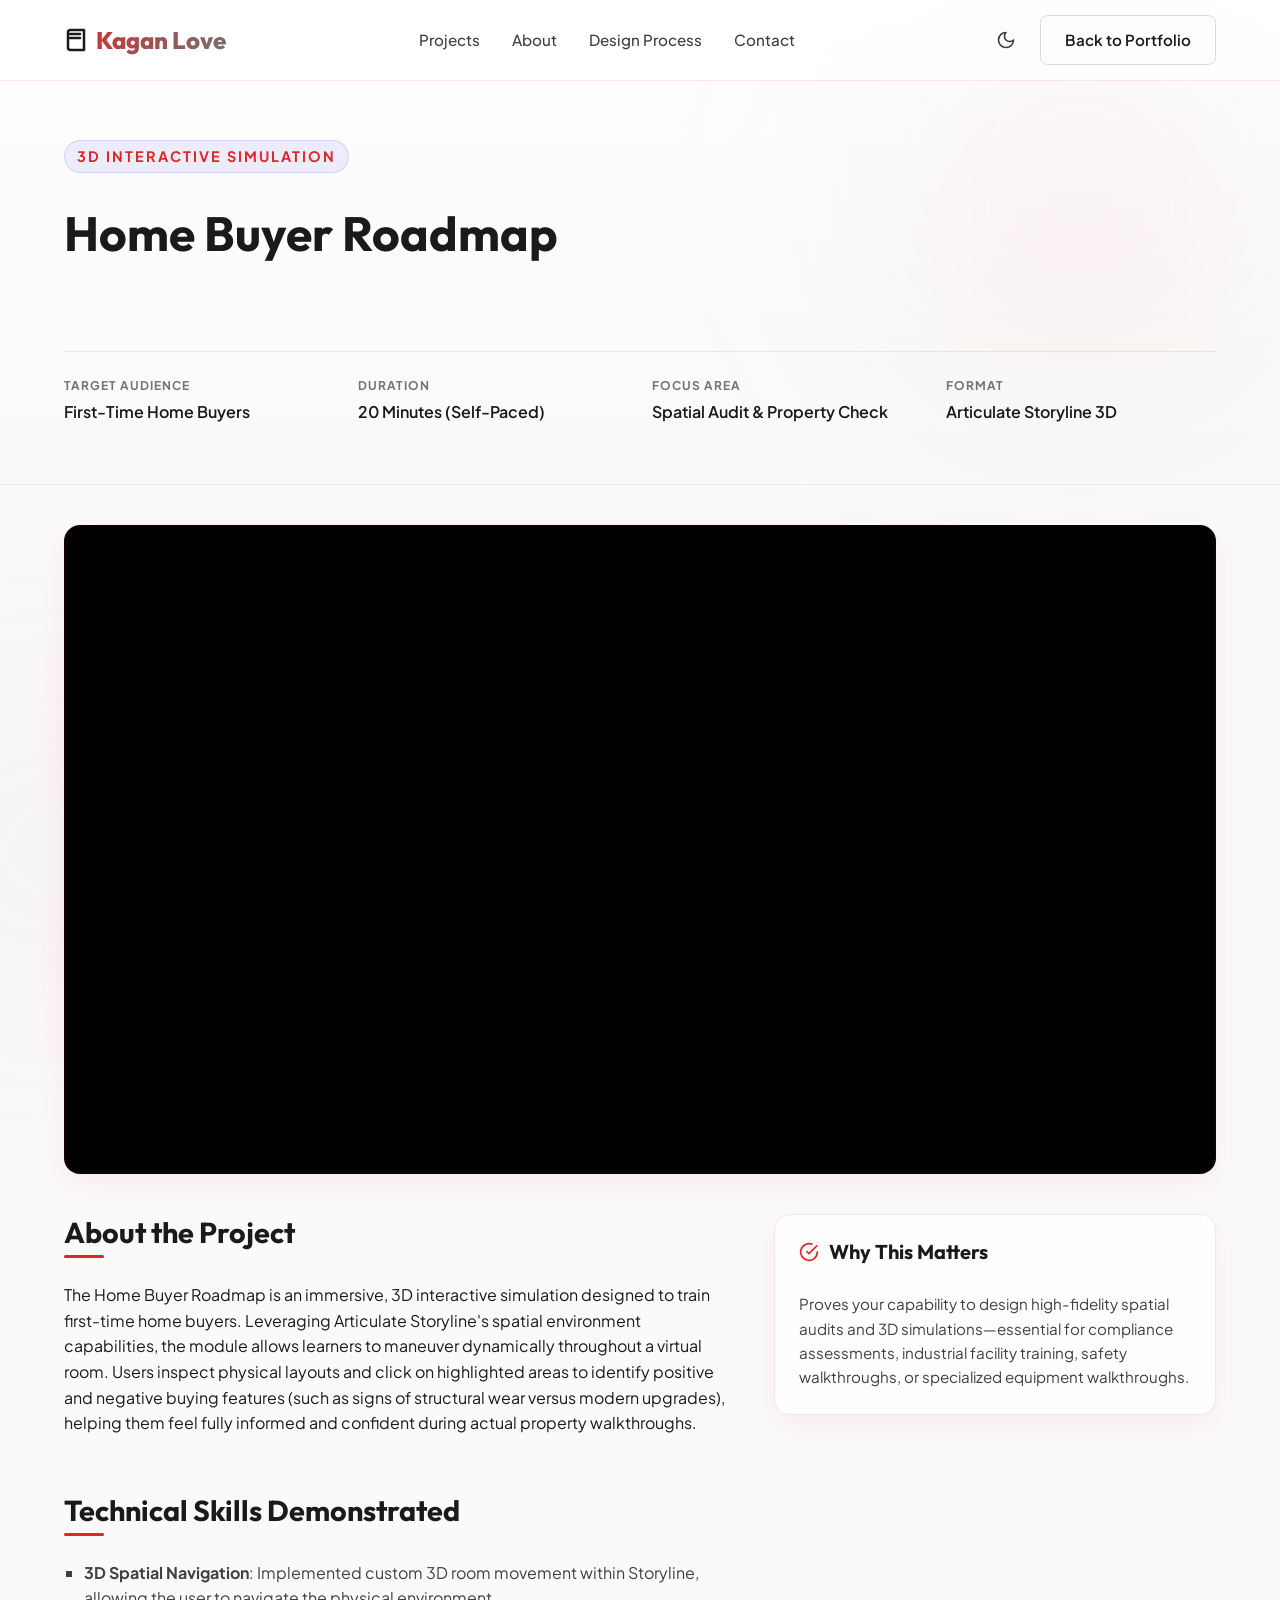
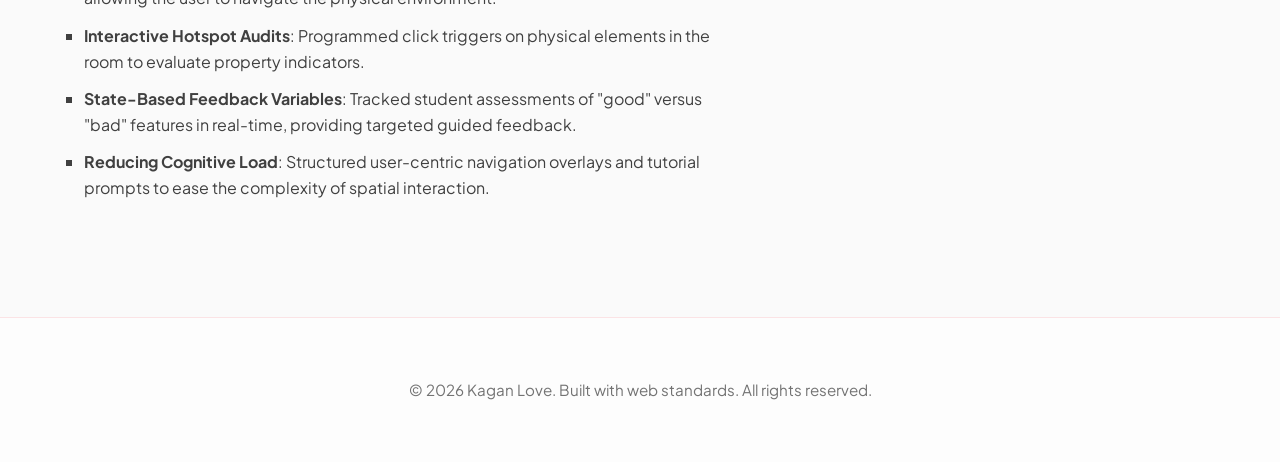
<file: projects/home-buyer.html>
<!DOCTYPE html>
<html lang="en">
<head>
    <meta charset="UTF-8">
    <meta name="viewport" content="width=device-width, initial-scale=1.0">
    <title>Home Buyer Roadmap | Kagan Love</title>
    <meta name="description" content="Home Buyer Roadmap eLearning module by Kagan Love.">
    <link rel="stylesheet" href="../css/styles.css">
</head>
<body>
    <div class="bg-glow"></div>
    <div class="bg-glow-left"></div>

    <!-- Header & Navigation -->
    <header id="main-header">
        <div class="container nav-container">
            <a href="../index.html" class="logo" id="header-logo">
                <svg width="24" height="24" viewBox="0 0 24 24" fill="none" stroke="currentColor" stroke-width="2.5" stroke-linecap="round" stroke-linejoin="round"><path d="M4 19.5v-15A2.5 2.5 0 0 1 6.5 2H20v20H6.5a2.5 2.5 0 0 1-2.5-2.5Z"></path><path d="M6 6h10"></path><path d="M6 10h10"></path></svg>
                <span>Kagan Love</span>
            </a>
            <nav>
                <ul class="nav-links">
                    <li><a href="../index.html#projects" class="nav-link">Projects</a></li>
                    <li><a href="../index.html#about" class="nav-link">About</a></li>
                    <li><a href="../index.html#process" class="nav-link">Design Process</a></li>
                    <li><a href="../index.html#contact" class="nav-link">Contact</a></li>
                </ul>
            </nav>
            <div class="nav-actions">
                <button class="theme-toggle" id="theme-toggle-btn" aria-label="Toggle Theme">
                    <svg id="theme-icon-sun" width="20" height="20" viewBox="0 0 24 24" fill="none" stroke="currentColor" stroke-width="2" stroke-linecap="round" stroke-linejoin="round"><circle cx="12" cy="12" r="4"></circle><path d="M12 2v2"></path><path d="M12 20v2"></path><path d="M4.93 4.93l1.41 1.41"></path><path d="M17.66 17.66l1.41 1.41"></path><path d="M2 12h2"></path><path d="M20 12h2"></path><path d="M6.34 17.66l-1.41 1.41"></path><path d="M19.07 4.93l-1.41 1.41"></path></svg>
                    <svg id="theme-icon-moon" width="20" height="20" viewBox="0 0 24 24" fill="none" stroke="currentColor" stroke-width="2" stroke-linecap="round" stroke-linejoin="round" style="display: none;"><path d="M12 3a6 6 0 0 0 9 9 9 9 0 1 1-9-9Z"></path></svg>
                </button>
                <a href="../index.html" class="btn btn-secondary">Back to Portfolio</a>
            </div>
        </div>
    </header>

    <!-- Project Hero -->
    <section class="case-study-hero">
        <div class="container case-study-header-grid">
            <div>
                <span class="hero-subtitle">3D Interactive Simulation</span>
                <h1 class="case-study-title">Home Buyer Roadmap</h1>
            </div>
            
            <div class="case-study-summary-grid">
                <div>
                    <div class="summary-item-label">Target Audience</div>
                    <div class="summary-item-value">First-Time Home Buyers</div>
                </div>
                <div>
                    <div class="summary-item-label">Duration</div>
                    <div class="summary-item-value">20 Minutes (Self-Paced)</div>
                </div>
                <div>
                    <div class="summary-item-label">Focus Area</div>
                    <div class="summary-item-value">Spatial Audit & Property Check</div>
                </div>
                <div>
                    <div class="summary-item-label">Format</div>
                    <div class="summary-item-value">Articulate Storyline 3D</div>
                </div>
            </div>
        </div>
    </section>

    <!-- Embedded Player -->
    <section class="container" style="padding-top: 40px;">
        <div class="embed-player-container" style="width: 100%; max-width: 1200px; margin: 0 auto 40px auto; border-radius: var(--radius-md); border: 1.5px solid var(--glass-border); background: #000; overflow: hidden; box-shadow: var(--glow-shadow);">
            <div class="embed-player-ratio" style="position: relative; padding-top: 56.25%; height: 0; width: 100%;">
                <iframe src="https://love-storylineportfolio3.s3.us-east-1.amazonaws.com/Home+Buyer/story.html" style="position: absolute; top: 0; left: 0; width: 100%; height: 100%; border: none;" allowfullscreen></iframe>
            </div>
        </div>
    </section>

    <!-- Project Details -->
    <main class="case-study-content" style="padding-top: 0;">
        <div class="container cs-grid">
            <div>
                <section class="cs-section">
                    <h3>About the Project</h3>
                    <p>
                        The Home Buyer Roadmap is an immersive, 3D interactive simulation designed to train first-time home buyers. Leveraging Articulate Storyline's spatial environment capabilities, the module allows learners to maneuver dynamically throughout a virtual room. Users inspect physical layouts and click on highlighted areas to identify positive and negative buying features (such as signs of structural wear versus modern upgrades), helping them feel fully informed and confident during actual property walkthroughs.
                    </p>
                </section>
 
                <section class="cs-section">
                    <h3>Technical Skills Demonstrated</h3>
                    <ul class="skill-list" style="flex-direction: column; gap: 12px; list-style-type: square; padding-left: 20px;">
                        <li style="color: hsl(var(--text-secondary-hsl));"><strong>3D Spatial Navigation</strong>: Implemented custom 3D room movement within Storyline, allowing the user to navigate the physical environment.</li>
                        <li style="color: hsl(var(--text-secondary-hsl));"><strong>Interactive Hotspot Audits</strong>: Programmed click triggers on physical elements in the room to evaluate property indicators.</li>
                        <li style="color: hsl(var(--text-secondary-hsl));"><strong>State-Based Feedback Variables</strong>: Tracked student assessments of "good" versus "bad" features in real-time, providing targeted guided feedback.</li>
                        <li style="color: hsl(var(--text-secondary-hsl));"><strong>Reducing Cognitive Load</strong>: Structured user-centric navigation overlays and tutorial prompts to ease the complexity of spatial interaction.</li>
                    </ul>
                </section>
            </div>
 
            <aside>
                <div class="glass-card persona-card">
                    <h3 class="skill-category-title" style="border-bottom:none; margin-bottom:16px;">
                        <svg viewBox="0 0 24 24" fill="none" stroke="currentColor" stroke-width="2"><path d="M22 11.08V12a10 10 0 1 1-5.93-9.14"></path><polyline points="22 4 12 14.01 9 11.01"></polyline></svg>
                        Why This Matters
                    </h3>
                    <p style="font-size: 0.95rem; color: hsl(var(--text-secondary-hsl)); line-height: 1.6;">
                        Proves your capability to design high-fidelity spatial audits and 3D simulations—essential for compliance assessments, industrial facility training, safety walkthroughs, or specialized equipment walkthroughs.
                    </p>
                </div>
            </aside>
        </div>
    </main>

    <!-- Footer -->
    <footer>
        <div class="container">
            <p>&copy; 2026 Kagan Love. Built with web standards. All rights reserved.</p>
        </div>
    </footer>

    <script src="../js/app.js"></script>
</body>
</html>
</file>
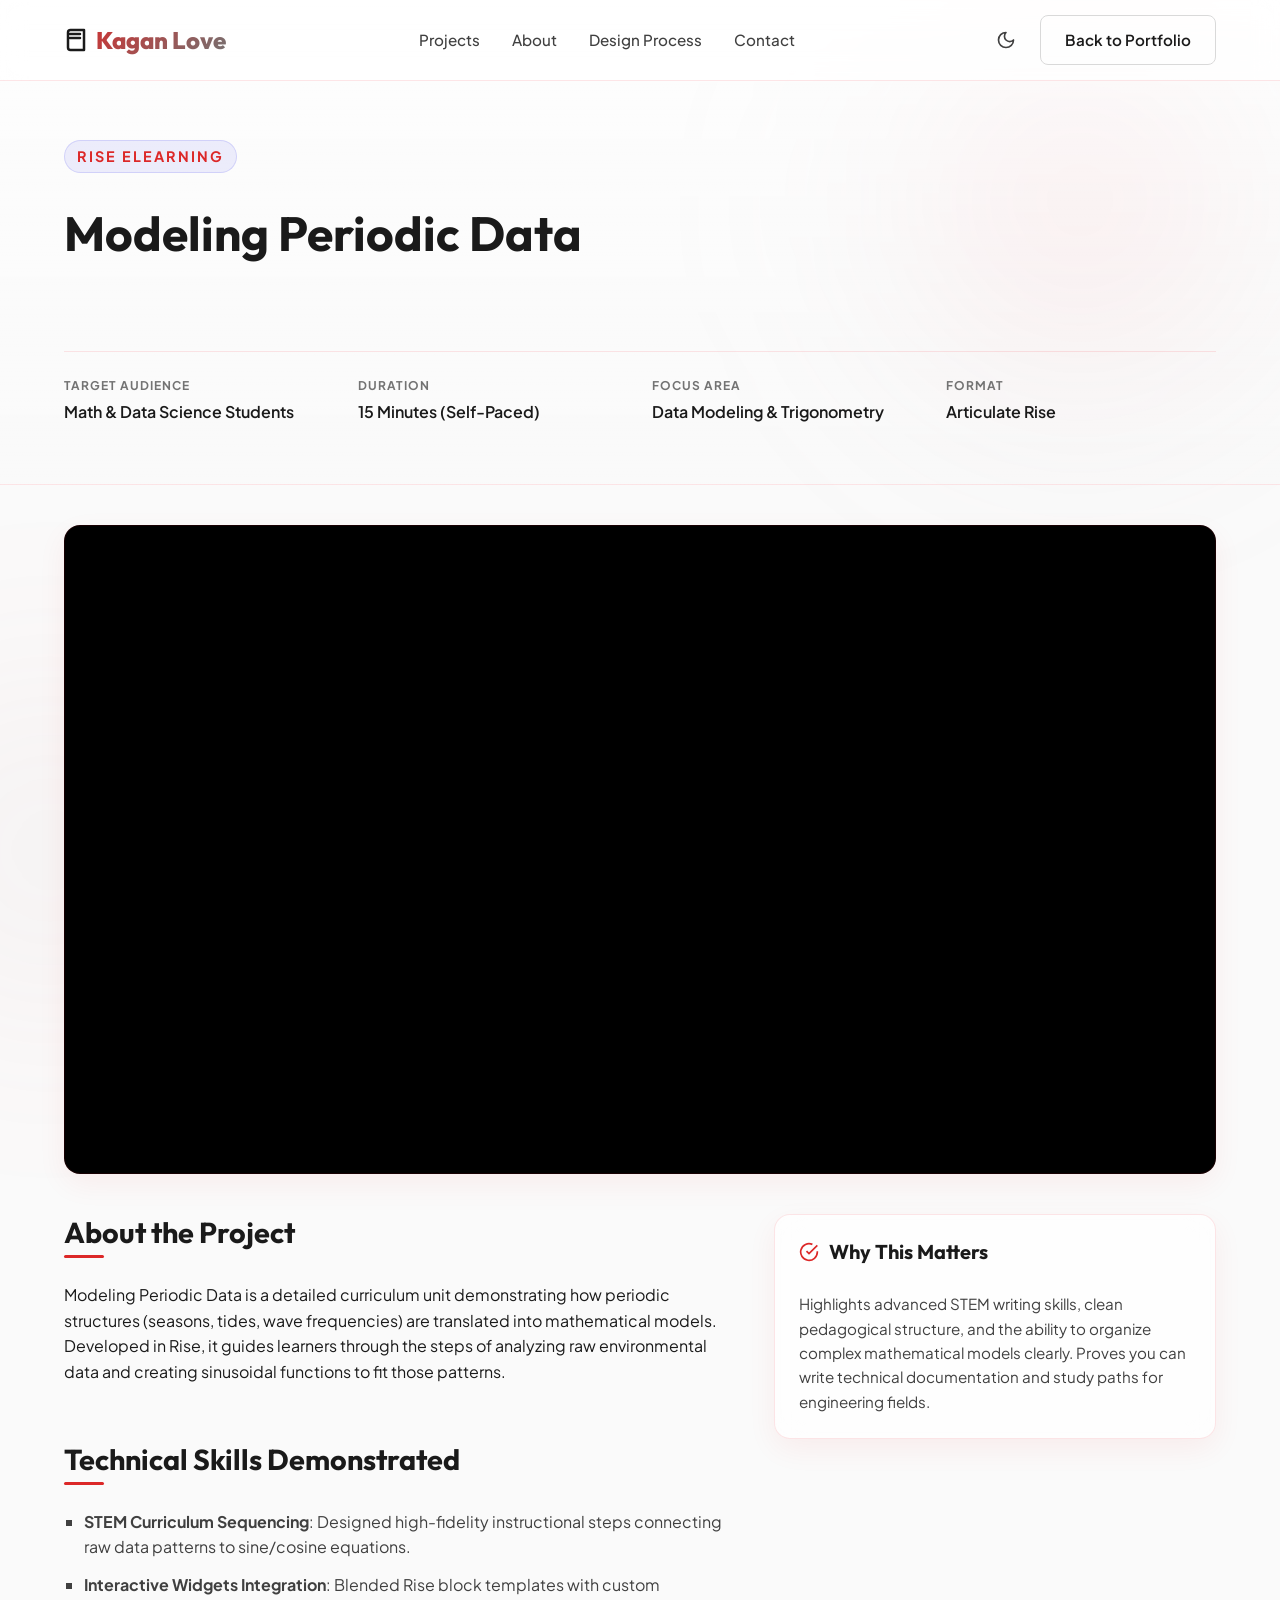
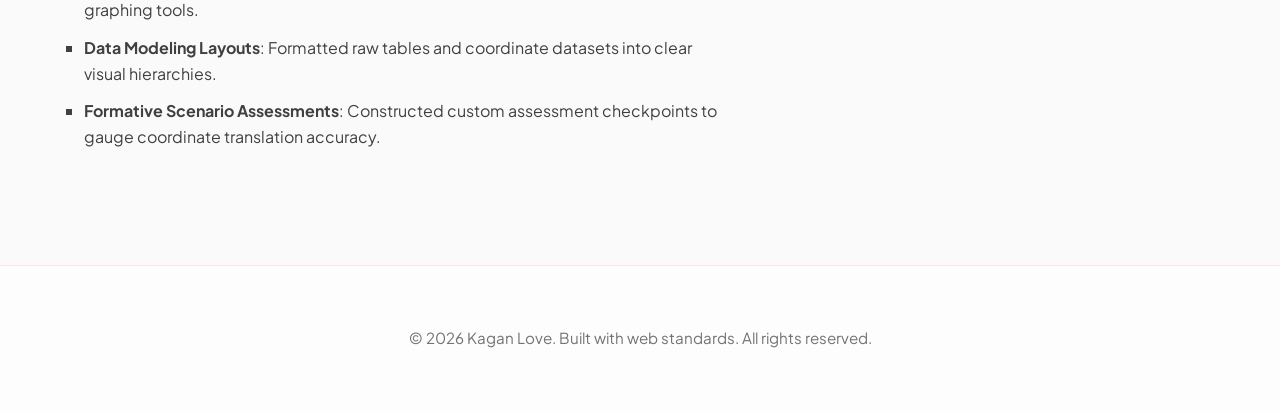
<file: projects/periodic-data.html>
<!DOCTYPE html>
<html lang="en">
<head>
    <meta charset="UTF-8">
    <meta name="viewport" content="width=device-width, initial-scale=1.0">
    <title>Modeling Periodic Data | Kagan Love</title>
    <meta name="description" content="Modeling Periodic Data eLearning module by Kagan Love.">
    <link rel="stylesheet" href="../css/styles.css">
</head>
<body>
    <div class="bg-glow"></div>
    <div class="bg-glow-left"></div>

    <!-- Header & Navigation -->
    <header id="main-header">
        <div class="container nav-container">
            <a href="../index.html" class="logo" id="header-logo">
                <svg width="24" height="24" viewBox="0 0 24 24" fill="none" stroke="currentColor" stroke-width="2.5" stroke-linecap="round" stroke-linejoin="round"><path d="M4 19.5v-15A2.5 2.5 0 0 1 6.5 2H20v20H6.5a2.5 2.5 0 0 1-2.5-2.5Z"></path><path d="M6 6h10"></path><path d="M6 10h10"></path></svg>
                <span>Kagan Love</span>
            </a>
            <nav>
                <ul class="nav-links">
                    <li><a href="../index.html#projects" class="nav-link">Projects</a></li>
                    <li><a href="../index.html#about" class="nav-link">About</a></li>
                    <li><a href="../index.html#process" class="nav-link">Design Process</a></li>
                    <li><a href="../index.html#contact" class="nav-link">Contact</a></li>
                </ul>
            </nav>
            <div class="nav-actions">
                <button class="theme-toggle" id="theme-toggle-btn" aria-label="Toggle Theme">
                    <svg id="theme-icon-sun" width="20" height="20" viewBox="0 0 24 24" fill="none" stroke="currentColor" stroke-width="2" stroke-linecap="round" stroke-linejoin="round"><circle cx="12" cy="12" r="4"></circle><path d="M12 2v2"></path><path d="M12 20v2"></path><path d="M4.93 4.93l1.41 1.41"></path><path d="M17.66 17.66l1.41 1.41"></path><path d="M2 12h2"></path><path d="M20 12h2"></path><path d="M6.34 17.66l-1.41 1.41"></path><path d="M19.07 4.93l-1.41 1.41"></path></svg>
                    <svg id="theme-icon-moon" width="20" height="20" viewBox="0 0 24 24" fill="none" stroke="currentColor" stroke-width="2" stroke-linecap="round" stroke-linejoin="round" style="display: none;"><path d="M12 3a6 6 0 0 0 9 9 9 9 0 1 1-9-9Z"></path></svg>
                </button>
                <a href="../index.html" class="btn btn-secondary">Back to Portfolio</a>
            </div>
        </div>
    </header>

    <!-- Project Hero -->
    <section class="case-study-hero">
        <div class="container case-study-header-grid">
            <div>
                <span class="hero-subtitle">Rise eLearning</span>
                <h1 class="case-study-title">Modeling Periodic Data</h1>
            </div>
            
            <div class="case-study-summary-grid">
                <div>
                    <div class="summary-item-label">Target Audience</div>
                    <div class="summary-item-value">Math & Data Science Students</div>
                </div>
                <div>
                    <div class="summary-item-label">Duration</div>
                    <div class="summary-item-value">15 Minutes (Self-Paced)</div>
                </div>
                <div>
                    <div class="summary-item-label">Focus Area</div>
                    <div class="summary-item-value">Data Modeling & Trigonometry</div>
                </div>
                <div>
                    <div class="summary-item-label">Format</div>
                    <div class="summary-item-value">Articulate Rise</div>
                </div>
            </div>
        </div>
    </section>

    <!-- Embedded Player -->
    <section class="container" style="padding-top: 40px;">
        <div class="embed-player-container" style="width: 100%; max-width: 1200px; margin: 0 auto 40px auto; border-radius: var(--radius-md); border: 1.5px solid var(--glass-border); background: #000; overflow: hidden; box-shadow: var(--glow-shadow);">
            <div class="embed-player-ratio" style="position: relative; padding-top: 56.25%; height: 0; width: 100%;">
                <iframe src="https://love-storylineportfolio3.s3.us-east-1.amazonaws.com/periodic-data-raw-7wdrnb1O/content/index.html" style="position: absolute; top: 0; left: 0; width: 100%; height: 100%; border: none;" allowfullscreen></iframe>
            </div>
        </div>
    </section>

    <!-- Project Details -->
    <main class="case-study-content" style="padding-top: 0;">
        <div class="container cs-grid">
            <div>
                <section class="cs-section">
                    <h3>About the Project</h3>
                    <p>
                        Modeling Periodic Data is a detailed curriculum unit demonstrating how periodic structures (seasons, tides, wave frequencies) are translated into mathematical models. Developed in Rise, it guides learners through the steps of analyzing raw environmental data and creating sinusoidal functions to fit those patterns.
                    </p>
                </section>

                <section class="cs-section">
                    <h3>Technical Skills Demonstrated</h3>
                    <ul class="skill-list" style="flex-direction: column; gap: 12px; list-style-type: square; padding-left: 20px;">
                        <li style="color: hsl(var(--text-secondary-hsl));"><strong>STEM Curriculum Sequencing</strong>: Designed high-fidelity instructional steps connecting raw data patterns to sine/cosine equations.</li>
                        <li style="color: hsl(var(--text-secondary-hsl));"><strong>Interactive Widgets Integration</strong>: Blended Rise block templates with custom graphing tools.</li>
                        <li style="color: hsl(var(--text-secondary-hsl));"><strong>Data Modeling Layouts</strong>: Formatted raw tables and coordinate datasets into clear visual hierarchies.</li>
                        <li style="color: hsl(var(--text-secondary-hsl));"><strong>Formative Scenario Assessments</strong>: Constructed custom assessment checkpoints to gauge coordinate translation accuracy.</li>
                    </ul>
                </section>
            </div>

            <aside>
                <div class="glass-card persona-card">
                    <h3 class="skill-category-title" style="border-bottom:none; margin-bottom:16px;">
                        <svg viewBox="0 0 24 24" fill="none" stroke="currentColor" stroke-width="2"><path d="M22 11.08V12a10 10 0 1 1-5.93-9.14"></path><polyline points="22 4 12 14.01 9 11.01"></polyline></svg>
                        Why This Matters
                    </h3>
                    <p style="font-size: 0.95rem; color: hsl(var(--text-secondary-hsl)); line-height: 1.6;">
                        Highlights advanced STEM writing skills, clean pedagogical structure, and the ability to organize complex mathematical models clearly. Proves you can write technical documentation and study paths for engineering fields.
                    </p>
                </div>
            </aside>
        </div>
    </main>

    <!-- Footer -->
    <footer>
        <div class="container">
            <p>&copy; 2026 Kagan Love. Built with web standards. All rights reserved.</p>
        </div>
    </footer>

    <script src="../js/app.js"></script>
</body>
</html>
</file>
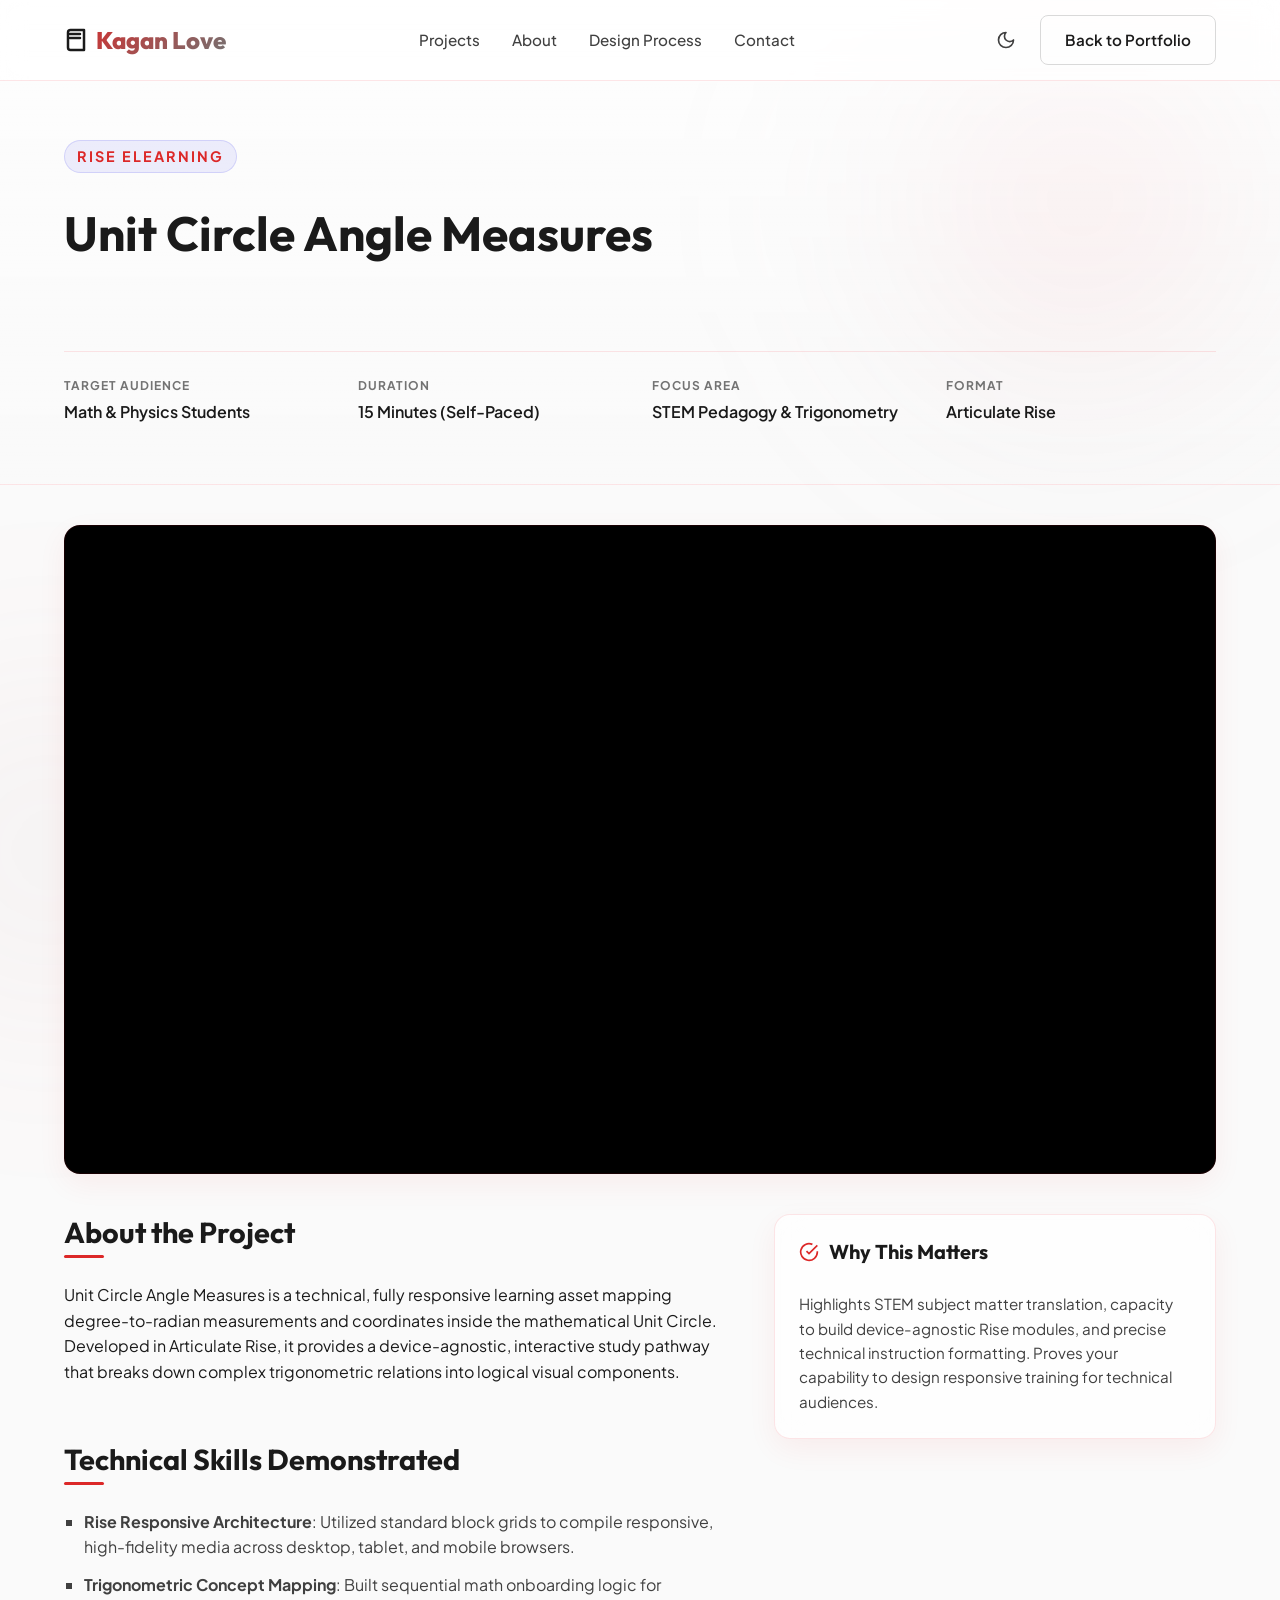
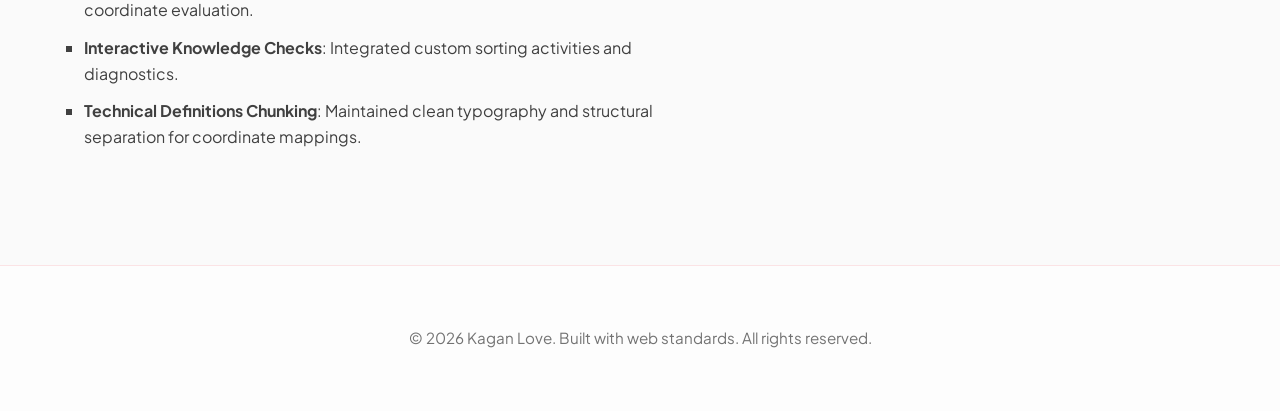
<file: projects/unit-circle.html>
<!DOCTYPE html>
<html lang="en">
<head>
    <meta charset="UTF-8">
    <meta name="viewport" content="width=device-width, initial-scale=1.0">
    <title>Unit Circle Angle Measures | Kagan Love</title>
    <meta name="description" content="Unit Circle Angle Measures eLearning module by Kagan Love.">
    <link rel="stylesheet" href="../css/styles.css">
</head>
<body>
    <div class="bg-glow"></div>
    <div class="bg-glow-left"></div>

    <!-- Header & Navigation -->
    <header id="main-header">
        <div class="container nav-container">
            <a href="../index.html" class="logo" id="header-logo">
                <svg width="24" height="24" viewBox="0 0 24 24" fill="none" stroke="currentColor" stroke-width="2.5" stroke-linecap="round" stroke-linejoin="round"><path d="M4 19.5v-15A2.5 2.5 0 0 1 6.5 2H20v20H6.5a2.5 2.5 0 0 1-2.5-2.5Z"></path><path d="M6 6h10"></path><path d="M6 10h10"></path></svg>
                <span>Kagan Love</span>
            </a>
            <nav>
                <ul class="nav-links">
                    <li><a href="../index.html#projects" class="nav-link">Projects</a></li>
                    <li><a href="../index.html#about" class="nav-link">About</a></li>
                    <li><a href="../index.html#process" class="nav-link">Design Process</a></li>
                    <li><a href="../index.html#contact" class="nav-link">Contact</a></li>
                </ul>
            </nav>
            <div class="nav-actions">
                <button class="theme-toggle" id="theme-toggle-btn" aria-label="Toggle Theme">
                    <svg id="theme-icon-sun" width="20" height="20" viewBox="0 0 24 24" fill="none" stroke="currentColor" stroke-width="2" stroke-linecap="round" stroke-linejoin="round"><circle cx="12" cy="12" r="4"></circle><path d="M12 2v2"></path><path d="M12 20v2"></path><path d="M4.93 4.93l1.41 1.41"></path><path d="M17.66 17.66l1.41 1.41"></path><path d="M2 12h2"></path><path d="M20 12h2"></path><path d="M6.34 17.66l-1.41 1.41"></path><path d="M19.07 4.93l-1.41 1.41"></path></svg>
                    <svg id="theme-icon-moon" width="20" height="20" viewBox="0 0 24 24" fill="none" stroke="currentColor" stroke-width="2" stroke-linecap="round" stroke-linejoin="round" style="display: none;"><path d="M12 3a6 6 0 0 0 9 9 9 9 0 1 1-9-9Z"></path></svg>
                </button>
                <a href="../index.html" class="btn btn-secondary">Back to Portfolio</a>
            </div>
        </div>
    </header>

    <!-- Project Hero -->
    <section class="case-study-hero">
        <div class="container case-study-header-grid">
            <div>
                <span class="hero-subtitle">Rise eLearning</span>
                <h1 class="case-study-title">Unit Circle Angle Measures</h1>
            </div>
            
            <div class="case-study-summary-grid">
                <div>
                    <div class="summary-item-label">Target Audience</div>
                    <div class="summary-item-value">Math & Physics Students</div>
                </div>
                <div>
                    <div class="summary-item-label">Duration</div>
                    <div class="summary-item-value">15 Minutes (Self-Paced)</div>
                </div>
                <div>
                    <div class="summary-item-label">Focus Area</div>
                    <div class="summary-item-value">STEM Pedagogy & Trigonometry</div>
                </div>
                <div>
                    <div class="summary-item-label">Format</div>
                    <div class="summary-item-value">Articulate Rise</div>
                </div>
            </div>
        </div>
    </section>

    <!-- Embedded Player -->
    <section class="container" style="padding-top: 40px;">
        <div class="embed-player-container" style="width: 100%; max-width: 1200px; margin: 0 auto 40px auto; border-radius: var(--radius-md); border: 1.5px solid var(--glass-border); background: #000; overflow: hidden; box-shadow: var(--glow-shadow);">
            <div class="embed-player-ratio" style="position: relative; padding-top: 56.25%; height: 0; width: 100%;">
                <iframe src="https://love-storylineportfolio3.s3.us-east-1.amazonaws.com/angle-measures-in-the-unit-circle-raw-Z3ieEg6i/content/index.html" style="position: absolute; top: 0; left: 0; width: 100%; height: 100%; border: none;" allowfullscreen></iframe>
            </div>
        </div>
    </section>

    <!-- Project Details -->
    <main class="case-study-content" style="padding-top: 0;">
        <div class="container cs-grid">
            <div>
                <section class="cs-section">
                    <h3>About the Project</h3>
                    <p>
                        Unit Circle Angle Measures is a technical, fully responsive learning asset mapping degree-to-radian measurements and coordinates inside the mathematical Unit Circle. Developed in Articulate Rise, it provides a device-agnostic, interactive study pathway that breaks down complex trigonometric relations into logical visual components.
                    </p>
                </section>

                <section class="cs-section">
                    <h3>Technical Skills Demonstrated</h3>
                    <ul class="skill-list" style="flex-direction: column; gap: 12px; list-style-type: square; padding-left: 20px;">
                        <li style="color: hsl(var(--text-secondary-hsl));"><strong>Rise Responsive Architecture</strong>: Utilized standard block grids to compile responsive, high-fidelity media across desktop, tablet, and mobile browsers.</li>
                        <li style="color: hsl(var(--text-secondary-hsl));"><strong>Trigonometric Concept Mapping</strong>: Built sequential math onboarding logic for coordinate evaluation.</li>
                        <li style="color: hsl(var(--text-secondary-hsl));"><strong>Interactive Knowledge Checks</strong>: Integrated custom sorting activities and diagnostics.</li>
                        <li style="color: hsl(var(--text-secondary-hsl));"><strong>Technical Definitions Chunking</strong>: Maintained clean typography and structural separation for coordinate mappings.</li>
                    </ul>
                </section>
            </div>

            <aside>
                <div class="glass-card persona-card">
                    <h3 class="skill-category-title" style="border-bottom:none; margin-bottom:16px;">
                        <svg viewBox="0 0 24 24" fill="none" stroke="currentColor" stroke-width="2"><path d="M22 11.08V12a10 10 0 1 1-5.93-9.14"></path><polyline points="22 4 12 14.01 9 11.01"></polyline></svg>
                        Why This Matters
                    </h3>
                    <p style="font-size: 0.95rem; color: hsl(var(--text-secondary-hsl)); line-height: 1.6;">
                        Highlights STEM subject matter translation, capacity to build device-agnostic Rise modules, and precise technical instruction formatting. Proves your capability to design responsive training for technical audiences.
                    </p>
                </div>
            </aside>
        </div>
    </main>

    <!-- Footer -->
    <footer>
        <div class="container">
            <p>&copy; 2026 Kagan Love. Built with web standards. All rights reserved.</p>
        </div>
    </footer>

    <script src="../js/app.js"></script>
</body>
</html>
</file>
<file: css/styles.css>
@import url('https://fonts.googleapis.com/css2?family=Outfit:wght@300;400;500;600;700;800&family=Plus+Jakarta+Sans:wght@300;400;500;600;700&display=swap');

/* CSS Custom Properties for Design System */
:root {
    /* Color Palette - Dark Mode default for technical premium feel */
    --bg-primary-hsl: 0, 0%, 4%; /* Black */
    --bg-secondary-hsl: 0, 0%, 8%;
    --bg-tertiary-hsl: 0, 0%, 12%;
    
    --text-primary-hsl: 0, 0%, 100%; /* White */
    --text-secondary-hsl: 0, 0%, 83%;
    --text-muted-hsl: 0, 0%, 64%; /* Silver */
    
    --primary-hsl: 0, 72%, 51%; /* Red */
    --secondary-hsl: 0, 0%, 64%; /* Silver */
    --accent-hsl: 0, 72%, 60%; /* Light Red */
    
    --success-hsl: 142, 71%, 45%;
    --error-hsl: 0, 84%, 60%;
    --warning-hsl: 38, 92%, 50%;

    --border-color-hsl: 0, 0%, 16%;
    --glass-bg: rgba(10, 10, 10, 0.7);
    --glass-border: rgba(255, 255, 255, 0.08);
    --glow-shadow: 0 0 25px rgba(229, 9, 20, 0.12);

    /* Fonts */
    --font-heading: 'Outfit', -apple-system, BlinkMacSystemFont, "Segoe UI", Roboto, sans-serif;
    --font-body: 'Plus Jakarta Sans', -apple-system, BlinkMacSystemFont, "Segoe UI", Roboto, sans-serif;
    --font-mono: 'Consolas', 'Fira Code', Courier, monospace;

    /* Spacing & Borders */
    --radius-sm: 8px;
    --radius-md: 16px;
    --radius-lg: 24px;
    --radius-xl: 32px;
    --transition-fast: 0.2s cubic-bezier(0.4, 0, 0.2, 1);
    --transition-normal: 0.3s cubic-bezier(0.4, 0, 0.2, 1);
    --transition-slow: 0.5s cubic-bezier(0.4, 0, 0.2, 1);
}

/* Light Theme Variables */
:root.light-theme {
    --bg-primary-hsl: 0, 0%, 98%; /* White */
    --bg-secondary-hsl: 0, 0%, 100%;
    --bg-tertiary-hsl: 0, 0%, 92%;
    
    --text-primary-hsl: 0, 0%, 10%; /* Black */
    --text-secondary-hsl: 0, 0%, 25%;
    --text-muted-hsl: 0, 0%, 45%;
    
    --primary-hsl: 0, 72%, 51%; /* Red */
    --secondary-hsl: 0, 0%, 45%; /* Silver/Slate */
    --accent-hsl: 0, 72%, 40%;
    
    --border-color-hsl: 0, 0%, 85%;
    --glass-bg: rgba(255, 255, 255, 0.7);
    --glass-border: rgba(229, 9, 20, 0.1);
    --glow-shadow: 0 10px 30px rgba(229, 9, 20, 0.06);
}

/* Reset & Base Styles */
*, *::before, *::after {
    box-sizing: border-box;
    margin: 0;
    padding: 0;
}

html {
    scroll-behavior: smooth;
    font-size: 16px;
}

body {
    background-color: hsl(var(--bg-primary-hsl));
    color: hsl(var(--text-primary-hsl));
    font-family: var(--font-body);
    line-height: 1.6;
    overflow-x: hidden;
    transition: background-color var(--transition-normal), color var(--transition-normal);
}

h1, h2, h3, h4, h5, h6 {
    font-family: var(--font-heading);
    font-weight: 700;
    color: hsl(var(--text-primary-hsl));
    line-height: 1.25;
}

a {
    color: inherit;
    text-decoration: none;
    transition: color var(--transition-fast);
}

button, input, textarea, select {
    font-family: inherit;
    font-size: inherit;
}

/* Background Gradients & Glow effects */
.bg-glow {
    position: absolute;
    width: 600px;
    height: 600px;
    background: radial-gradient(circle, rgba(229, 9, 20, 0.1) 0%, rgba(163, 163, 163, 0.03) 50%, transparent 100%);
    top: -100px;
    right: -100px;
    z-index: -1;
    filter: blur(80px);
    pointer-events: none;
    border-radius: 50%;
}

.bg-glow-left {
    position: absolute;
    width: 500px;
    height: 500px;
    background: radial-gradient(circle, rgba(163, 163, 163, 0.08) 0%, rgba(229, 9, 20, 0.02) 50%, transparent 100%);
    top: 600px;
    left: -200px;
    z-index: -1;
    filter: blur(80px);
    pointer-events: none;
    border-radius: 50%;
}

/* Structural Components */
.container {
    width: 100%;
    max-width: 1200px;
    margin: 0 auto;
    padding: 0 24px;
}

header {
    position: fixed;
    top: 0;
    left: 0;
    width: 100%;
    z-index: 1000;
    background: var(--glass-bg);
    backdrop-filter: blur(12px);
    -webkit-backdrop-filter: blur(12px);
    border-bottom: 1px solid var(--glass-border);
    transition: all var(--transition-normal);
}

.nav-container {
    display: flex;
    justify-content: space-between;
    align-items: center;
    height: 80px;
}

.logo {
    font-family: var(--font-heading);
    font-size: 1.5rem;
    font-weight: 800;
    background: linear-gradient(135deg, hsl(var(--primary-hsl)), hsl(var(--secondary-hsl)));
    -webkit-background-clip: text;
    -webkit-text-fill-color: transparent;
    display: flex;
    align-items: center;
    gap: 8px;
}

.nav-links {
    display: flex;
    gap: 32px;
    list-style: none;
    align-items: center;
}

.nav-link {
    font-size: 0.95rem;
    font-weight: 500;
    color: hsl(var(--text-secondary-hsl));
    position: relative;
    padding: 8px 0;
}

.nav-link::after {
    content: '';
    position: absolute;
    bottom: 0;
    left: 0;
    width: 0;
    height: 2px;
    background: linear-gradient(90deg, hsl(var(--primary-hsl)), hsl(var(--secondary-hsl)));
    transition: width var(--transition-normal);
}

.nav-link:hover {
    color: hsl(var(--text-primary-hsl));
}

.nav-link:hover::after,
.nav-link.active::after {
    width: 100%;
}

.nav-actions {
    display: flex;
    align-items: center;
    gap: 16px;
}

/* Buttons */
.btn {
    display: inline-flex;
    align-items: center;
    gap: 8px;
    padding: 12px 24px;
    border-radius: var(--radius-sm);
    font-weight: 600;
    cursor: pointer;
    transition: all var(--transition-fast);
    border: none;
    font-size: 0.95rem;
}

.btn-primary {
    background: linear-gradient(135deg, hsl(var(--primary-hsl)), hsl(var(--secondary-hsl)));
    color: #fff;
    box-shadow: 0 4px 15px rgba(229, 9, 20, 0.25);
}

.btn-primary:hover {
    transform: translateY(-2px);
    box-shadow: 0 6px 20px rgba(229, 9, 20, 0.35);
}

.btn-secondary {
    background: transparent;
    color: hsl(var(--text-primary-hsl));
    border: 1.5px solid hsl(var(--border-color-hsl));
}

.btn-secondary:hover {
    background: hsl(var(--border-color-hsl));
    transform: translateY(-2px);
}

.theme-toggle {
    background: none;
    border: none;
    color: hsl(var(--text-secondary-hsl));
    cursor: pointer;
    font-size: 1.25rem;
    padding: 8px;
    display: flex;
    align-items: center;
    justify-content: center;
    border-radius: 50%;
    transition: all var(--transition-fast);
}

.theme-toggle:hover {
    background: hsl(var(--border-color-hsl));
    color: hsl(var(--text-primary-hsl));
}

/* Glassmorphism Cards */
.glass-card {
    background: var(--glass-bg);
    border: 1px solid var(--glass-border);
    border-radius: var(--radius-md);
    padding: 32px;
    backdrop-filter: blur(16px);
    -webkit-backdrop-filter: blur(16px);
    box-shadow: var(--glow-shadow);
    transition: transform var(--transition-normal), box-shadow var(--transition-normal), border var(--transition-normal);
}

.glass-card:hover {
    transform: translateY(-4px);
    border-color: rgba(229, 9, 20, 0.3);
}

/* Hero Section */
.hero {
    position: relative;
    padding: 160px 0 80px 0;
    min-height: 90vh;
    display: flex;
    align-items: center;
}

.hero-grid {
    display: grid;
    grid-template-columns: 1.2fr 0.8fr;
    gap: 48px;
    align-items: center;
}

.hero-subtitle {
    font-size: 0.9rem;
    font-weight: 700;
    text-transform: uppercase;
    letter-spacing: 2px;
    color: hsl(var(--primary-hsl));
    margin-bottom: 16px;
    display: inline-block;
    padding: 4px 12px;
    background: rgba(99, 102, 241, 0.1);
    border-radius: 20px;
    border: 1px solid rgba(99, 102, 241, 0.2);
}

.hero-title {
    font-size: 4rem;
    font-weight: 800;
    margin-bottom: 24px;
    letter-spacing: -1px;
}

.hero-title span {
    background: linear-gradient(135deg, hsl(var(--primary-hsl)) 30%, hsl(var(--secondary-hsl)));
    -webkit-background-clip: text;
    -webkit-text-fill-color: transparent;
}

.hero-description {
    font-size: 1.15rem;
    color: hsl(var(--text-secondary-hsl));
    margin-bottom: 40px;
    max-width: 600px;
}

.hero-ctas {
    display: flex;
    gap: 16px;
}

.hero-visual {
    position: relative;
    display: flex;
    justify-content: center;
    align-items: center;
}

.hero-graphic-circle {
    width: 320px;
    height: 320px;
    border-radius: 50%;
    background: linear-gradient(135deg, rgba(229,9,20,0.15) 0%, rgba(163,163,163,0.15) 100%);
    border: 1.5px dashed hsl(var(--primary-hsl));
    display: flex;
    justify-content: center;
    align-items: center;
    animation: rotate 30s linear infinite;
}

.hero-graphic-inner {
    width: 240px;
    height: 240px;
    border-radius: 50%;
    background: var(--glass-bg);
    border: 1px solid var(--glass-border);
    backdrop-filter: blur(20px);
    display: flex;
    flex-direction: column;
    justify-content: center;
    align-items: center;
    text-align: center;
    padding: 24px;
    box-shadow: var(--glow-shadow);
    animation: counter-rotate 30s linear infinite;
}

.hero-graphic-stat {
    font-size: 2.5rem;
    font-weight: 800;
    color: hsl(var(--text-primary-hsl));
}

.hero-graphic-label {
    font-size: 0.8rem;
    font-weight: 600;
    text-transform: uppercase;
    color: hsl(var(--text-muted-hsl));
    letter-spacing: 1px;
}

@keyframes rotate {
    from { transform: rotate(0deg); }
    to { transform: rotate(360deg); }
}

@keyframes rotate-slow {
    from { transform: rotate(0deg); }
    to { transform: rotate(360deg); }
}

@keyframes counter-rotate {
    from { transform: rotate(360deg); }
    to { transform: rotate(0deg); }
}

/* Portfolio Section */
.section {
    padding: 100px 0;
    position: relative;
}

.section-header {
    text-align: center;
    margin-bottom: 64px;
}

.section-subtitle {
    font-size: 0.85rem;
    font-weight: 700;
    text-transform: uppercase;
    color: hsl(var(--primary-hsl));
    letter-spacing: 2px;
    margin-bottom: 12px;
    display: block;
}

.section-title {
    font-size: 2.5rem;
    margin-bottom: 16px;
}

.section-desc {
    color: hsl(var(--text-secondary-hsl));
    max-width: 600px;
    margin: 0 auto;
}

/* Filters */
.filter-tabs {
    display: flex;
    justify-content: center;
    gap: 12px;
    margin-bottom: 48px;
    flex-wrap: wrap;
}

.filter-tab {
    padding: 10px 20px;
    border-radius: 30px;
    background: var(--glass-bg);
    border: 1px solid var(--glass-border);
    color: hsl(var(--text-secondary-hsl));
    font-weight: 600;
    font-size: 0.9rem;
    cursor: pointer;
    transition: all var(--transition-fast);
}

.filter-tab:hover {
    border-color: hsl(var(--primary-hsl));
    color: hsl(var(--text-primary-hsl));
}

.filter-tab.active {
    background: hsl(var(--primary-hsl));
    color: #fff;
    border-color: hsl(var(--primary-hsl));
    box-shadow: 0 4px 15px rgba(229, 9, 20, 0.25);
}

/* Projects Grid */
.projects-grid {
    display: grid;
    grid-template-columns: repeat(auto-fill, minmax(350px, 1fr));
    gap: 32px;
}

.project-card {
    display: flex;
    flex-direction: column;
    height: 100%;
    overflow: hidden;
    padding: 0;
}

.project-thumbnail-link {
    display: block;
    width: 100%;
    overflow: hidden;
}

.project-thumbnail {
    width: 100%;
    height: 200px;
    background: linear-gradient(135deg, rgba(229,9,20,0.08) 0%, rgba(163,163,163,0.08) 100%);
    position: relative;
    border-bottom: 1px solid var(--glass-border);
    display: flex;
    justify-content: center;
    align-items: center;
}

.project-thumbnail svg {
    width: 64px;
    height: 64px;
    opacity: 0.8;
    color: hsl(var(--primary-hsl));
    transition: transform var(--transition-normal);
}

.project-card:hover .project-thumbnail svg {
    transform: scale(1.1) rotate(5deg);
}

.project-content {
    padding: 28px;
    display: flex;
    flex-direction: column;
    flex-grow: 1;
}

.project-tag {
    font-size: 0.75rem;
    font-weight: 700;
    text-transform: uppercase;
    color: hsl(var(--accent-hsl));
    margin-bottom: 12px;
    display: inline-block;
}

.project-title {
    font-size: 1.4rem;
    margin-bottom: 12px;
}

.project-desc {
    font-size: 0.95rem;
    color: hsl(var(--text-secondary-hsl));
    margin-bottom: 24px;
    flex-grow: 1;
}

.project-meta {
    display: flex;
    justify-content: space-between;
    align-items: center;
    padding-top: 20px;
    border-top: 1px solid var(--glass-border);
}

.project-metrics {
    display: flex;
    gap: 12px;
    font-size: 0.8rem;
    color: hsl(var(--text-muted-hsl));
}

.project-metric {
    display: flex;
    align-items: center;
    gap: 4px;
}

.project-link {
    font-weight: 600;
    font-size: 0.9rem;
    color: hsl(var(--primary-hsl));
    display: flex;
    align-items: center;
    gap: 4px;
}

.project-link:hover {
    color: hsl(var(--secondary-hsl));
}

/* Skills Section */
.skills-grid {
    display: grid;
    grid-template-columns: repeat(auto-fit, minmax(280px, 1fr));
    gap: 32px;
}

.skill-category-title {
    font-size: 1.25rem;
    margin-bottom: 24px;
    display: flex;
    align-items: center;
    gap: 10px;
    border-bottom: 1.5px solid hsl(var(--border-color-hsl));
    padding-bottom: 12px;
}

.skill-category-title svg {
    color: hsl(var(--primary-hsl));
    width: 20px;
    height: 20px;
}

.skill-list {
    display: flex;
    flex-wrap: wrap;
    gap: 10px;
    list-style: none;
}

.skill-tag {
    padding: 8px 16px;
    background: var(--glass-bg);
    border: 1px solid var(--glass-border);
    border-radius: var(--radius-sm);
    font-size: 0.9rem;
    font-weight: 500;
    color: hsl(var(--text-secondary-hsl));
    transition: all var(--transition-fast);
}

.skill-tag:hover {
    background: hsl(var(--primary-hsl));
    color: #fff;
    border-color: hsl(var(--primary-hsl));
    transform: translateY(-2px);
}

/* Case Study / Project Pages specifically */
.case-study-hero {
    padding: 140px 0 60px 0;
    background: linear-gradient(180deg, var(--glass-bg) 0%, transparent 100%);
    border-bottom: 1px solid var(--glass-border);
}

.case-study-header-grid {
    display: grid;
    grid-template-columns: 1fr;
    gap: 24px;
}

.case-study-title {
    font-size: 3rem;
    line-height: 1.2;
    margin-top: 16px;
    margin-bottom: 24px;
}

.case-study-summary-grid {
    display: grid;
    grid-template-columns: repeat(4, 1fr);
    gap: 24px;
    margin-top: 40px;
    border-top: 1px solid var(--glass-border);
    padding-top: 24px;
}

.summary-item-label {
    font-size: 0.75rem;
    font-weight: 700;
    color: hsl(var(--text-muted-hsl));
    text-transform: uppercase;
    letter-spacing: 1px;
}

.summary-item-value {
    font-size: 1rem;
    font-weight: 600;
    color: hsl(var(--text-primary-hsl));
    margin-top: 4px;
}

.case-study-content {
    padding: 60px 0;
}

.cs-grid {
    display: grid;
    grid-template-columns: 1.8fr 1.2fr;
    gap: 48px;
}

.cs-section {
    margin-bottom: 56px;
}

.cs-section h3 {
    font-size: 1.8rem;
    margin-bottom: 24px;
    position: relative;
    padding-bottom: 8px;
}

.cs-section h3::after {
    content: '';
    position: absolute;
    bottom: 0;
    left: 0;
    width: 40px;
    height: 3px;
    background: hsl(var(--primary-hsl));
    border-radius: 2px;
}

/* Learner Persona Cards */
.persona-card {
    background: var(--glass-bg);
    border: 1px solid var(--glass-border);
    border-radius: var(--radius-md);
    padding: 24px;
    margin-bottom: 24px;
}

.persona-header {
    display: flex;
    align-items: center;
    gap: 16px;
    margin-bottom: 20px;
    border-bottom: 1px solid var(--glass-border);
    padding-bottom: 16px;
}

.persona-avatar {
    width: 60px;
    height: 60px;
    border-radius: 50%;
    background: linear-gradient(135deg, hsl(var(--primary-hsl)), hsl(var(--secondary-hsl)));
    display: flex;
    justify-content: center;
    align-items: center;
    font-size: 1.5rem;
    color: white;
}

.persona-title h4 {
    font-size: 1.2rem;
    margin-bottom: 2px;
}

.persona-title span {
    font-size: 0.8rem;
    color: hsl(var(--accent-hsl));
    text-transform: uppercase;
    font-weight: 700;
}

.persona-details {
    display: grid;
    grid-template-columns: 1fr 1fr;
    gap: 16px;
    font-size: 0.9rem;
}

.persona-detail-item strong {
    display: block;
    font-size: 0.75rem;
    color: hsl(var(--text-muted-hsl));
    text-transform: uppercase;
    margin-bottom: 2px;
}

/* Learning Objectives */
.objectives-grid {
    display: grid;
    grid-template-columns: 1fr;
    gap: 16px;
}

.objective-item {
    display: flex;
    gap: 16px;
    background: var(--glass-bg);
    border: 1px solid var(--glass-border);
    border-radius: var(--radius-sm);
    padding: 18px;
    align-items: flex-start;
}

.objective-icon {
    width: 32px;
    height: 32px;
    background: rgba(229, 9, 20, 0.1);
    color: hsl(var(--primary-hsl));
    border-radius: 8px;
    display: flex;
    justify-content: center;
    align-items: center;
    font-size: 1rem;
    font-weight: 800;
    flex-shrink: 0;
}

.objective-content p {
    font-size: 0.95rem;
}

.objective-bloom {
    font-size: 0.7rem;
    text-transform: uppercase;
    font-weight: 700;
    color: hsl(var(--accent-hsl));
    margin-top: 4px;
    display: inline-block;
}

/* Timeline Component */
.timeline {
    position: relative;
    padding-left: 32px;
    margin-top: 24px;
}

.timeline::before {
    content: '';
    position: absolute;
    left: 7px;
    top: 10px;
    bottom: 10px;
    width: 2px;
    background: hsl(var(--border-color-hsl));
}

.timeline-item {
    position: relative;
    margin-bottom: 32px;
}

.timeline-marker {
    position: absolute;
    left: -32px;
    top: 6px;
    width: 16px;
    height: 16px;
    border-radius: 50%;
    background: hsl(var(--bg-secondary-hsl));
    border: 3px solid hsl(var(--primary-hsl));
    z-index: 2;
    transition: all var(--transition-fast);
}

.timeline-item:hover .timeline-marker {
    background: hsl(var(--secondary-hsl));
    transform: scale(1.2);
}

.timeline-item-title {
    font-size: 1.15rem;
    font-weight: 700;
    margin-bottom: 8px;
    display: flex;
    justify-content: space-between;
    align-items: center;
}

.timeline-duration {
    font-size: 0.8rem;
    color: hsl(var(--accent-hsl));
    font-weight: 600;
}

.timeline-card {
    background: var(--glass-bg);
    border: 1px solid var(--glass-border);
    border-radius: var(--radius-sm);
    padding: 20px;
}

/* Simulated Hands-on Lab */
.lab-simulator {
    background: #0b0f19;
    border: 1px solid var(--glass-border);
    border-radius: var(--radius-md);
    overflow: hidden;
    margin-top: 24px;
}

.lab-header {
    background: #141c2f;
    padding: 12px 20px;
    display: flex;
    justify-content: space-between;
    align-items: center;
    border-bottom: 1px solid var(--glass-border);
}

.lab-tabs {
    display: flex;
    gap: 8px;
}

.lab-tab {
    padding: 6px 14px;
    background: transparent;
    border: none;
    color: hsl(var(--text-muted-hsl));
    font-size: 0.85rem;
    font-weight: 600;
    cursor: pointer;
    border-radius: var(--radius-sm);
    transition: all var(--transition-fast);
}

.lab-tab:hover {
    color: hsl(var(--text-primary-hsl));
}

.lab-tab.active {
    background: rgba(255,255,255,0.06);
    color: hsl(var(--text-primary-hsl));
}

.lab-copy-btn {
    background: none;
    border: none;
    color: hsl(var(--text-muted-hsl));
    cursor: pointer;
    display: flex;
    align-items: center;
    gap: 6px;
    font-size: 0.8rem;
    padding: 4px 8px;
    border-radius: 4px;
    transition: all var(--transition-fast);
}

.lab-copy-btn:hover {
    color: hsl(var(--text-primary-hsl));
    background: rgba(255,255,255,0.05);
}

.lab-content {
    padding: 20px;
}

.lab-pane {
    display: none;
}

.lab-pane.active {
    display: block;
}

.lab-code {
    font-family: var(--font-mono);
    font-size: 0.9rem;
    color: #e2e8f0;
    overflow-x: auto;
    white-space: pre;
    line-height: 1.5;
}

.lab-code-comment { color: #64748b; }
.lab-code-keyword { color: #f43f5e; }
.lab-code-string { color: #10b981; }
.lab-code-function { color: #3b82f6; }
.lab-code-variable { color: #f59e0b; }

/* Interactive Simulated Video Player */
.video-sim {
    background: var(--bg-secondary-hsl);
    border: 1px solid var(--glass-border);
    border-radius: var(--radius-md);
    overflow: hidden;
    margin-top: 24px;
    box-shadow: var(--glow-shadow);
}

.video-screen {
    width: 100%;
    aspect-ratio: 16/9;
    background: #000;
    position: relative;
    display: flex;
    justify-content: center;
    align-items: center;
    overflow: hidden;
}

.video-slide {
    position: absolute;
    width: 100%;
    height: 100%;
    display: flex;
    flex-direction: column;
    justify-content: center;
    align-items: center;
    text-align: center;
    padding: 40px;
    opacity: 0;
    pointer-events: none;
    transition: opacity var(--transition-normal);
}

.video-slide.active {
    opacity: 1;
    pointer-events: auto;
}

.video-slide-bg {
    position: absolute;
    width: 100%;
    height: 100%;
    background: radial-gradient(circle, rgba(229, 9, 20, 0.15) 0%, transparent 80%);
    z-index: 1;
}

.video-slide-content {
    position: relative;
    z-index: 2;
}

.video-slide h4 {
    font-size: 1.8rem;
    margin-bottom: 16px;
    background: linear-gradient(135deg, hsl(var(--primary-hsl)), hsl(var(--secondary-hsl)));
    -webkit-background-clip: text;
    -webkit-text-fill-color: transparent;
}

.video-slide p {
    font-size: 1.1rem;
    color: #cbd5e1;
    max-width: 600px;
    margin: 0 auto;
}

.video-controls {
    background: #0f172a;
    padding: 16px 24px;
    display: flex;
    justify-content: space-between;
    align-items: center;
    border-top: 1px solid var(--glass-border);
}

.video-play-btn {
    width: 48px;
    height: 48px;
    border-radius: 50%;
    background: hsl(var(--primary-hsl));
    border: none;
    color: white;
    cursor: pointer;
    display: flex;
    justify-content: center;
    align-items: center;
    font-size: 1.2rem;
    transition: all var(--transition-fast);
}

.video-play-btn:hover {
    background: hsl(var(--secondary-hsl));
    transform: scale(1.05);
}

.video-progress-container {
    flex-grow: 1;
    margin: 0 20px;
    display: flex;
    flex-direction: column;
    gap: 4px;
}

.video-progress-bar {
    height: 6px;
    background: rgba(255,255,255,0.1);
    border-radius: 3px;
    overflow: hidden;
}

.video-progress-fill {
    height: 100%;
    width: 0%;
    background: linear-gradient(90deg, hsl(var(--primary-hsl)), hsl(var(--accent-hsl)));
    transition: width var(--transition-fast);
}

.video-time {
    font-size: 0.8rem;
    color: hsl(var(--text-muted-hsl));
    font-family: var(--font-mono);
}

/* Quiz Style rules */
.quiz-container {
    background: var(--glass-bg);
    border: 1px solid var(--glass-border);
    border-radius: var(--radius-md);
    padding: 32px;
    margin-top: 24px;
    box-shadow: var(--glow-shadow);
}

.quiz-header {
    display: flex;
    justify-content: space-between;
    margin-bottom: 24px;
    border-bottom: 1.5px solid hsl(var(--border-color-hsl));
    padding-bottom: 16px;
    align-items: center;
}

.quiz-counter {
    font-size: 0.9rem;
    font-weight: 700;
    color: hsl(var(--primary-hsl));
    background: rgba(229, 9, 20, 0.1);
    padding: 4px 12px;
    border-radius: 12px;
}

.quiz-score {
    font-weight: 700;
    font-size: 0.95rem;
}

.quiz-question {
    font-size: 1.25rem;
    font-weight: 700;
    margin-bottom: 24px;
}

.quiz-options {
    display: flex;
    flex-direction: column;
    gap: 12px;
}

.quiz-option {
    padding: 16px 20px;
    background: rgba(255, 255, 255, 0.02);
    border: 1px solid var(--glass-border);
    border-radius: var(--radius-sm);
    color: hsl(var(--text-secondary-hsl));
    cursor: pointer;
    font-weight: 500;
    text-align: left;
    transition: all var(--transition-fast);
    display: flex;
    align-items: center;
    justify-content: space-between;
}

.quiz-option:hover {
    background: rgba(255, 255, 255, 0.05);
    border-color: hsl(var(--primary-hsl));
    color: hsl(var(--text-primary-hsl));
}

.quiz-option.selected {
    border-color: hsl(var(--primary-hsl));
    background: rgba(229, 9, 20, 0.08);
    color: hsl(var(--text-primary-hsl));
}

.quiz-option.correct {
    border-color: hsl(var(--success-hsl)) !important;
    background: rgba(16, 185, 129, 0.08) !important;
    color: #10b981 !important;
}

.quiz-option.incorrect {
    border-color: hsl(var(--error-hsl)) !important;
    background: rgba(244, 63, 94, 0.08) !important;
    color: #f43f5e !important;
}

.quiz-feedback {
    margin-top: 24px;
    padding: 20px;
    background: rgba(255,255,255,0.03);
    border: 1.5px solid hsl(var(--border-color-hsl));
    border-radius: var(--radius-sm);
    display: none;
}

.quiz-feedback.show {
    display: block;
    animation: fadeIn var(--transition-normal);
}

.quiz-feedback-title {
    font-weight: 700;
    margin-bottom: 8px;
    font-size: 1.05rem;
}

.quiz-feedback.correct-feedback {
    border-color: hsl(var(--success-hsl));
    background: rgba(16, 185, 129, 0.03);
}

.quiz-feedback.correct-feedback .quiz-feedback-title {
    color: #10b981;
}

.quiz-feedback.incorrect-feedback {
    border-color: hsl(var(--error-hsl));
    background: rgba(244, 63, 94, 0.03);
}

.quiz-feedback.incorrect-feedback .quiz-feedback-title {
    color: #f43f5e;
}

.quiz-actions {
    display: flex;
    justify-content: flex-end;
    margin-top: 24px;
}

.quiz-results {
    text-align: center;
    padding: 32px 0;
    display: none;
}

.quiz-results.show {
    display: block;
    animation: scaleIn var(--transition-normal);
}

.quiz-results-score {
    font-size: 3rem;
    font-weight: 800;
    color: hsl(var(--primary-hsl));
    margin-bottom: 16px;
}

/* Troubleshooting Accordion */
.accordion {
    display: flex;
    flex-direction: column;
    gap: 16px;
    margin-top: 24px;
}

.accordion-item {
    background: var(--glass-bg);
    border: 1px solid var(--glass-border);
    border-radius: var(--radius-sm);
    overflow: hidden;
}

.accordion-header {
    padding: 20px 24px;
    font-weight: 700;
    cursor: pointer;
    display: flex;
    justify-content: space-between;
    align-items: center;
    transition: all var(--transition-fast);
}

.accordion-header:hover {
    background: rgba(255,255,255,0.02);
}

.accordion-icon {
    transition: transform var(--transition-normal);
    color: hsl(var(--primary-hsl));
}

.accordion-item.active .accordion-icon {
    transform: rotate(180deg);
}

.accordion-content {
    max-height: 0;
    overflow: hidden;
    transition: max-height var(--transition-normal) ease-out, padding var(--transition-normal);
    background: rgba(0,0,0,0.1);
}

.accordion-item.active .accordion-content {
    max-height: 500px;
    padding: 24px;
    border-top: 1px solid var(--glass-border);
}

/* Accessibility & AI notes styling */
.notes-card {
    background: rgba(229, 9, 20, 0.05);
    border: 1px solid rgba(229, 9, 20, 0.15);
    border-radius: var(--radius-md);
    padding: 24px;
    margin-bottom: 32px;
}

.notes-card h4 {
    display: flex;
    align-items: center;
    gap: 8px;
    margin-bottom: 12px;
    color: hsl(var(--primary-hsl));
}

.notes-card p {
    font-size: 0.95rem;
}

/* Footer Section */
footer {
    background: var(--glass-bg);
    border-top: 1px solid var(--glass-border);
    padding: 60px 0;
    text-align: center;
    color: hsl(var(--text-muted-hsl));
    font-size: 0.95rem;
}

.footer-logo {
    margin-bottom: 24px;
    display: inline-flex;
}

.social-links {
    display: flex;
    justify-content: center;
    gap: 24px;
    margin-bottom: 24px;
    list-style: none;
}

.social-link {
    color: hsl(var(--text-secondary-hsl));
    font-size: 1.2rem;
}

.social-link:hover {
    color: hsl(var(--primary-hsl));
}

/* Animations */
@keyframes fadeIn {
    from { opacity: 0; transform: translateY(10px); }
    to { opacity: 1; transform: translateY(0); }
}

@keyframes scaleIn {
    from { opacity: 0; transform: scale(0.95); }
    to { opacity: 1; transform: scale(1); }
}

.fade-in {
    animation: fadeIn var(--transition-normal) forwards;
}

/* Project Modal Player Styles */
.project-modal {
    position: fixed;
    top: 0;
    left: 0;
    width: 100vw;
    height: 100vh;
    z-index: 2000;
    display: none;
    align-items: center;
    justify-content: center;
    padding: 24px;
}

.project-modal.show {
    display: flex;
}

.project-modal-backdrop {
    position: absolute;
    top: 0;
    left: 0;
    width: 100%;
    height: 100%;
    background: rgba(0, 0, 0, 0.85);
    backdrop-filter: blur(8px);
}

.project-modal-content {
    position: relative;
    width: 100%;
    max-width: 1100px;
    height: 90vh;
    max-height: 800px;
    z-index: 10;
    padding: 0;
    overflow: hidden;
    display: flex;
    flex-direction: column;
}

.project-modal-content:hover {
    transform: none; /* Disable card hover lift */
}

.modal-close-btn {
    position: absolute;
    top: 16px;
    right: 20px;
    background: none;
    border: none;
    color: #fff;
    font-size: 2rem;
    font-weight: 300;
    cursor: pointer;
    z-index: 20;
    transition: color var(--transition-fast);
}

.modal-close-btn:hover {
    color: hsl(var(--primary-hsl));
}

.modal-body-grid {
    display: grid;
    grid-template-columns: 1.3fr 0.7fr;
    height: 100%;
    width: 100%;
    overflow: hidden;
}

.modal-player-container {
    background: #000;
    position: relative;
    width: 100%;
    height: 100%;
    border-right: 1px solid var(--glass-border);
}

.modal-player-container iframe {
    position: absolute;
    top: 0;
    left: 0;
    width: 100%;
    height: 100%;
    border: none;
}

.modal-info-container {
    padding: 40px 32px;
    overflow-y: auto;
    display: flex;
    flex-direction: column;
    height: 100%;
    background: hsl(var(--bg-secondary-hsl));
}

.modal-project-title {
    font-size: 1.75rem;
    margin-bottom: 8px;
    margin-top: 8px;
    line-height: 1.2;
}

.modal-info-section {
    margin-top: 24px;
}

.modal-info-section h4 {
    font-size: 0.85rem;
    text-transform: uppercase;
    letter-spacing: 1px;
    color: hsl(var(--text-muted-hsl));
    margin-bottom: 8px;
    border-bottom: 1px solid var(--border-color-hsl);
    padding-bottom: 6px;
}

.modal-info-section p {
    font-size: 0.95rem;
    color: hsl(var(--text-secondary-hsl));
    line-height: 1.5;
}

.modal-skills-list {
    list-style-type: square;
    padding-left: 20px;
    font-size: 0.9rem;
    color: hsl(var(--text-secondary-hsl));
    line-height: 1.5;
}

.modal-skills-list li {
    margin-bottom: 6px;
}

.modal-info-actions {
    margin-top: auto;
    padding-top: 32px;
}

/* Responsive Styles */
@media (max-width: 1024px) {
    .hero-grid {
        grid-template-columns: 1.1fr 0.9fr;
        gap: 32px;
    }
    .cs-grid {
        grid-template-columns: 1fr;
    }
    .case-study-summary-grid {
        grid-template-columns: repeat(2, 1fr);
    }
}

@media (max-width: 768px) {
    .container {
        padding: 0 16px;
    }
    .nav-container {
        flex-wrap: wrap;
        height: auto;
        padding: 10px 16px;
        justify-content: space-between;
    }
    nav {
        order: 3;
        width: 100%;
        display: flex;
        justify-content: center;
        margin-top: 6px;
        border-top: 1.5px solid hsl(var(--border-color-hsl));
        padding-top: 8px;
    }
    .nav-links {
        display: flex;
        gap: 12px;
        margin: 0;
        padding: 0;
        list-style: none;
    }
    .nav-link {
        font-size: 0.8rem;
        padding: 4px 0;
    }
    .nav-actions .btn-primary {
        display: none !important; /* Hide primary CTA button on mobile header to save space */
    }

    /* Tighten vertical spacing across sections */
    .hero {
        padding: 90px 0 30px 0;
        min-height: auto;
    }
    .section {
        padding: 45px 0;
    }
    .section-header {
        margin-bottom: 28px;
    }
    .filter-tabs {
        margin-bottom: 24px;
    }

    /* Hero elements */
    .hero-grid {
        display: flex;
        flex-direction: row;
        align-items: center;
        gap: 20px;
        text-align: left;
    }
    .hero-content {
        flex: 1;
    }
    .hero-visual {
        flex-shrink: 0;
    }
    .hero-profile-photo {
        width: 100px !important;
        height: 100px !important;
        border-radius: var(--radius-md) !important; /* Keep as rounded square to match desktop style */
        border-width: 2px !important;
    }
    .hero-title {
        font-size: 1.8rem;
        margin-bottom: 12px;
    }
    .hero-description {
        font-size: 0.95rem;
        margin-bottom: 16px;
    }
    .hero-ctas {
        gap: 8px;
    }
    .btn {
        padding: 8px 16px;
        font-size: 0.85rem;
    }

    /* Case study subpages spacing */
    .case-study-hero {
        padding: 90px 0 30px 0;
    }
    .case-study-title {
        font-size: 2rem;
        margin-bottom: 16px;
    }
    .case-study-summary-grid {
        grid-template-columns: repeat(2, 1fr);
        gap: 16px;
        margin-top: 24px;
        padding-top: 16px;
    }
    .case-study-content {
        padding: 30px 0;
    }
    .cs-section {
        margin-bottom: 32px;
    }
    .cs-section h3 {
        font-size: 1.4rem;
        margin-bottom: 16px;
    }

    .projects-grid {
        grid-template-columns: repeat(auto-fit, minmax(270px, 1fr));
        gap: 24px;
    }
    .skills-grid {
        grid-template-columns: 1fr 1fr;
        gap: 20px;
    }
    #about-card-bio {
        grid-column: 1 / -1;
    }
    .timeline::before {
        left: 7px;
    }
    .timeline-item-title {
        flex-direction: column;
        align-items: flex-start;
        gap: 4px;
    }
}

@media (max-width: 576px) {
    .projects-grid {
        grid-template-columns: 1fr;
    }
    .project-card {
        flex-direction: row;
        align-items: stretch;
        height: auto;
    }
    .project-thumbnail-link {
        width: 110px;
        flex-shrink: 0;
    }
    .project-thumbnail {
        height: 100%;
        border-bottom: none;
        border-right: 1px solid var(--glass-border);
    }
    .project-content {
        padding: 16px;
    }
    .project-desc {
        font-size: 0.85rem;
        margin-bottom: 8px;
        display: -webkit-box;
        -webkit-line-clamp: 2;
        -webkit-box-orient: vertical;
        overflow: hidden;
    }
    .project-title {
        font-size: 1.1rem;
        margin-bottom: 6px;
    }
    .project-tag {
        font-size: 0.7rem;
        margin-bottom: 6px;
    }
    .project-meta {
        padding-top: 8px;
    }

    /* Extra tight styling for very small mobile screens */
    .logo {
        font-size: 1.15rem;
    }
    .nav-links {
        gap: 8px;
    }
    .nav-link {
        font-size: 0.75rem;
    }
    .hero-grid {
        gap: 16px;
    }
    .hero-profile-photo {
        width: 85px !important;
        height: 85px !important;
    }
    .hero-title {
        font-size: 1.5rem;
    }
    .hero-description {
        font-size: 0.85rem;
    }
}

/* Embedded Project Page Styles */
.embed-player-container {
    width: 100%;
    max-width: 1200px;
    margin: 0 auto 40px auto;
    border-radius: var(--radius-md);
    border: 1px solid var(--glass-border);
    background: #000;
    overflow: hidden;
    box-shadow: var(--glow-shadow);
}

.embed-player-ratio {
    position: relative;
    padding-top: 56.25%; /* 16:9 aspect ratio */
    height: 0;
}

.embed-player-ratio iframe {
    position: absolute;
    top: 0;
    left: 0;
    width: 100%;
    height: 100%;
    border: none;
}


/* Hero Profile Photo Styling */
.hero-profile-photo {
    width: 280px;
    height: 280px;
    border-radius: var(--radius-xl);
    border: 3px solid hsl(var(--secondary-hsl)); /* Silver */
    box-shadow: 0 10px 30px rgba(229, 9, 20, 0.15); /* Red glow */
    object-fit: cover;
    transition: transform var(--transition-normal);
}
.hero-profile-photo:hover {
    transform: scale(1.03);
    border-color: hsl(var(--primary-hsl)); /* Red on hover */
}

/* Project Card Thumbnail Images */
.project-thumb-img {
    width: 100%;
    height: 100%;
    object-fit: cover;
    transition: transform var(--transition-normal);
}
.project-card:hover .project-thumb-img {
    transform: scale(1.05);
}
</file>
